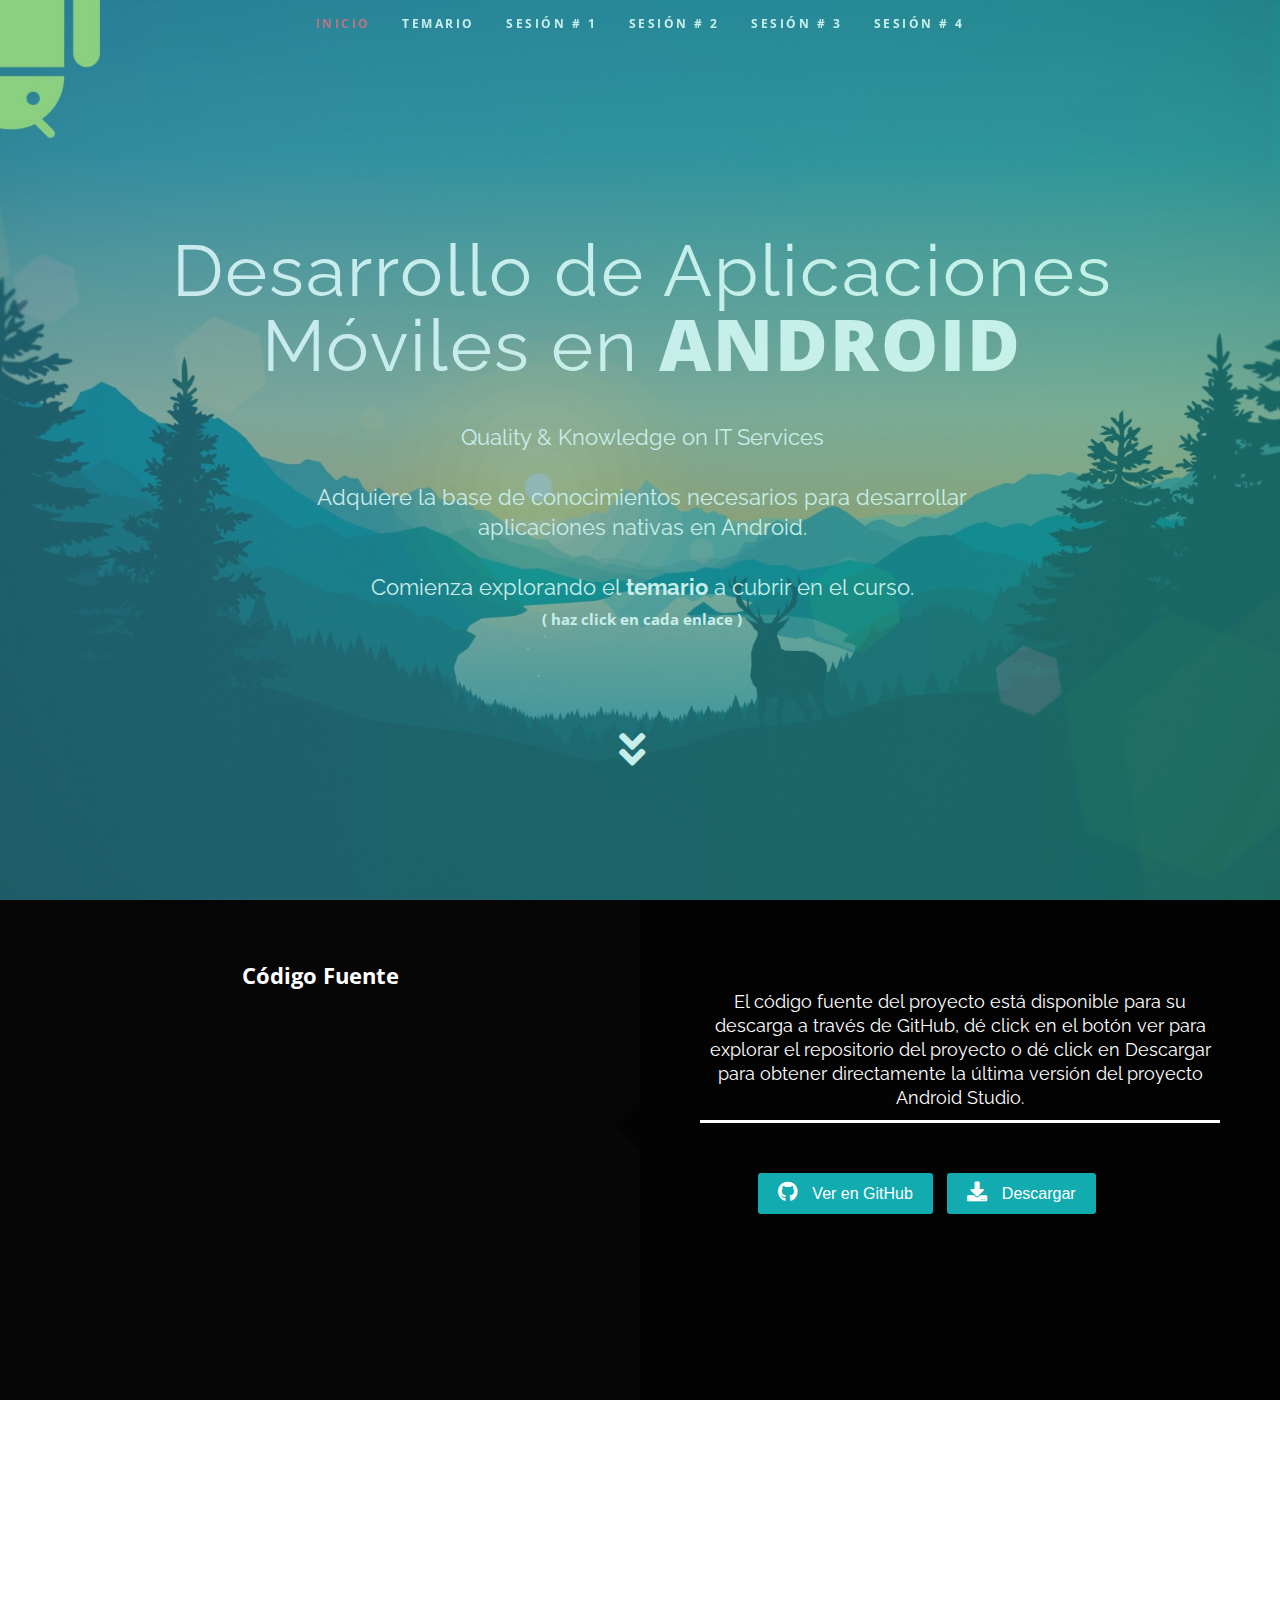
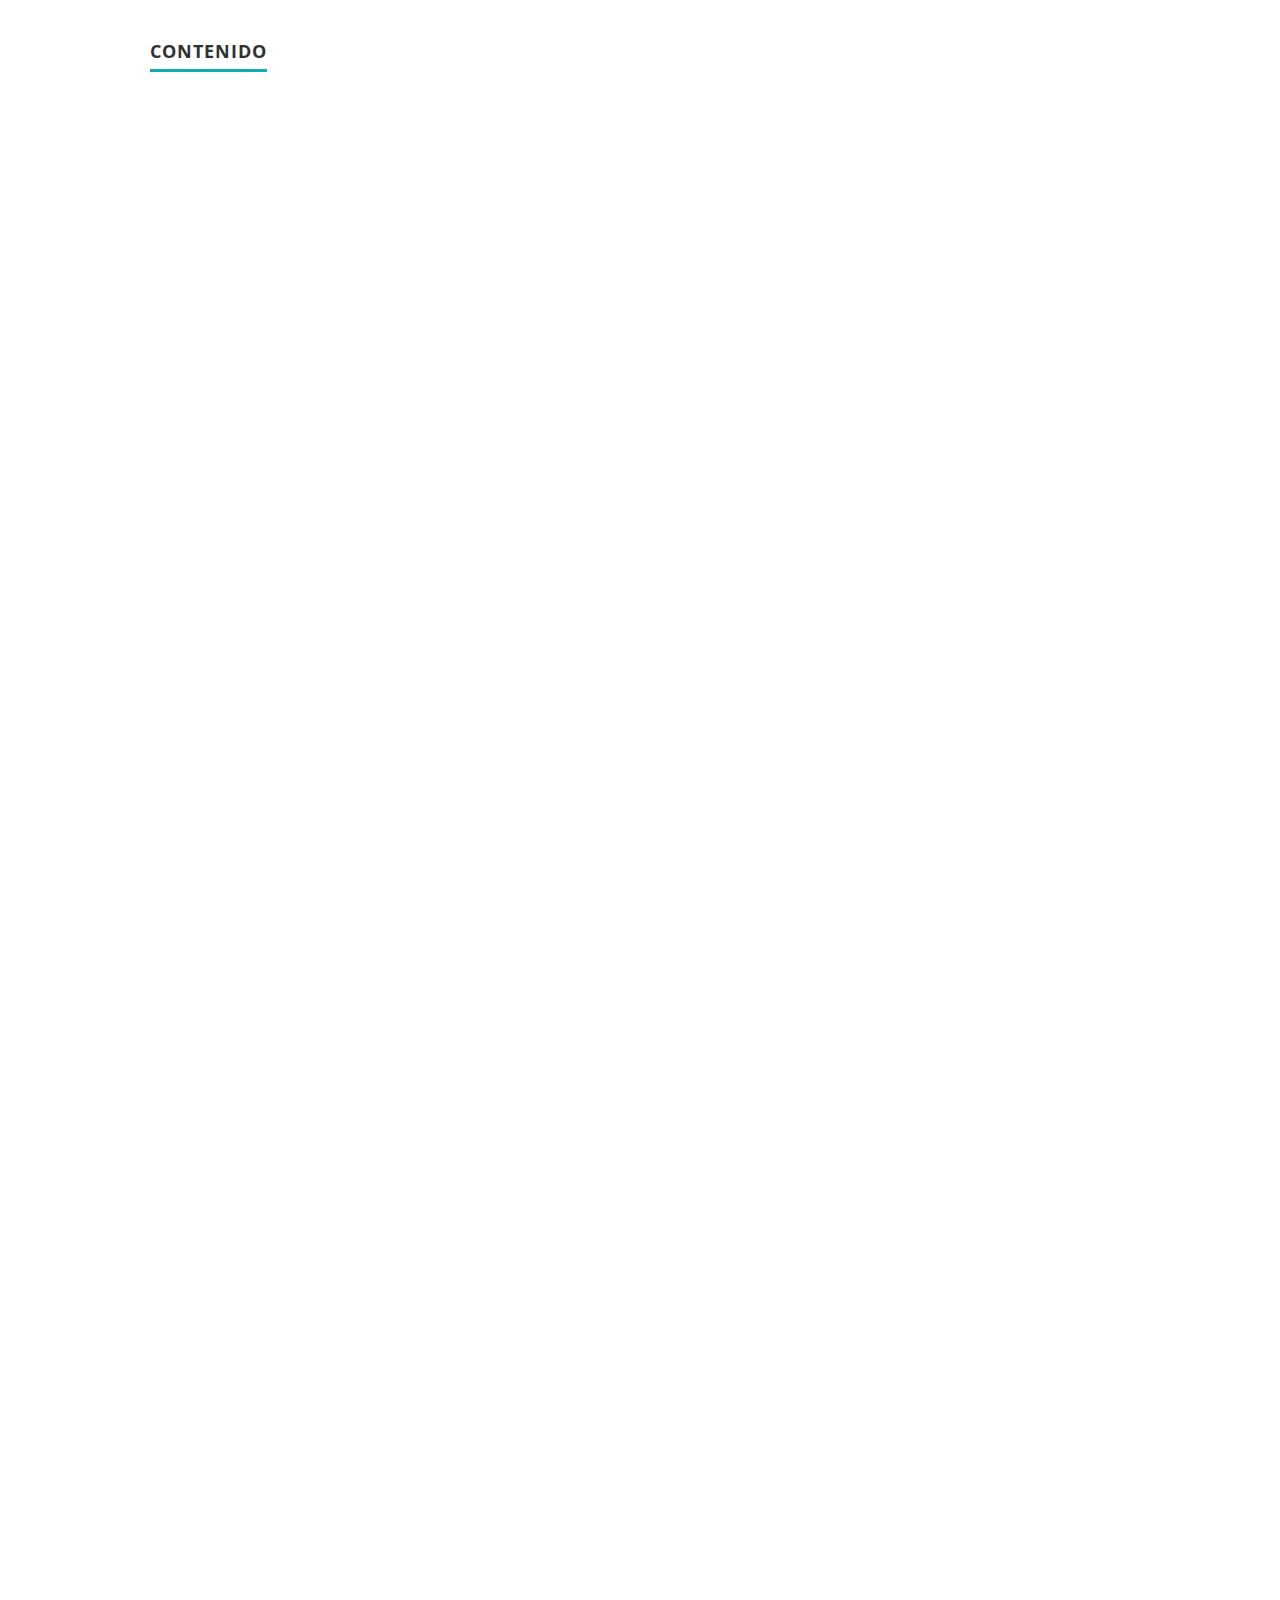
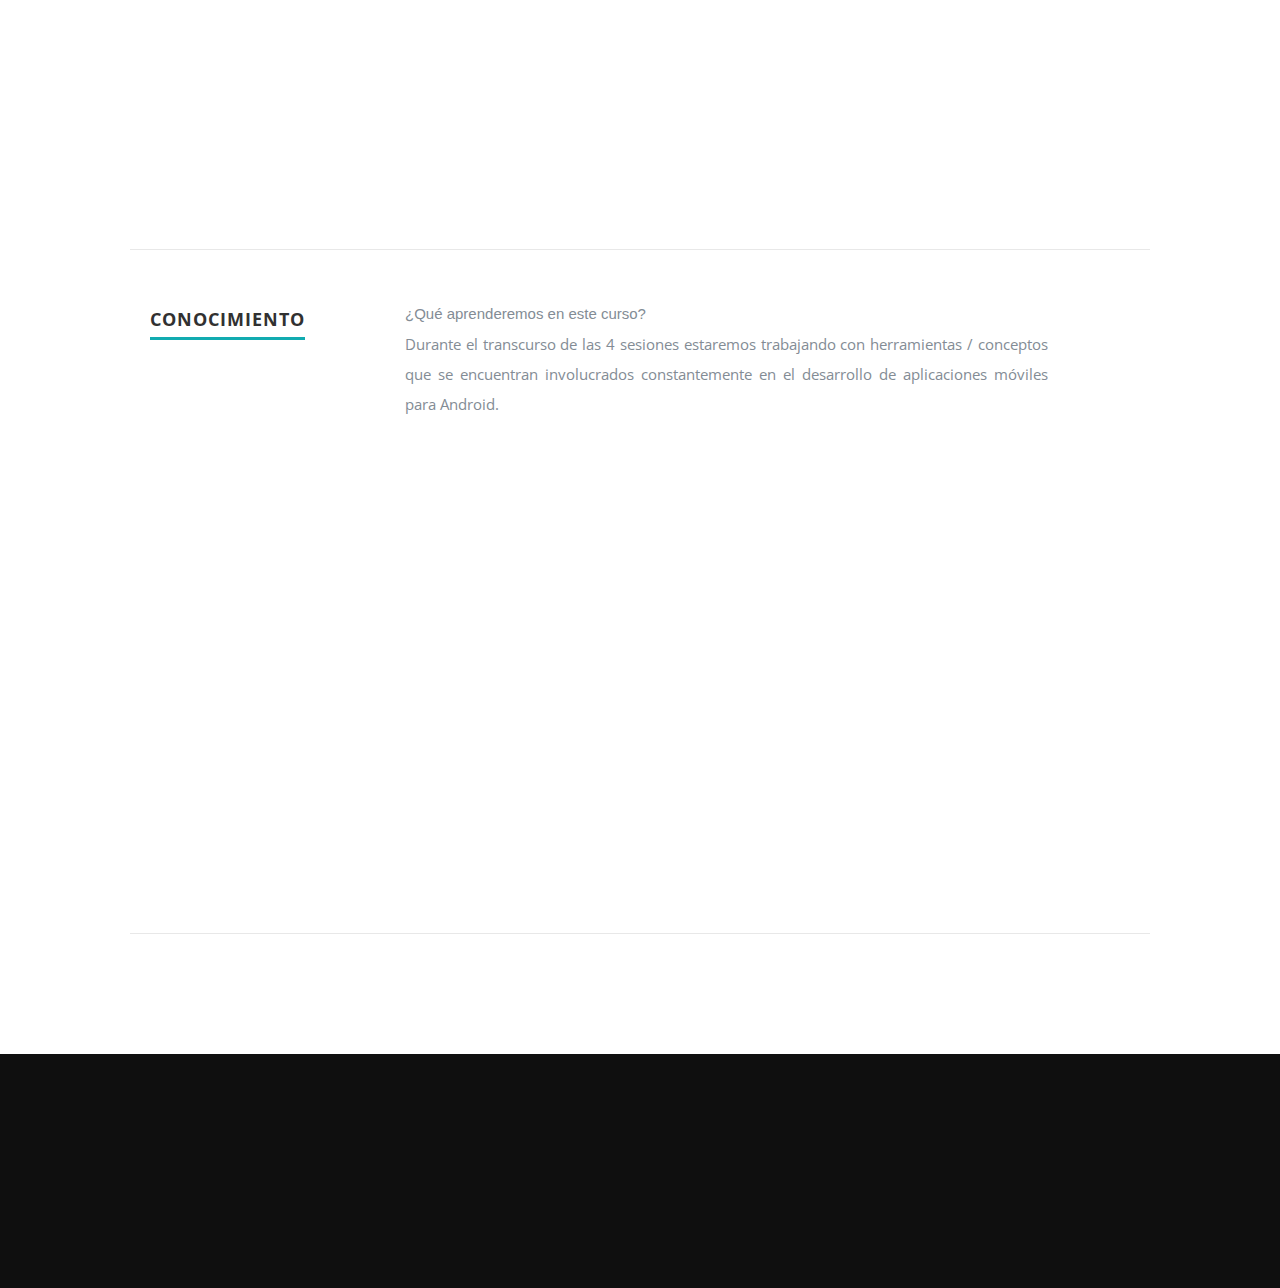
<file: index.html>
<!DOCTYPE html>
<!--[if lt IE 8 ]><html class="no-js ie ie7" lang="en"> <![endif]-->
<!--[if IE 8 ]><html class="no-js ie ie8" lang="en"> <![endif]-->
<!--[if (gte IE 8)|!(IE)]><!-->
<html class="no-js" lang="en">
<!--<![endif]-->

<head>
  <!--- basic page needs -->
  <meta charset="utf-8">
  <title>travelapp</title>
  <meta name="description" content="">
  <meta name="author" content="">
  <!-- mobile specific metas -->
  <meta name="viewport" content="width=device-width, initial-scale=1, maximum-scale=1">
  <!-- css -->
  <link rel="stylesheet" href="css/default.css">
  <link rel="stylesheet" href="css/style.css">
  <link rel="stylesheet" href="css/responsive.css">
  <link rel="stylesheet" href="css/animate.css">
  <!-- script -->
  <script src="js/modernizr.js"></script>
  <!-- favicons -->
  <link rel="shortcut icon" href="images/qacg.ico">
</head>

<body>
  <!-- preloader -->
  <div id="preloader">
    <div class="loader"></div>
  </div>
  <!--preloader end-->
  <!-- header section -->
  <header id="home">
    <nav id="m-nav">
      <a class="mobile-btn" href="#m-nav" title="Show navigation">Show navigation</a>
      <a class="mobile-btn" href="#" title="Hide navigation">Hide navigation</a>
      <ul id="nav" class="nav">
        <li class="current"><a class="smoothscroll" href="#home">Inicio</a></li>
        <li><a class="smoothscroll" href="#agenda">Temario</a></li>
        <li><a href="session-one.html">Sesión # 1</a></li>
        <li><a href="session-two.html">Sesión # 2</a></li>
        <li><a href="session-three.html">Sesión # 3</a></li>
        <li><a href="session-four.html">Sesión # 4</a></li>
      </ul>
    </nav>
    <div class="row banner">
      <div class="banner-text">
        <h1 class="responsive-headline wow zoomIn">Desarrollo de Aplicaciones Móviles en <span>Android</span></h1>
        <h3 class="wow fadeInUp">
            Quality & Knowledge on IT Services
            <br>
            <br>
            Adquiere la base de conocimientos necesarios para desarrollar aplicaciones nativas en Android.
            <br>
            <br>
            Comienza explorando el <a class="smoothscroll" href="#agenda">temario</a> a cubrir en el curso.
            <br>
            <span style="font-size: .7em;">( haz click en cada enlace )</span>
        </h3>
      </div>
    </div>
    <p class="scrolldown">
      <a class="smoothscroll" href="#about"><i class="fa fa-angle-double-down"></i></a>
    </p>
    <div class="header-overlay"></div>
  </header>
  <!-- header end -->
  <!-- source code -->
  <section id="topic">
    <div class="row bio-container">
      <div class="twelve columns bio-inner">
        <div class="six columns bio-left">
          <h2>Código Fuente</h2>
          <div class="pp-container">
            <img class="picture wow zoomIn" src="images/source-code.png" alt="" style="background: white; padding: 24px;" />
          </div>
        </div>
        <div class="six columns main-col wow fadeIn">
          <div class="arrow-left"></div>
          <p>
            <h3>
              El código fuente del proyecto está disponible para su descarga a través de GitHub, dé click en el botón ver para explorar el repositorio del proyecto o dé click en Descargar para obtener directamente la última versión del proyecto Android Studio.
            </h3>
          </p>
          <div class="row">
            <div class="six columns download">
              <p align="center">
                <a href="https://github.com/hercarr/travelapp" target="_blank" class="button"><i class="fab fa-github"></i>Ver en GitHub</a>
                <a href="https://github.com/hercarr/travelapp/archive/master.zip" class="button" target="_blank"><i class="fa fa-download"></i>Descargar</a>
              </p>
            </div>
          </div>
        </div>
      </div>
    </div>
  </section>
  <!-- source code end -->
  <!-- agenda section -->
  <section id="agenda">
    <h1 class="section-title wow fadeInDown">Temario</h1>
    <!-- contenido -->
    <div class="row education">
      <div class="three columns header-col">
        <h2><span>Contenido</span></h2>
      </div>
      <div class="nine columns main-col">
        <div class="education-timeline">
          <ul class="timeline wow fadeInUp">
            <li class="timeline-event">
              <label class="timeline-event-icon"></label>
              <div class="timeline-event-copy">
                <p class="timeline-event-thumbnail">Sesión # 1</p>
                <h3>Construcción de una aplicación</h3>
                <p>
                  Android como plataforma / framework para el desarrollo de aplicaciones móviles
                  <br>
                  <a href="https://www.android.com/" target="_blank">¿Qué es Android?</a>
                  <br>
                  <a href="https://developer.android.com/guide/platform/" target="_blank">Arquitectura de la plataforma</a>
                  <br>
                  <a href="https://developer.android.com/kotlin/" target="_blank">Lenguajes de programación</a>
                  <br>
                  <a href="https://developer.android.com/guide/components/fundamentals" target="_blank">Componentes principales de una aplicación</a>
                  <br>
                  <a href="https://developer.android.com/guide/components/activities/process-lifecycle" target="_blank">Ciclo de vida de una aplicación</a>
                  <br>
                  <a href="https://developer.android.com/studio/" target="_blank">Android Studio</a>
                  <br>
                  <a href="https://developer.android.com/studio/build/" target="_blank">Gradle</a>
                  <br>
                  Revisemos la estructura de una aplicación Android
                  <br>
                  <a href="https://developer.android.com/studio/projects/" target="_blank">Estructura de un proyecto</a>
                  <br>
                  <a href="https://developer.android.com/jetpack/docs/guide" target="_blank">Arquitectura de una aplicación</a>
                  <br>
                  <a href="https://developer.android.com/guide/topics/manifest/manifest-intro" target="_blank">¿Qué es el archivo “Android Manifest”?</a>
                  <br>
                  <a href="https://developer.android.com/guide/topics/manifest/manifest-intro#perms" target="_blank">¿Qué son los permisos en Android?</a>
                  <br>
                  <a href="https://developer.android.com/studio/releases/sdk-tools" target="_blank">Herramientas del SDK</a>
                  <br>
                  <a href="https://developer.android.com/reference/android/app/Activity" target="_blank">¿Qué es una actividad?</a>
                  <br>
                  <a href="https://developer.android.com/guide/components/activities/activity-lifecycle" target="_blank">Ciclo de vida de una actividad</a>
                  <br>
                  Conozcamos determinanos componentes que nos permiten crear interfaces de usuario en Android
                  <br>
                  <a href="https://developer.android.com/guide/topics/ui/declaring-layout" target="_blank">¿Qué son los “Layouts” en Android?</a>
                  <br>
                  <a href="https://developer.android.com/guide/topics/graphics/" target="_blank">Integración de recursos gráficos</a>
                  <br>
                  <a href="https://developer.android.com/guide/topics/resources/localization" target="_blank">Internacionalización</a>
                  <br>
                  <a href="https://developer.android.com/guide/topics/ui/ui-events" target="_blank">Interacción de los componentes con el usuario</a>
                  <br>
                  <a href="https://developer.android.com/guide/topics/ui/dialogs" target="_blank">Alertas o diálogos en Android</a>
                  <br>
                  <a href="https://developer.android.com/guide/components/intents-filters" target="_blank">¿Qué son los “Intents” en Android?</a>
                </p>
              </div>
            </li>
            <li class="timeline-event">
              <label class="timeline-event-icon"></label>
              <div class="timeline-event-copy">
                <p class="timeline-event-thumbnail">Sesión # 2</p>
                <h3>MVP & Recycler View</h3>
                <p>
                  Incorporemos a nuestra aplicación el patrón arquitectónico MVP, además de implementar uno de los componente más utilizados en toda aplicación Android: RecyclerView.
                  <br>
                  <a href="https://medium.com/cr8resume/make-you-hand-dirty-with-mvp-model-view-presenter-eab5b5c16e42" target="_blank">MVP</a>
                  <br>
                  <a href="https://developer.android.com/guide/components/fragments" target="_blank">¿Qué son los “Fragmentos” en Android?</a>
                  <br>
                  <a href="https://developer.android.com/guide/topics/ui/layout/recyclerview" target="_blank">¿Qué es un “Recycler View” en Android?</a>
                  <br>
                  <a href="https://developer.android.com/guide/topics/ui/binding" target="_blank">¿Qué es un “Adapter View” en Android?</a>
                </p>
              </div>
            </li>
            <li class="timeline-event">
              <label class="timeline-event-icon"></label>
              <div class="timeline-event-copy">
                <p class="timeline-event-thumbnail">Sesión # 3</p>
                <h3>Integración de librerias</h3>
                <p>
                  Integremos a nuestra aplicación algunas de las librerias más utilizadas en el desarrollo de aplicaciones Android.
                  <br>
                  <a href="https://square.github.io/retrofit/" target="_blank">Retrofit - Consumo de servicio Web</a>
                  <br>
                  <a href="https://github.com/google/gson" target="_blank">Gson - Conversión de objetos JSON</a>
                  <br>
                  <a href="https://github.com/bumptech/glide" target="_blank">Glide - Descarga de imágenes </a>
                  <br>
                  <a href="https://realm.io/products/realm-database/" target="_blank">Realm - Base de datos local</a>
                </p>
              </div>
            </li>
            <li class="timeline-event">
              <label class="timeline-event-icon"></label>
              <div class="timeline-event-copy">
                <p class="timeline-event-thumbnail">Sesión # 4</p>
                <h3>Publicación en tienda & Google Maps</h3>
                <p>
                  Conoceremos el proceso de publicación en tienda, además integraremos el uso de Google Maps en nuestra aplicación.
                  <br>
                  <a href="https://developer.android.com/studio/publish/" target="_blank">Publicación en Tienda</a>
                  <br>
                  <a href="https://developers.google.com/maps/documentation/android-sdk/intro" target="_blank">Google Maps - Integración de mapas</a>
                </p>
              </div>
            </li>
          </ul>
        </div>
        <!-- Education Timeline End -->
      </div>
      <!-- main-col end -->
    </div>
    <!-- End Education -->
    <!-- awards -->
    <div class="row awards">
      <div class="three columns header-col">
        <h2><span>Conocimiento</span></h2>
      </div>
      <div class="nine columns main-col">
        <strong>¿Qué aprenderemos en este curso?</strong>
        <br>
        <p>Durante el transcurso de las 4 sesiones estaremos trabajando con herramientas / conceptos que se encuentran involucrados constantemente en el desarrollo de aplicaciones móviles para Android.</p>
        <div class="award-list">
          <ul>
            <li class="wow fadeIn">
              <span><i class="fa fa-desktop fa-5x pull-left fa-fw"></i></span>
              <h3>Android Studio</h3>
              <h5>Utilizaremos el IDE oficial para el desarrollo de aplicaciones Android</h5>
              <h4><a href="https://developer.android.com/studio/" target="_blank">Download</a></h4>
            </li>
            <li class="wow fadeIn">
              <span><i class="fa fa-code fa-5x pull-left fa-fw"></i></span>
              <h3>Debug</h3>
              <h5>Realizaremos debug de nuestra aplicacion directamente en nuestro dispositivo</h5>
              <h4><a href="https://developer.android.com/studio/run/device" target="_blank">review</a></h4>
            </li>
            <li class="wow fadeIn">
              <span><i class="fa fa-image fa-5x pull-left fa-fw"></i></span>
              <h3>Material Design</h3>
              <h5>Diseño de nuestra aplicación siguiendo los lineamientos de Google</h5>
              <h4><a href="https://material.io/develop/android/" target="_blank">review</a></h4>
            </li>
            <li class="wow fadeIn">
              <span><i class="fa fa-list fa-5x pull-left fa-fw"></i></span>
              <h3>Design Patterns</h3>
              <h5>Implementaremos patrones de diseño comunes en las apps publicadas</h5>
              <h4><a href="http://pttrns.com/android-patterns" target="_blank">review</a></h4>
            </li>
          </ul>
        </div>
        <!-- end awards list -->
      </div>
      <!-- main-col end -->
    </div>
    <!-- awards end -->
  </section>
  <!-- agenda section end -->
  <!-- footer -->
  <footer>
    <div class="row wow fadeInUp" style="color: white;">
      <div class="twelve columns">
        <span>Quality & Knowledge on IT Services | 2018 | Ciudad de México</span>
        <ul class="social-links">
          <li><i class="fab fa-android"></i></li>
        </ul>
        Alejandro Salazar | Gerardo Epitacio | Víctor Hernández
      </div>
      <div id="go-top"><a class="smoothscroll" title="Back to Top" href="#home"><i class="fa fa-chevron-up"></i></a></div>
    </div>
  </footer>
  <!-- footer end-->
  <!-- java script -->
  <script src="js/jquery-2.1.1.min.js"></script>
  <script src="js/waypoints.js"></script>
  <script src="js/jquery.fittext.js"></script>
  <script src="js/wow.min.js"></script>
  <script src="js/jquery.nicescroll.min.js"></script>
  <script src="js/script.js"></script>
</body>

</html>
</file>
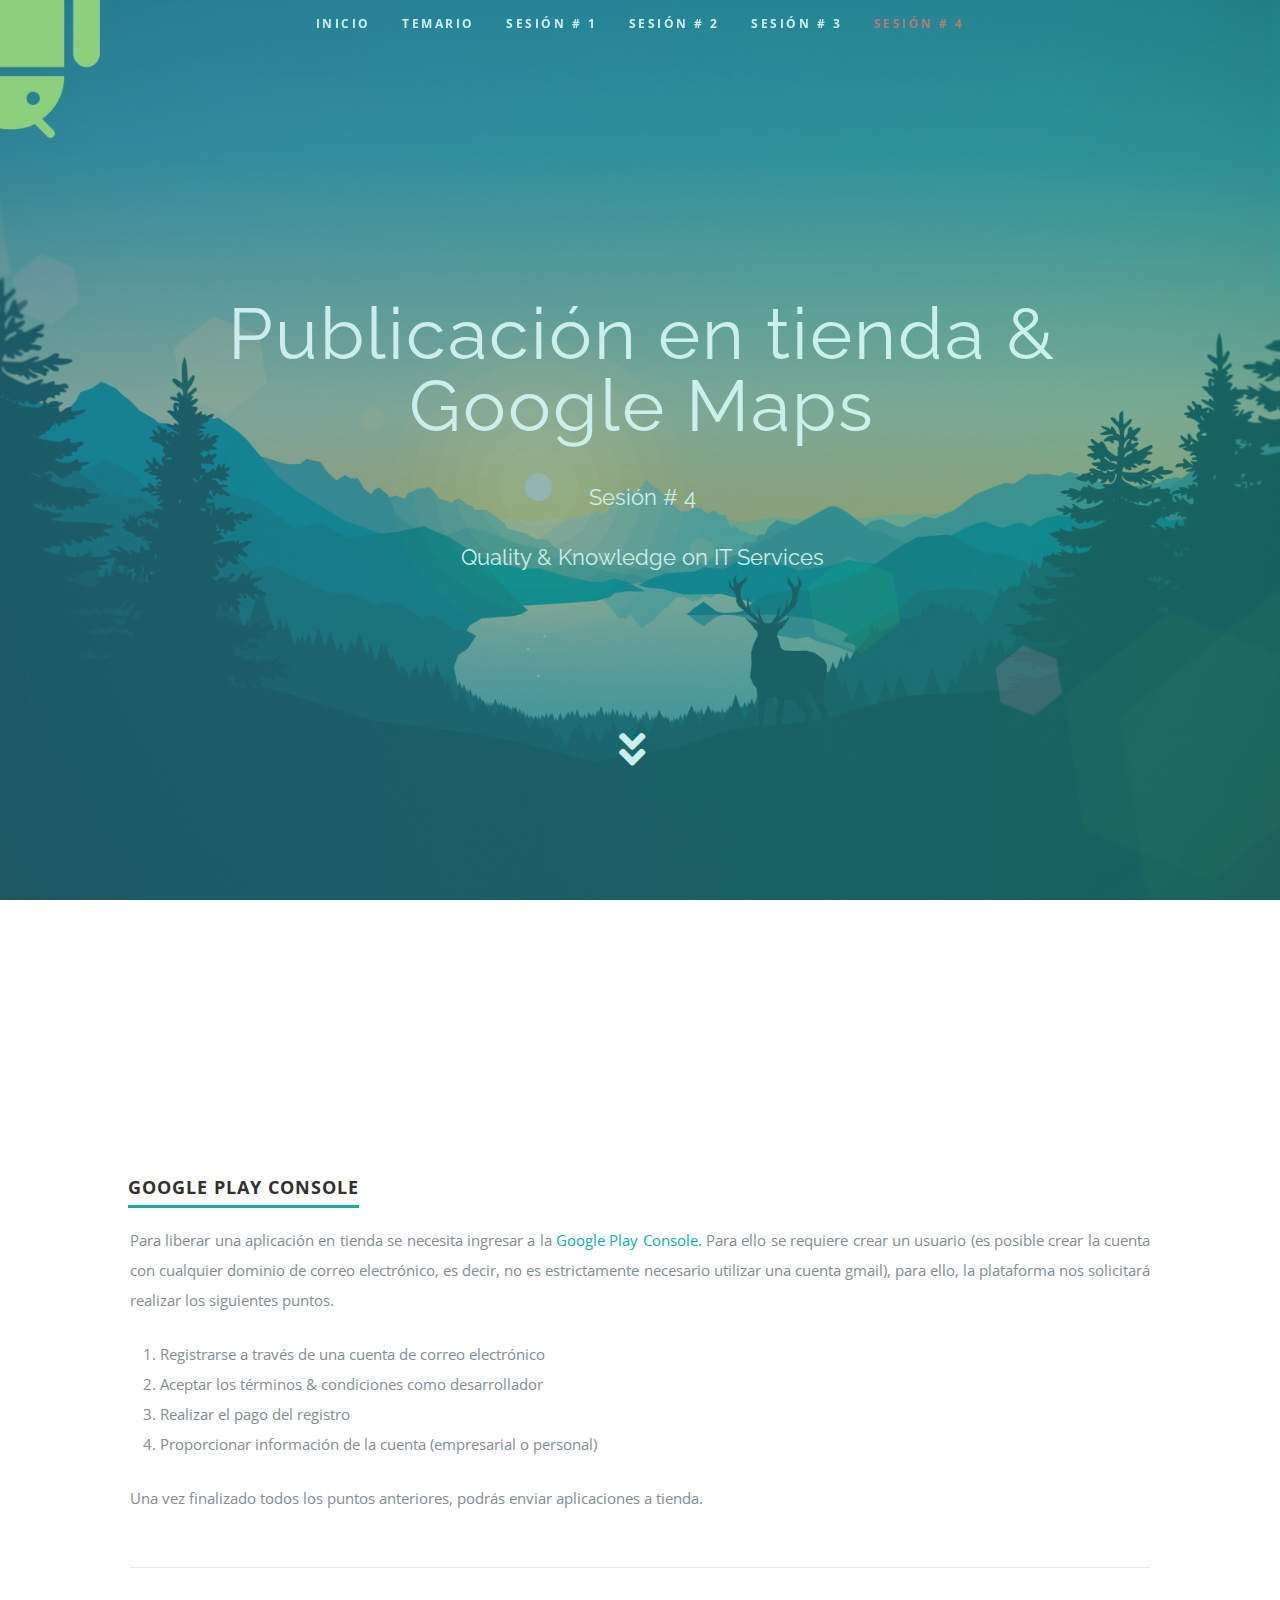
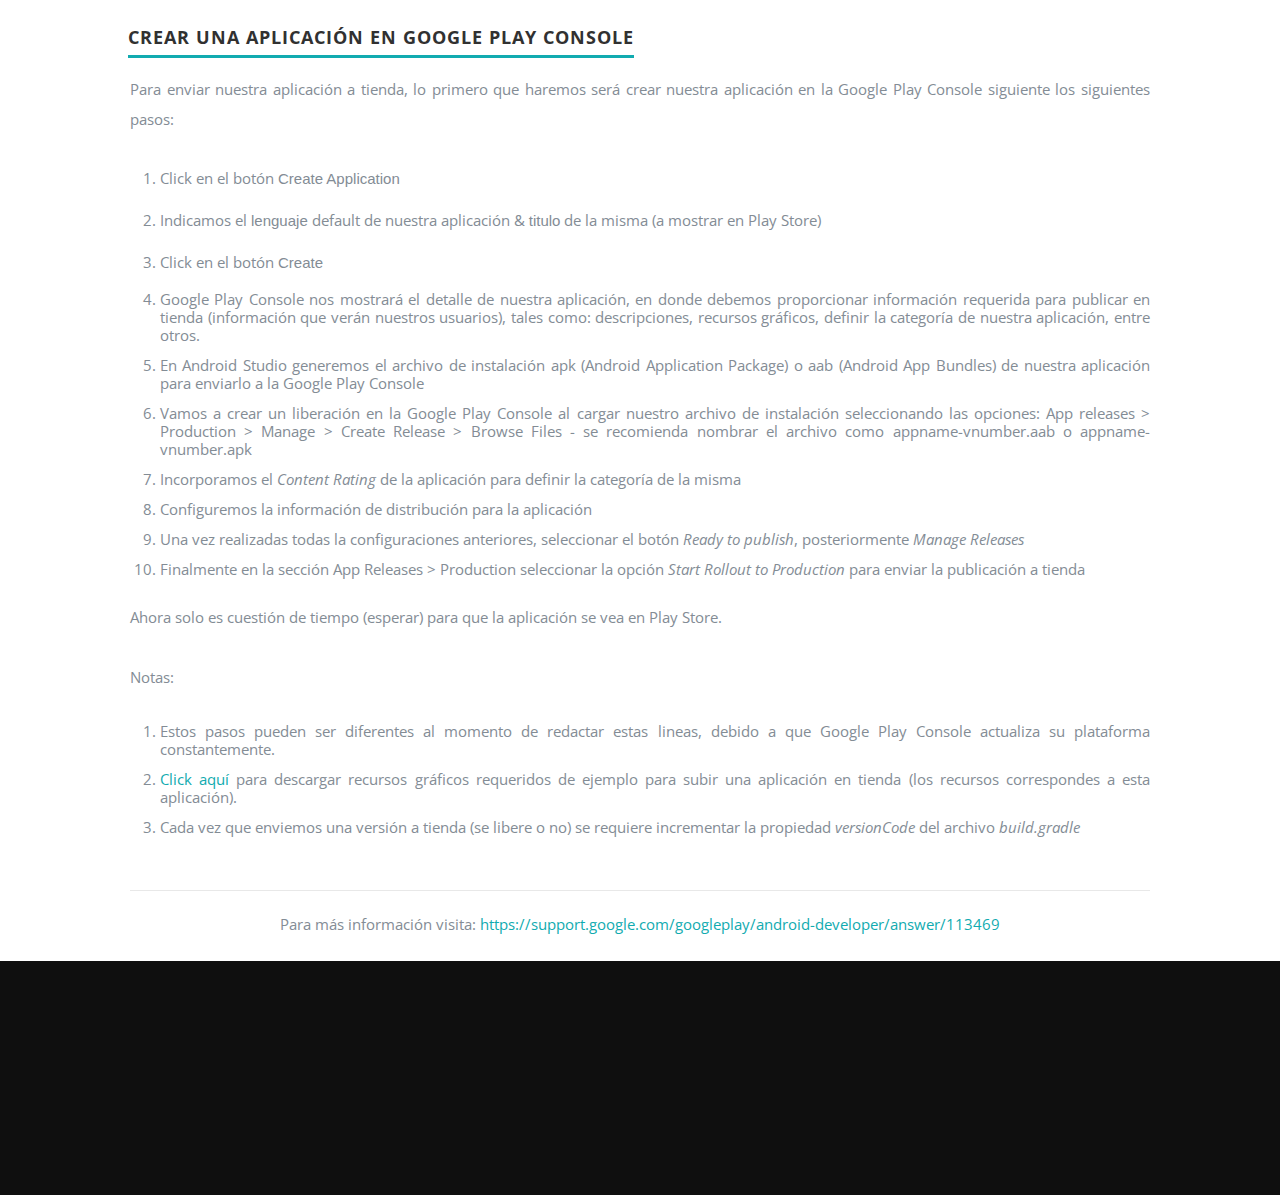
<file: session-four.html>
<!DOCTYPE html>
<!--[if lt IE 8 ]><html class="no-js ie ie7" lang="en"> <![endif]-->
<!--[if IE 8 ]><html class="no-js ie ie8" lang="en"> <![endif]-->
<!--[if (gte IE 8)|!(IE)]><!-->
<html class="no-js" lang="en">
<!--<![endif]-->

<head>
  <!--- basic page needs -->
  <meta charset="utf-8">
  <title>travelapp</title>
  <meta name="description" content="">
  <meta name="author" content="">
  <!-- mobile specific metas -->
  <meta name="viewport" content="width=device-width, initial-scale=1, maximum-scale=1">
  <!-- css -->
  <link rel="stylesheet" href="css/default.css">
  <link rel="stylesheet" href="css/style.css">
  <link rel="stylesheet" href="css/responsive.css">
  <link rel="stylesheet" href="css/animate.css">
  <!-- script -->
  <script src="js/modernizr.js"></script>
  <!-- favicons -->
  <link rel="shortcut icon" href="images/qacg.ico">
</head>

<body>
  <!-- preloader -->
  <div id="preloader">
    <div class="loader"></div>
  </div>
  <!--preloader end-->
  <!-- header section -->
  <header id="home">
    <nav id="m-nav">
      <a class="mobile-btn" href="#m-nav" title="Show navigation">Show navigation</a>
      <a class="mobile-btn" href="#" title="Hide navigation">Hide navigation</a>
      <ul id="nav" class="nav">
        <li><a href="index.html">Inicio</a></li>
        <li><a href="index.html#agenda">Temario</a></li>
        <li><a href="session-one.html">Sesión # 1</a></li>
        <li><a href="session-two.html">Sesión # 2</a></li>
        <li><a href="session-three.html">Sesión # 3</a></li>
        <li class="current"><a href="#">Sesión # 4</a></li>
      </ul>
    </nav>
    <div class="row banner">
      <div class="banner-text">
        <h1 class="responsive-headline wow zoomIn">Publicación en tienda & Google Maps</h1>
        <h3 class="wow fadeInUp">
            Sesión # 4
            <br>
            <br>
            Quality & Knowledge on IT Services
        </h3>
      </div>
    </div>
    <p class="scrolldown">
      <a class="smoothscroll" href="#about"><i class="fa fa-angle-double-down"></i></a>
    </p>
    <div class="header-overlay"></div>
  </header>
  <!-- header end -->
  <!-- section start -->
 	<section id="agenda">
    <!-- what's android start -->
      <h1 class="section-title wow fadeInDown">Publicación en Tienda</h1>
      <div class="header-col content-header">
				<h2><span>Google Play Console</span></h2>
      </div>
      <div class="row education">
      	<p>
          Para liberar una aplicación en tienda se necesita ingresar a la <a href="https://play.google.com/apps/publish/" target="_blank">Google Play Console</a>. Para ello se requiere crear un usuario (es posible crear la cuenta con cualquier dominio de correo electrónico, es decir, no es estrictamente necesario utilizar una cuenta gmail), para ello, la plataforma nos solicitará realizar los siguientes puntos.
          <ol>
            <li>Registrarse a través de una cuenta de correo electrónico</li>
            <li>Aceptar los términos & condiciones como desarrollador</li>
            <li>Realizar el pago del registro</li>
            <li>Proporcionar información de la cuenta (empresarial o personal)</li>
          </ol>
        </p>
        <p>
          Una vez finalizado todos los puntos anteriores, podrás enviar aplicaciones a tienda.
        </p>
      </div>
      <div class="header-col content-header">
				<h2><span>Crear una Aplicación en Google Play Console</span></h2>
      </div>
      <div class="row education">
      	<p>
          Para enviar nuestra aplicación a tienda, lo primero que haremos será crear nuestra aplicación en la Google Play Console siguiente los siguientes pasos:
          <ol>
            <li>Click en el botón <strong>Create Application</strong></li>
            <li>Indicamos el <strong>lenguaje</strong> default de nuestra aplicación & <strong>titulo</strong> de la misma (a mostrar en Play Store)</li>
            <li>Click en el botón <strong>Create</strong></li>
            <li>Google Play Console nos mostrará el detalle de nuestra aplicación, en donde debemos proporcionar información requerida para publicar en tienda (información que verán nuestros usuarios), tales como: descripciones, recursos gráficos, definir la categoría de nuestra aplicación, entre otros.</li>
            <li>En Android Studio generemos el archivo de instalación apk (Android Application Package) o aab (Android App Bundles) de nuestra aplicación para enviarlo a la Google Play Console</li>
            <li>Vamos a crear un liberación en la Google Play Console al cargar nuestro archivo de instalación seleccionando las opciones: App releases > Production > Manage > Create Release > Browse Files - se recomienda nombrar el archivo como appname-vnumber.aab o appname-vnumber.apk</li>
            <li>Incorporamos el <i>Content Rating</i> de la aplicación para definir la categoría de la misma</li>
            <li>Configuremos la información de distribución para la aplicación</li>
            <li>Una vez realizadas todas la configuraciones anteriores, seleccionar el botón <i>Ready to publish</i>, posteriormente <i>Manage Releases</i></li>
            <li>Finalmente en la sección App Releases > Production seleccionar la opción <i>Start Rollout to Production</i> para enviar la publicación a tienda</li>
          </ol>
          Ahora solo es cuestión de tiempo (esperar) para que la aplicación se vea en Play Store.
        </p>
        <p>
          Notas:
          <ol>
            <li>Estos pasos pueden ser diferentes al momento de redactar estas lineas, debido a que Google Play Console actualiza su plataforma constantemente.</li>
            <li><a href="https://hercarr.github.io/travelapp/images/session-four/playstore.zip" target="_blank">Click aquí</a> para descargar recursos gráficos requeridos de ejemplo para subir una aplicación en tienda (los recursos correspondes a esta aplicación).</li>
            <li>Cada vez que enviemos una versión a tienda (se libere o no) se requiere incrementar la propiedad <i>versionCode</i> del archivo <i>build.gradle</i></li>
          </ol>
        </p>
      </div>
      <div style="text-align: center; margin-top: -30px; margin-bottom: -50px;">Para más información visita: <a href="https://support.google.com/googleplay/android-developer/answer/113469" target="_blank">https://support.google.com/googleplay/android-developer/answer/113469</a></div>
      <!-- what's android end -->
  </section>
  <!-- section end -->
  <!-- footer -->
  <footer>
    <div class="row wow fadeInUp" style="color: white;">
      <div class="twelve columns">
        <span>Quality & Knowledge on IT Services | 2018 | Ciudad de México</span>
        <ul class="social-links">
          <li><i class="fab fa-android"></i></li>
        </ul>
        Alejandro Salazar | Gerardo Epitacio | Víctor Hernández
      </div>
      <div id="go-top"><a class="smoothscroll" title="Back to Top" href="#home"><i class="fa fa-chevron-up"></i></a></div>
    </div>
  </footer>
  <!-- footer end-->
  <!-- java script -->
  <script src="js/jquery-2.1.1.min.js"></script>
  <script src="js/waypoints.js"></script>
  <script src="js/jquery.fittext.js"></script>
  <script src="js/wow.min.js"></script>
  <script src="js/jquery.nicescroll.min.js"></script>
  <script src="js/script.js"></script>
</body>

</html>
</file>
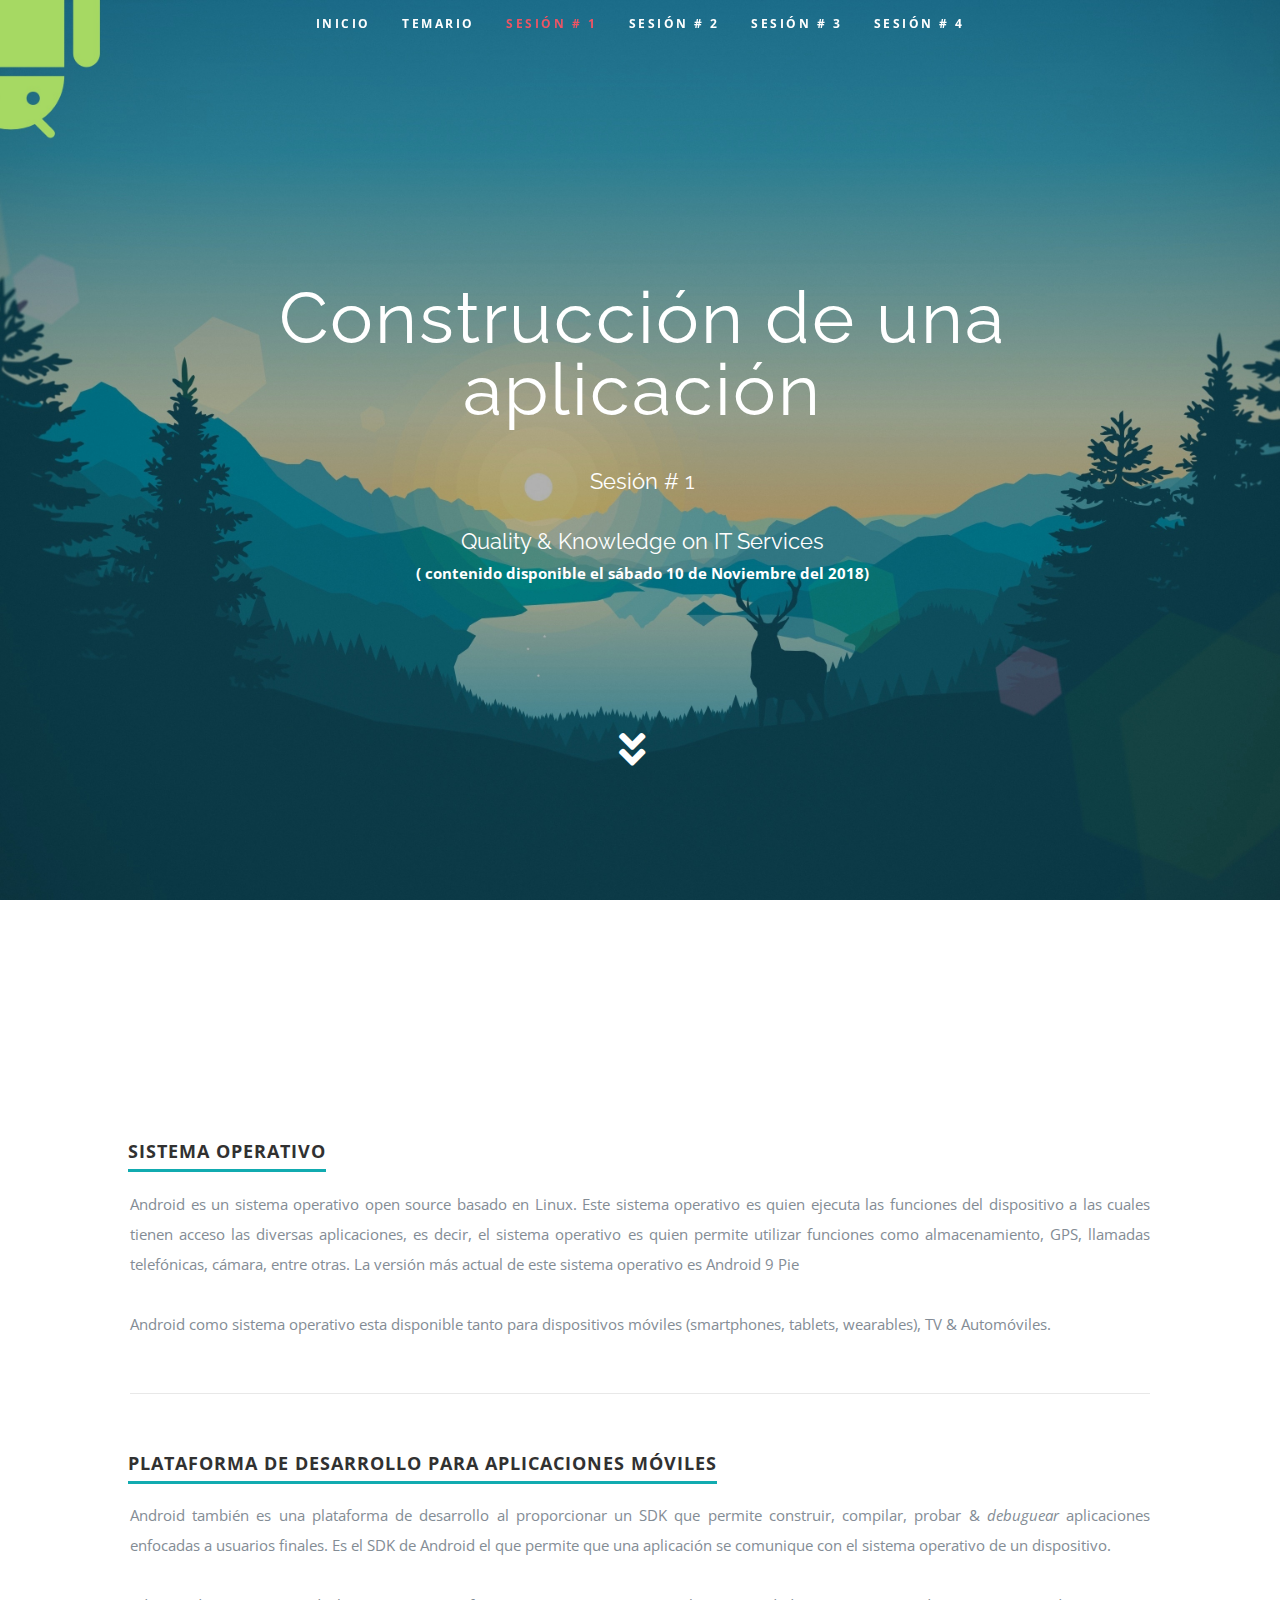
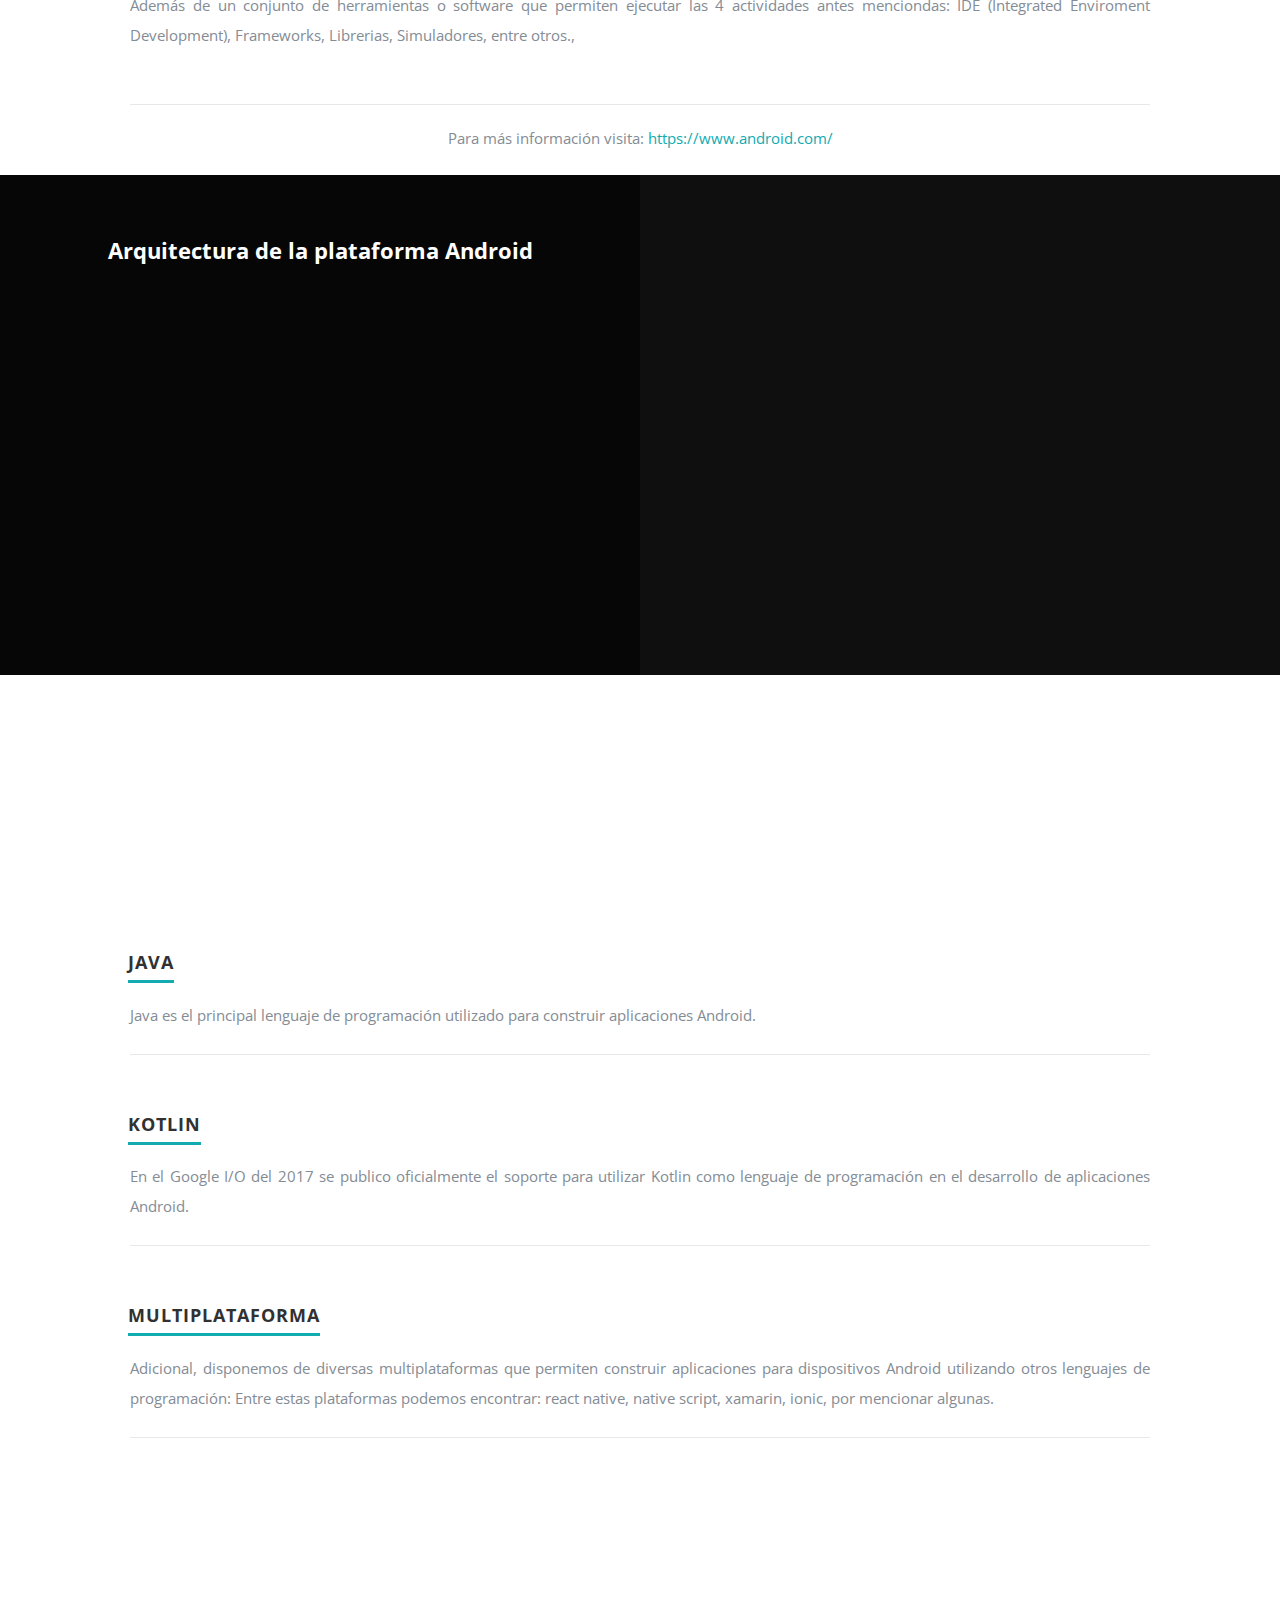
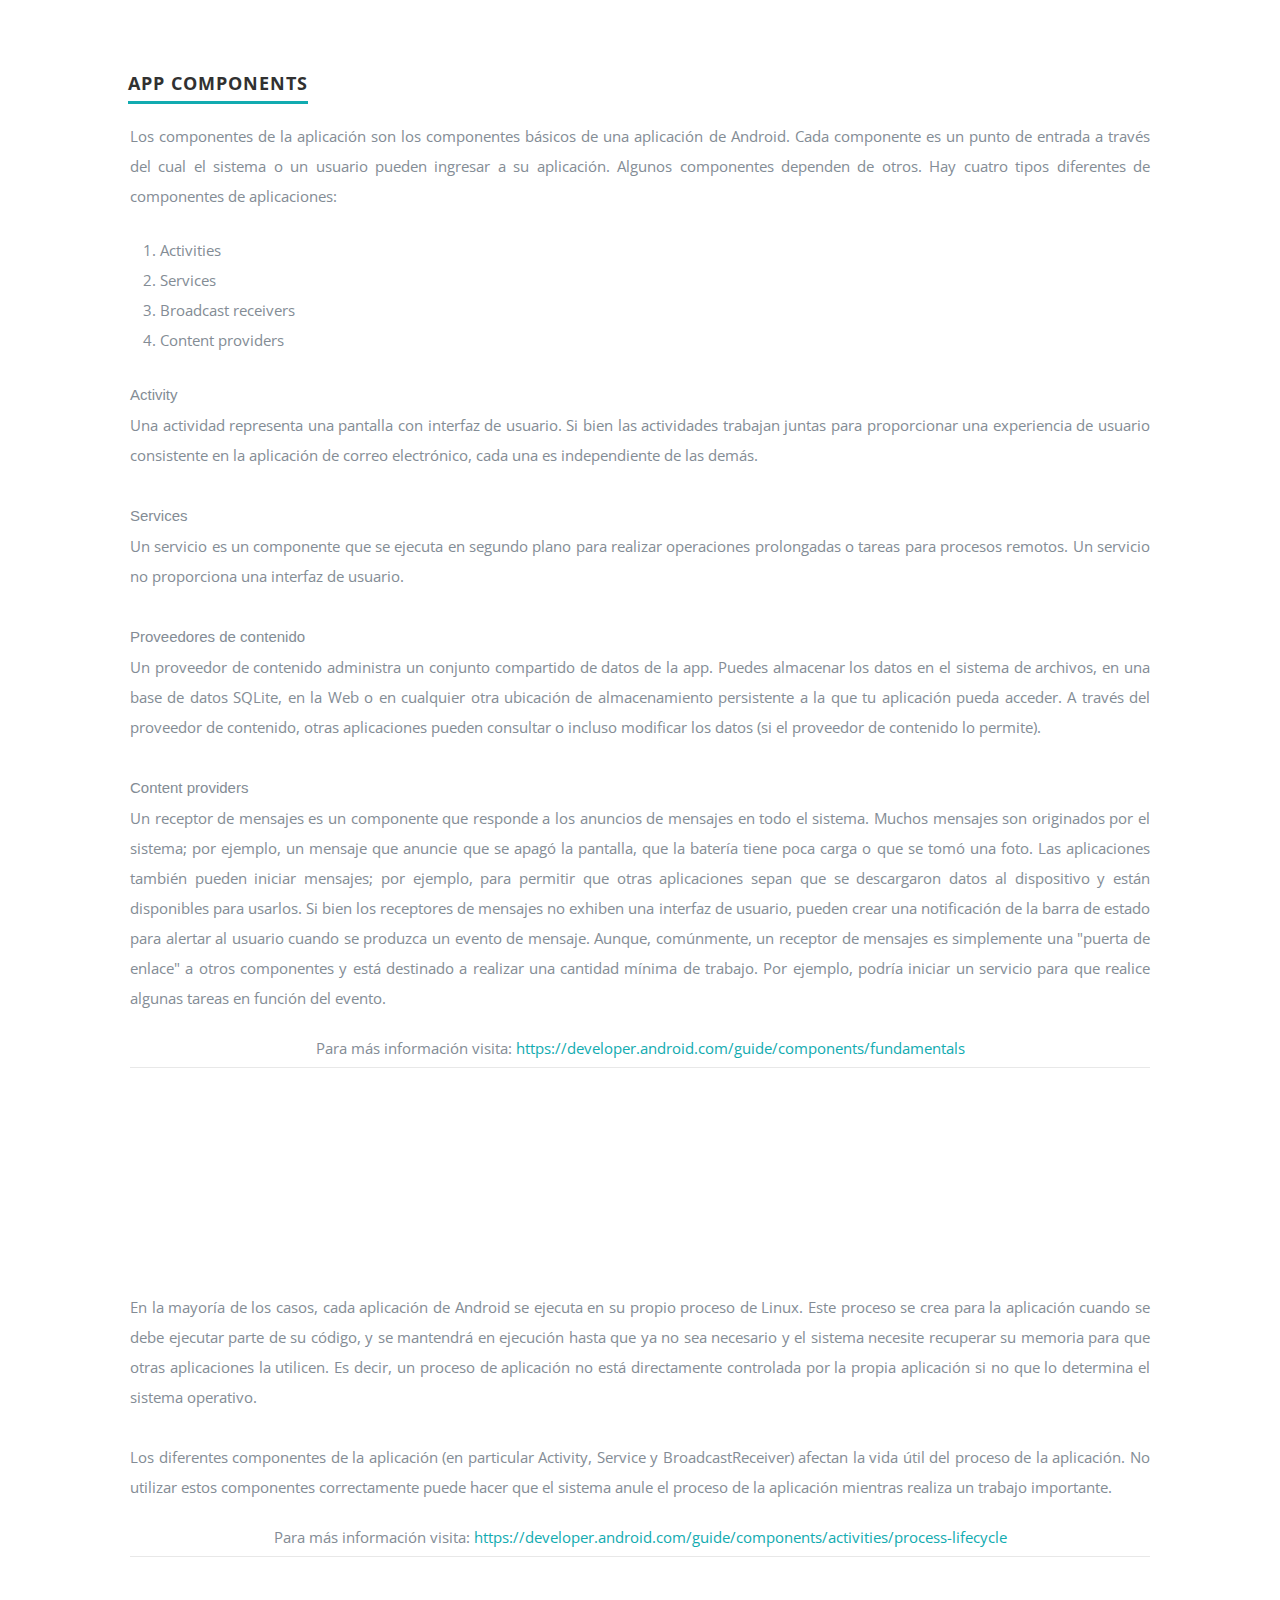
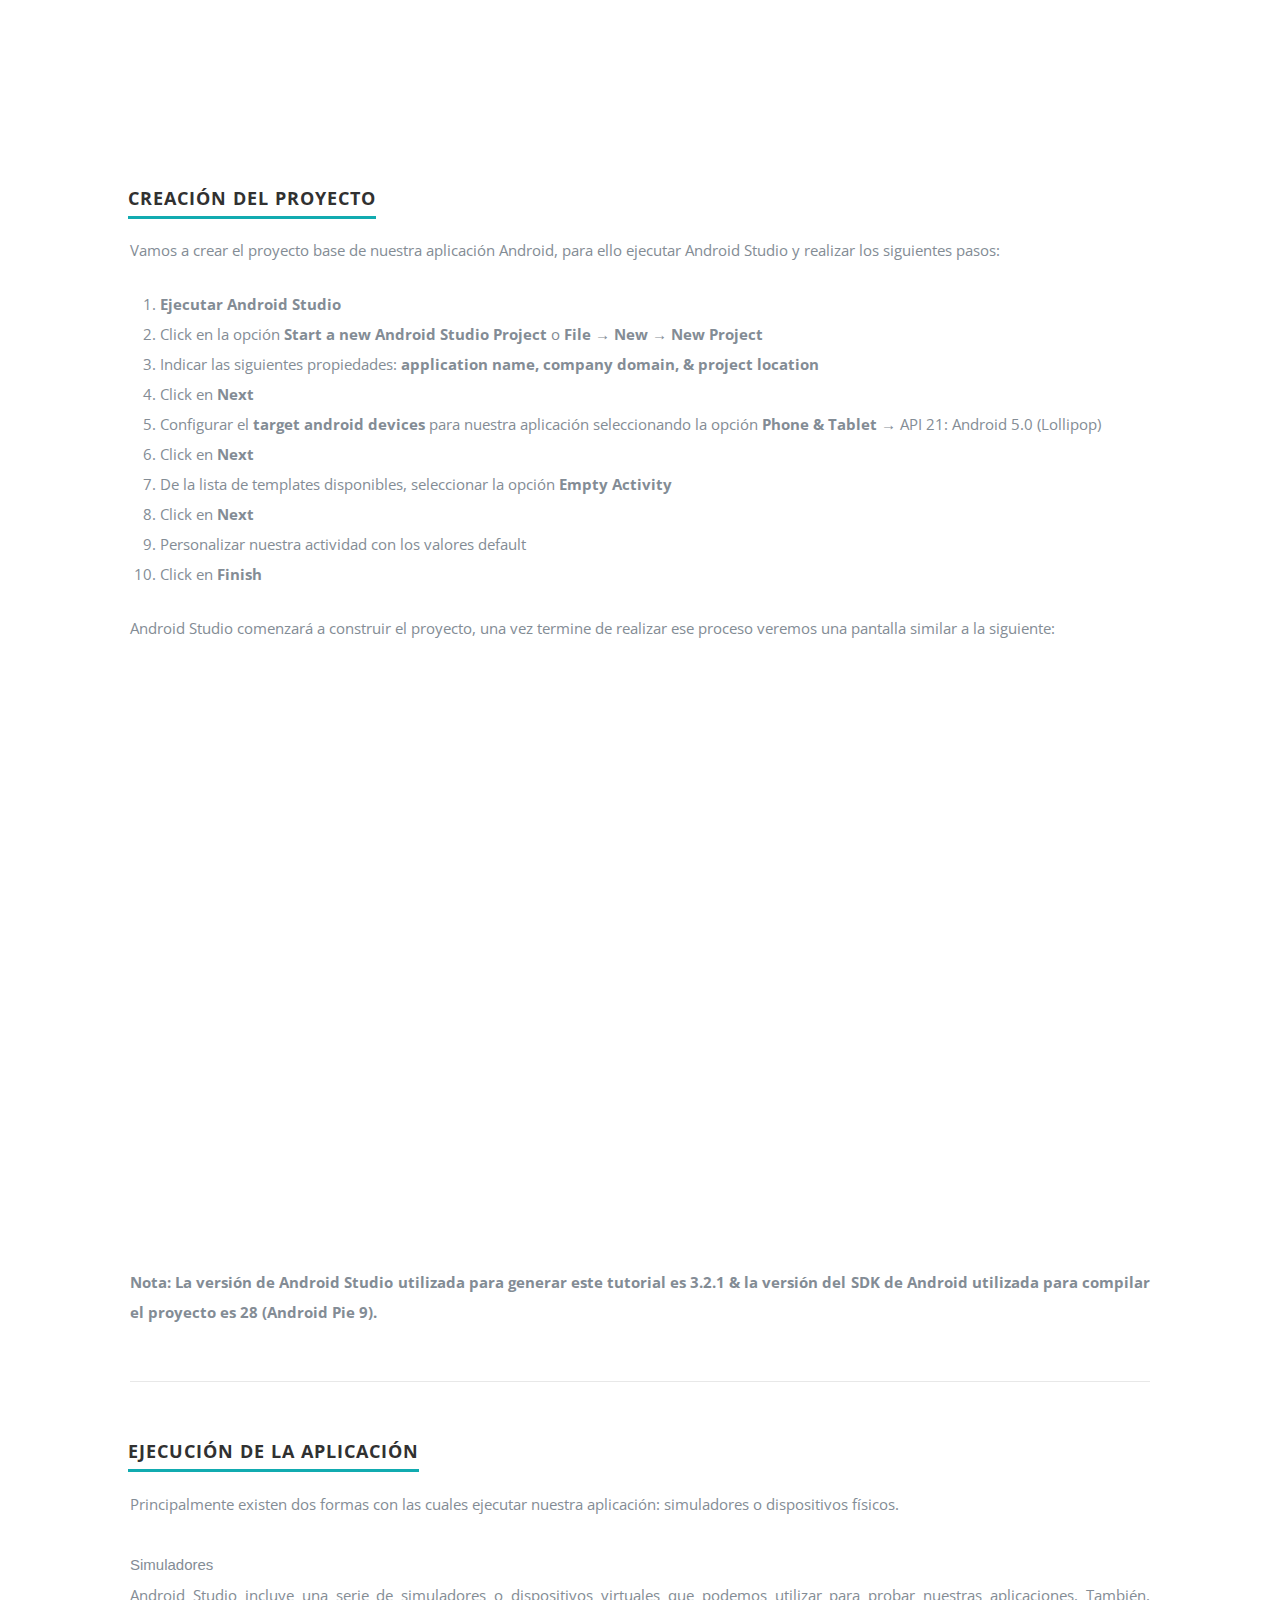
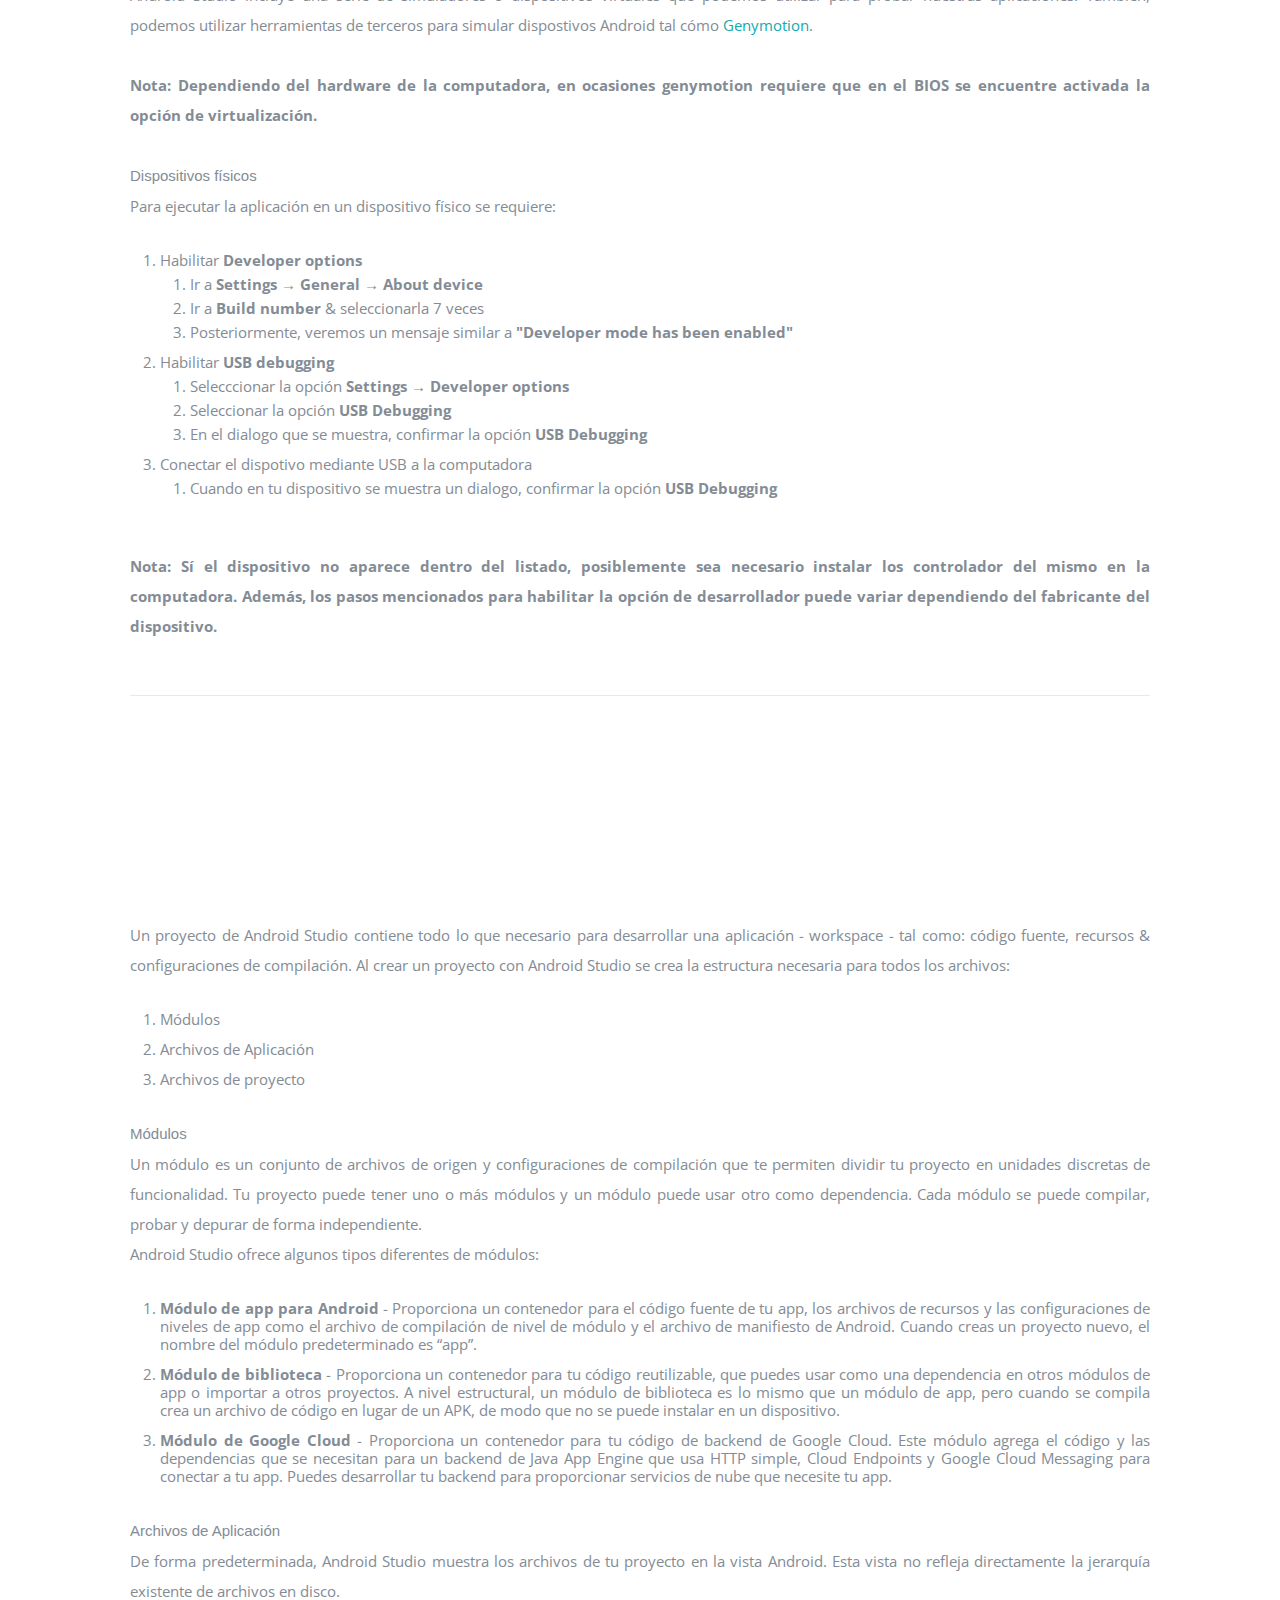
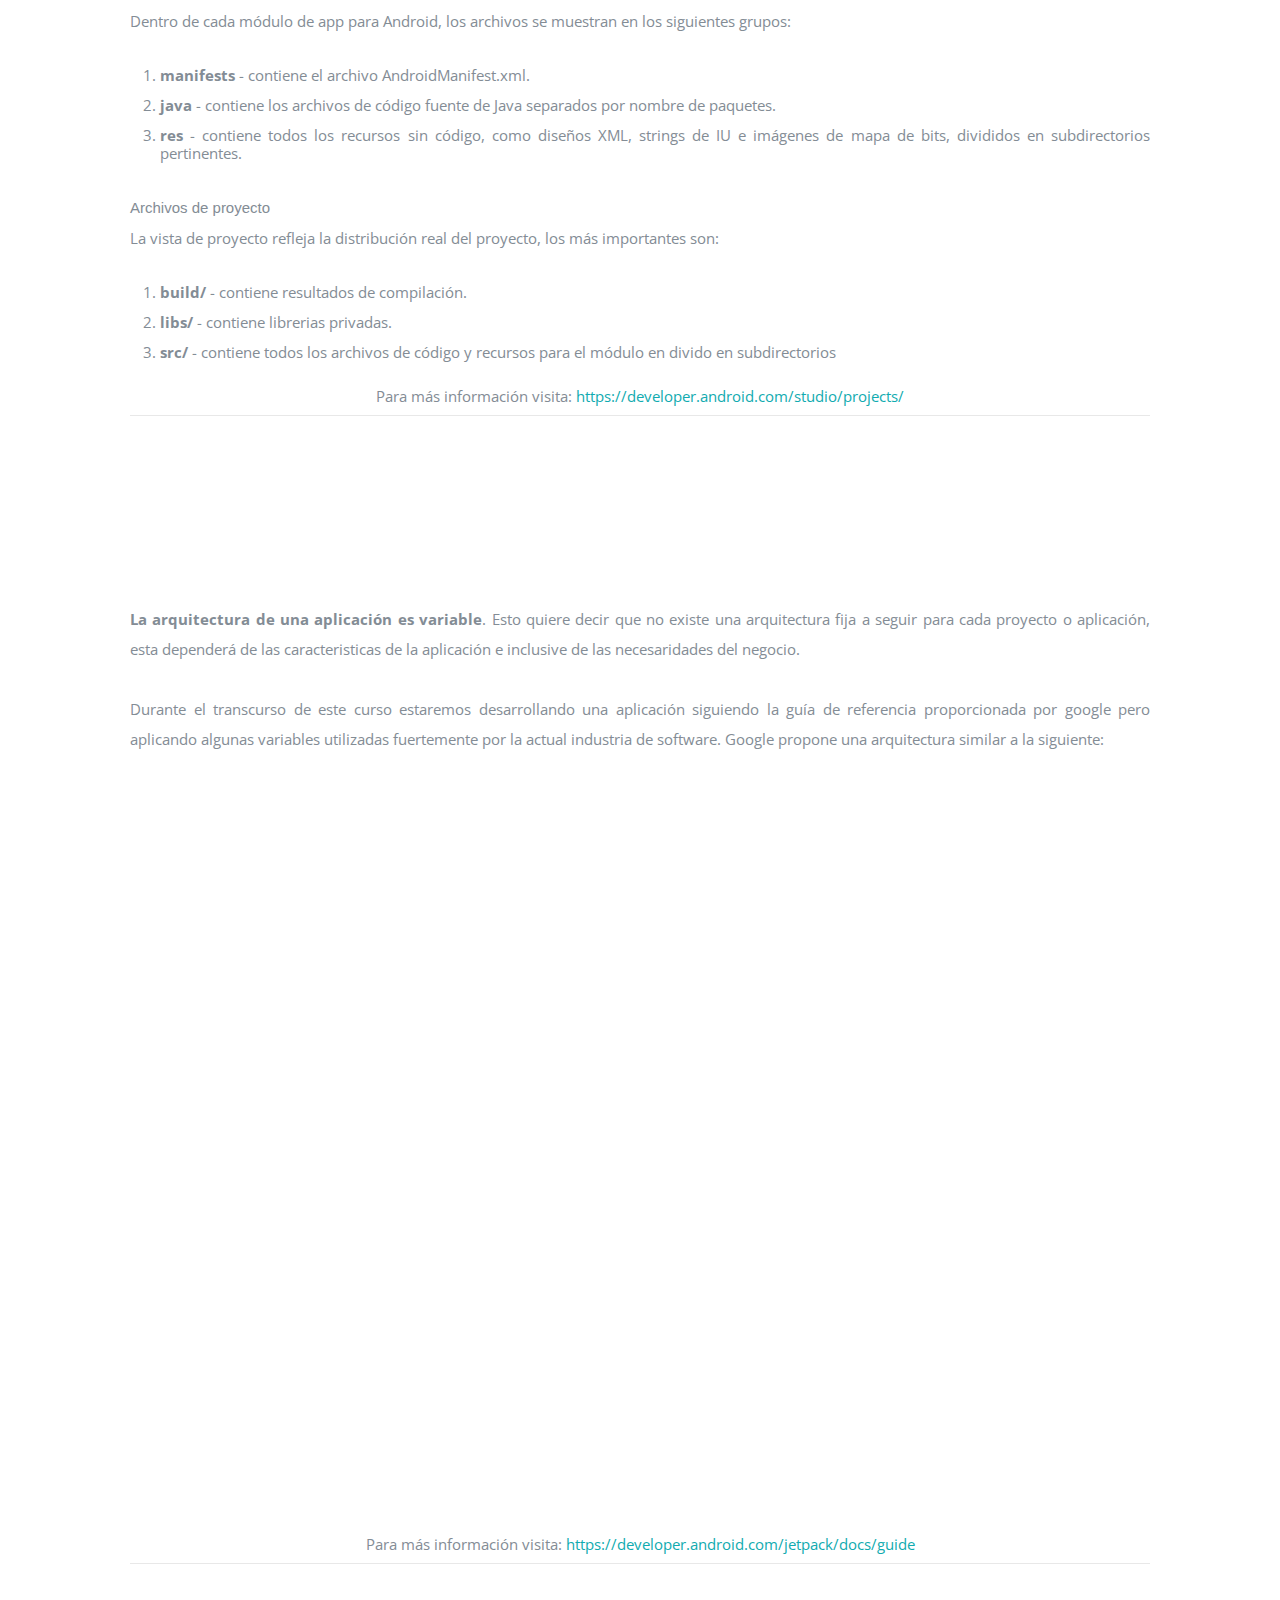
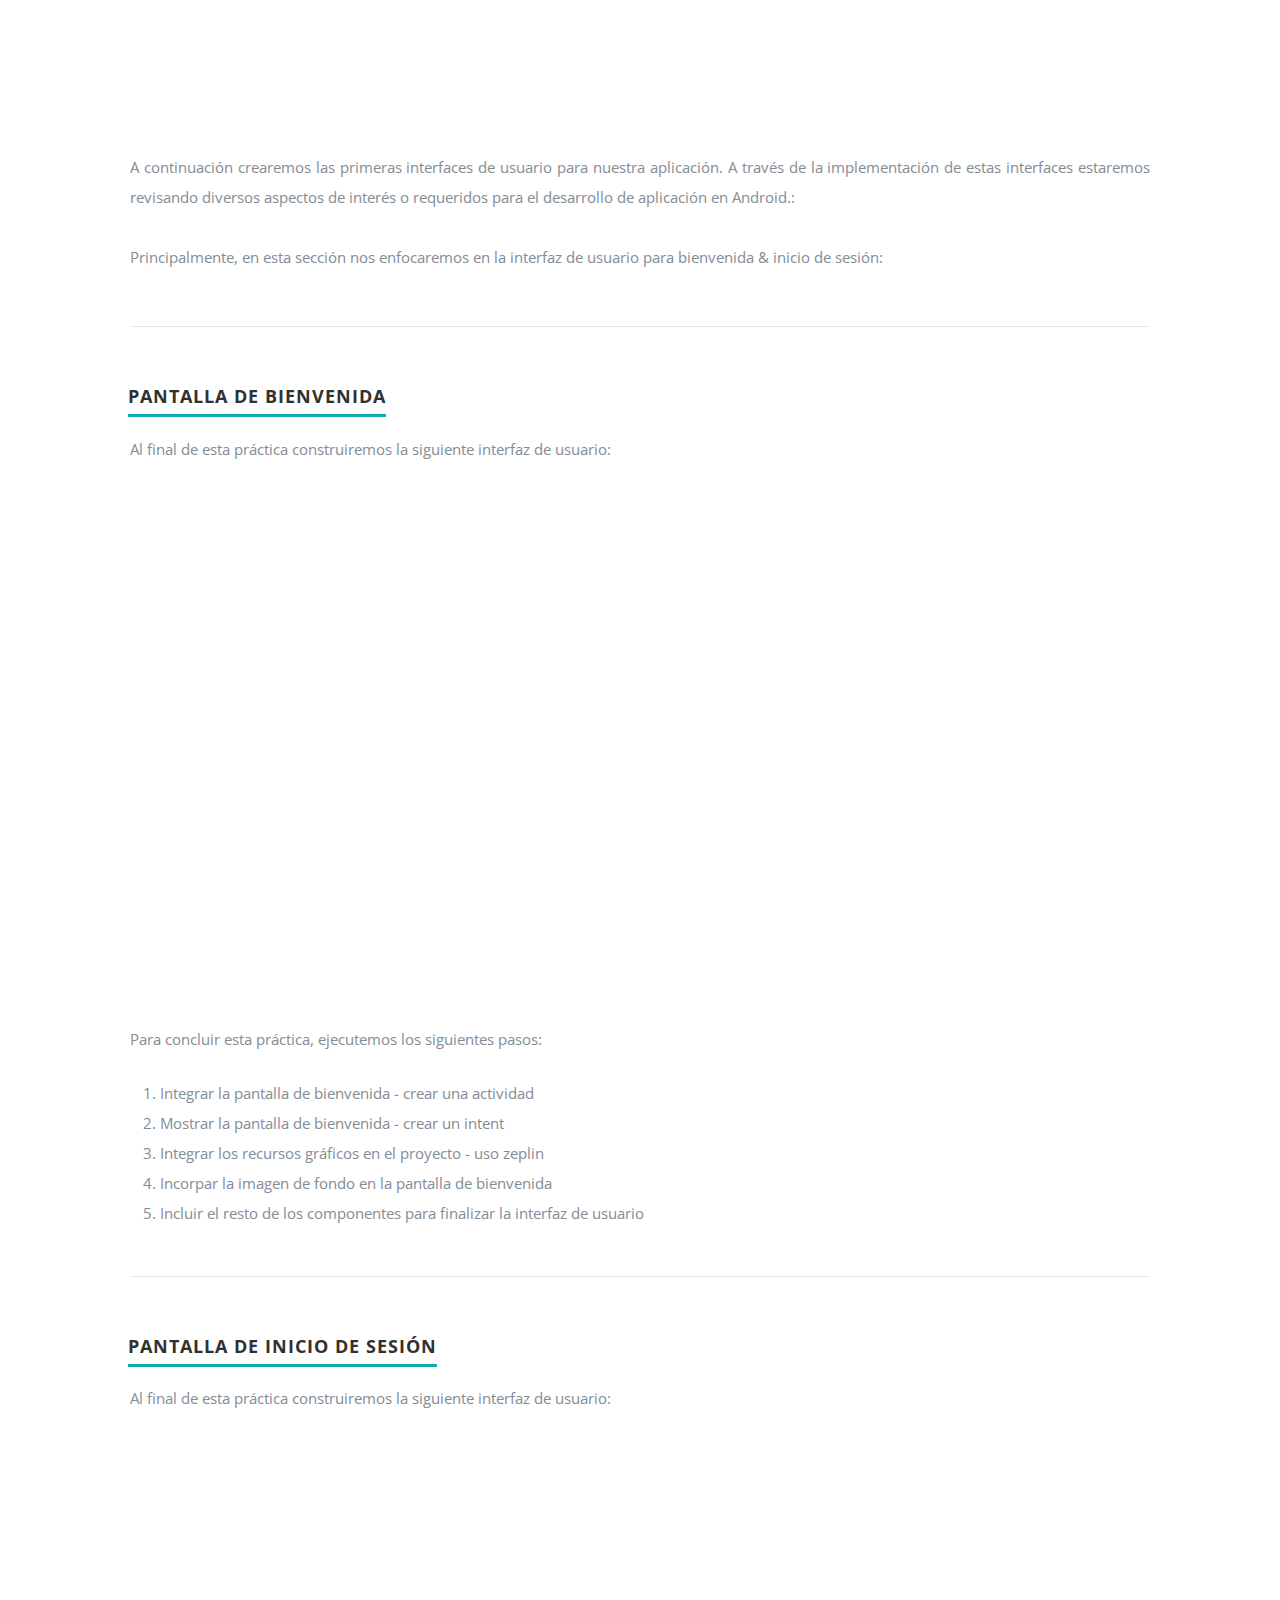
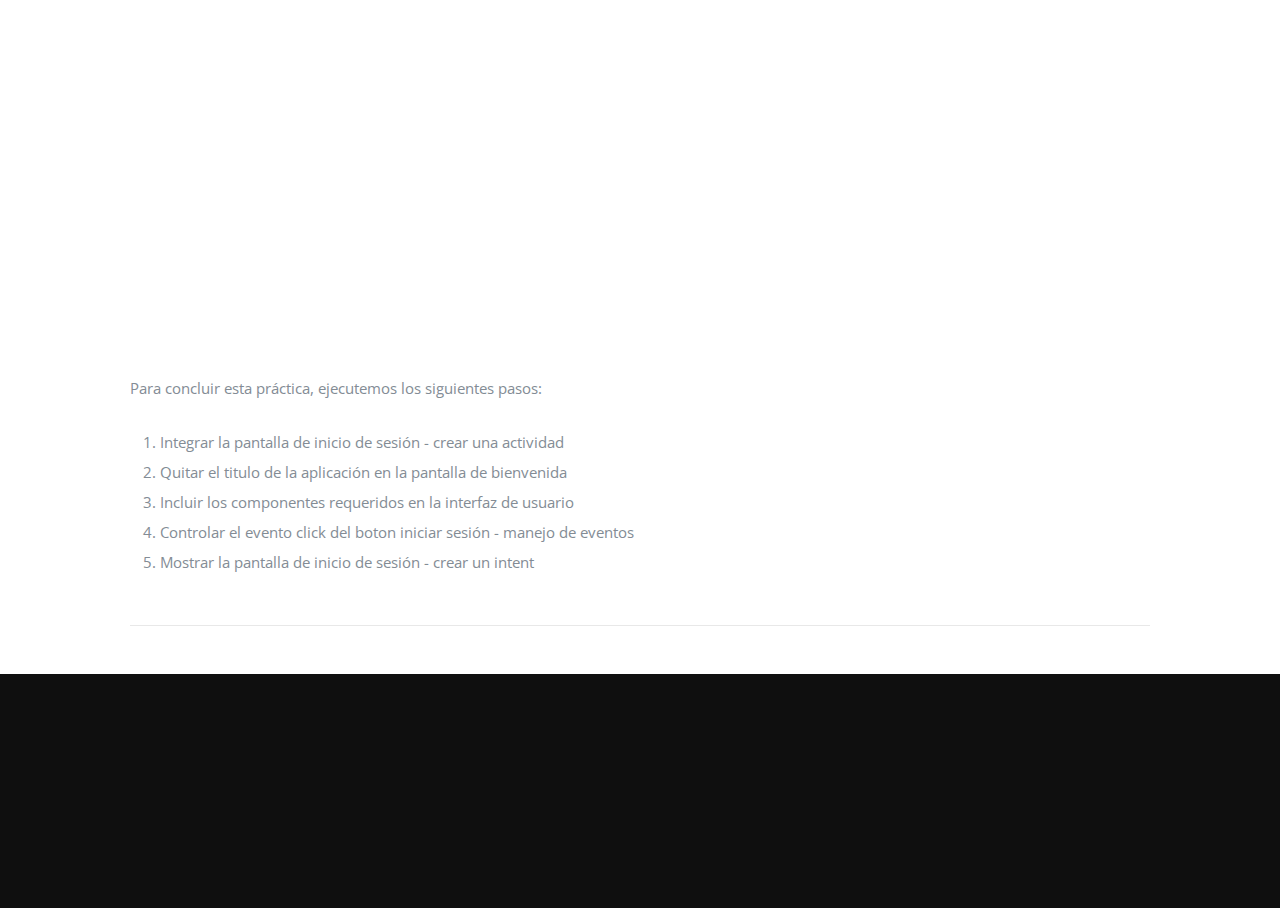
<file: session-one.html>
<!DOCTYPE html>
<!--[if lt IE 8 ]><html class="no-js ie ie7" lang="en"> <![endif]-->
<!--[if IE 8 ]><html class="no-js ie ie8" lang="en"> <![endif]-->
<!--[if (gte IE 8)|!(IE)]><!-->
<html class="no-js" lang="en">
<!--<![endif]-->

<head>
  <!--- basic page needs -->
  <meta charset="utf-8">
  <title>travelapp</title>
  <meta name="description" content="">
  <meta name="author" content="">
  <!-- mobile specific metas -->
  <meta name="viewport" content="width=device-width, initial-scale=1, maximum-scale=1">
  <!-- css -->
  <link rel="stylesheet" href="css/default.css">
  <link rel="stylesheet" href="css/style.css">
  <link rel="stylesheet" href="css/responsive.css">
  <link rel="stylesheet" href="css/animate.css">
  <link href="css/prism.css" rel="stylesheet">
  <link rel="stylesheet" href="css/owl.carousel.css">
	<link rel="stylesheet" href="css/owl.theme.css">
  <!-- script -->
  <script src="js/modernizr.js"></script>
  <!-- favicons -->
  <link rel="shortcut icon" href="images/qacg.ico">
</head>

<body>
  <!-- preloader -->
  <div id="preloader">
    <div class="loader"></div>
  </div>
  <!--preloader end-->
  <!-- header section -->
  <header id="home">
    <nav id="m-nav">
      <a class="mobile-btn" href="#m-nav" title="Show navigation">Show navigation</a>
      <a class="mobile-btn" href="#" title="Hide navigation">Hide navigation</a>
      <ul id="nav" class="nav">
        <li><a href="index.html">Inicio</a></li>
        <li><a href="index.html#agenda">Temario</a></li>
        <li class="current"><a href="#">Sesión # 1</a></li>
        <li><a href="session-two.html">Sesión # 2</a></li>
        <li><a href="session-three.html">Sesión # 3</a></li>
        <li><a href="session-four.html">Sesión # 4</a></li>
      </ul>
    </nav>
    <div class="row banner">
      <div class="banner-text">
        <h1 class="responsive-headline wow zoomIn">Construcción de una aplicación</h1>
        <h3 class="wow fadeInUp">
            Sesión # 1
            <br>
            <br>
            Quality & Knowledge on IT Services
            <br>
            <span style="font-size: .7em;">( contenido disponible el sábado 10 de Noviembre del 2018)</span>
        </h3>
      </div>
    </div>
    <p class="scrolldown">
      <a class="smoothscroll" href="#about"><i class="fa fa-angle-double-down"></i></a>
    </p>
    <div class="header-overlay"></div>
  </header>
  <!-- header end -->
  <!-- part one start -->
  <!-- section start -->
 	<section id="agenda">
    <!-- what's android start -->
      <h1 class="section-title wow fadeInDown">¿Qué es Android?</h1>
      <div class="header-col content-header">
				<h2><span>Sistema Operativo</span></h2>
      </div>
      <div class="row education">
      	<p>
          Android es un sistema operativo open source basado en Linux. Este sistema operativo es quien ejecuta las funciones del dispositivo a las cuales tienen acceso las diversas aplicaciones, es decir, el sistema operativo es quien permite utilizar funciones como almacenamiento, GPS, llamadas telefónicas, cámara, entre otras.
          La versión más actual de este sistema operativo es Android 9 Pie
        </p>
        <p>
          Android como sistema operativo esta disponible tanto para dispositivos móviles (smartphones, tablets, wearables), TV & Automóviles.
        </p>
      </div>
      <div class="header-col content-header">
				<h2><span>Plataforma de desarrollo para aplicaciones móviles</span></h2>
      </div>
      <div class="row education">
      	<p>
          Android también es una plataforma de desarrollo al proporcionar un SDK que permite construir, compilar, probar & <i>debuguear</i> aplicaciones enfocadas a usuarios finales. Es el SDK de Android el que permite que una aplicación se comunique con el sistema operativo de un dispositivo.
        </p>
        <p>
          Además de un conjunto de herramientas o software que permiten ejecutar las 4 actividades antes menciondas: IDE (Integrated Enviroment Development), Frameworks, Librerias, Simuladores, entre otros.,
        </p>
      </div>
      <div style="text-align: center; margin-top: -30px; margin-bottom: -50px;">Para más información visita: <a href="https://www.android.com/" target="_blank">https://www.android.com/</a></div>
      <!-- what's android end -->
  </section>
  <!-- section end -->
  <!-- architecture topic start -->
  <section id="topic">
    <div class="row bio-container">
      <div class="twelve columns bio-inner">
        <div class="six columns bio-left">
          <h2>Arquitectura de la plataforma Android</h2>
          <div class="pp-container">
            <img class="wow zoomIn" src="images/android-app.png" alt="" />
          </div>
        </div>
        <div class="six columns main-col wow fadeIn">
          <div class="arrow-left"></div>
          <p>
            <h3>
        		  La arquitectura de Android esta conformada en 6 capas, donde cada una de ellas utiliza componentes de la capa inferior para realizar sus funciones.
          	</h3>
            <div id="architecture-slides" class="owl-carousel">
              <div>
                <blockquote>
                  <p>
                    El uso de un kernel de Linux permite que Android aproveche las características de seguridad clave y permite a los fabricantes de dispositivos desarrollar controladores de hardware para un kernel conocido.
                  </p>
                  <cite>Kernel Linux</cite>
                </blockquote>
              </div>
              <div>
                <blockquote>
                  <p>
                    La capa de abstracción de hardware proporciona interfaces estándar que exponen las capacidades de hardware del dispositivo. La HAL consta de varios módulos de librerias, cada uno de los cuales implementa una interfaz para un tipo específico de componente de hardware: la cámara, el bluetooth, el GPS, entre otros.
                  </p>
                  <cite>Hardware Abstraction Layer (HAL)</cite>
                </blockquote>
              </div>
              <div>
                <blockquote>
                  <p>
                    Para dispositivos con versión 5.0 o superior cada aplicación se ejecuta en su propio proceso & con su propia instancia del Android Runtime o ART. En versiones anteriores a 5.0 este runtime se denominada DALVIK. Ambos son una variación de la máquina virtual de java es importante mencionar que no es compatible con el bytecode generador por la JVM - los ejecutables que se generan con el SDK de android tienen la extensión .dex.
                  </p>
                  <cite>Android Runtime</cite>
                </blockquote>
              </div>
              <div>
                <blockquote>
                  <p>
                    Escritas en C o C++ y compiladas para la arquitectura hardware específica del teléfono, tienen el objetivo de proporcionar a la capa de aplicaciones funcionalidad que se repite constantemente, por ejemplo: OpenGL --> motor de gráficos,
                    multimedia --> audio, imagen & video, sqlite --> base de datos, entre otras.
                  </p>
                  <cite>Native Libraries</cite>
                </blockquote>
              </div>
              <div>
                <blockquote>
                  <p>
                    Se encuentran todas las clases & servicios que utilizan directamente las aplicaciones para realizar sus funciones: view system, resource manager, notification manager, activity manager & content providers.
                  </p>
                  <cite>Java Api Framework</cite>
                </blockquote>
              </div>
              <div>
                <blockquote>
                  <p>
                    Todas las aplicaciones instaladas en el teléfono: fabricante & usuario. <span>Nosotros los desarrolladores Android generamos contenido para este nivel utilizando la capa anterior: Java API framework</span>
                  </p>
                  <cite>System Apps</cite>
                </blockquote>
              </div>
            </div>
          </p>
          <div style="text-align: center; margin-top: -10px;"><a href="https://developer.android.com/guide/platform/" target="_blank" style="color: #11ABB0;">más información</a></div>
        </div>
      </div>
    </div>
  </section>
  <!-- architecture topic end -->
  <!-- section start -->
 	<section id="agenda">
    <!-- programming languages start -->
    <h1 class="section-title wow fadeInDown">Lenguajes de Programación</h1>
    <div class="header-col content-header">
			<h2><span>Java</span></h2>
    </div>
    <div class="row education">
    	Java es el principal lenguaje de programación utilizado para construir aplicaciones Android.
    </div>
    <div class="header-col content-header">
			<h2><span>Kotlin</span></h2>
    </div>
    <div class="row education">
    	En el Google I/O del 2017 se publico oficialmente el soporte para utilizar Kotlin como lenguaje de programación en el desarrollo de aplicaciones Android.
    </div>
    <div class="header-col content-header">
			<h2><span>Multiplataforma</span></h2>
    </div>
    <div class="row education">
    	Adicional, disponemos de diversas multiplataformas que permiten construir aplicaciones para dispositivos Android utilizando otros lenguajes de programación: Entre estas plataformas podemos encontrar: react native, native script, xamarin, ionic, por mencionar algunas.
    </div>
    <!-- programming languages end -->
    <!-- app components start -->
    <h1 class="section-title wow fadeInDown">Componentes de una Aplicación</h1>
    <div class="header-col content-header">
			<h2><span>App Components</span></h2>
    </div>
    <div class="row education">
      <p>
        Los componentes de la aplicación son los componentes básicos de una aplicación de Android. Cada componente es un punto de entrada a través del cual el sistema o un usuario pueden ingresar a su aplicación. Algunos componentes dependen de otros. Hay cuatro tipos diferentes de componentes de aplicaciones:
        <ol>
          <li>Activities</li>
          <li>Services</li>
          <li>Broadcast receivers</li>
          <li>Content providers</li>
        </ol>
      </p>
      <p>
        <strong>Activity</strong>
        <br />
        Una actividad representa una pantalla con interfaz de usuario. Si bien las actividades trabajan juntas para proporcionar una experiencia de usuario consistente en la aplicación de correo electrónico, cada una es independiente de las demás.
      </p>
      <p>
        <strong>Services</strong>
        <br />
        Un servicio es un componente que se ejecuta en segundo plano para realizar operaciones prolongadas o tareas para procesos remotos. Un servicio no proporciona una interfaz de usuario.
      </p>
      <p>
        <strong>Proveedores de contenido</strong>
        <br />
        Un proveedor de contenido administra un conjunto compartido de datos de la app. Puedes almacenar los datos en el sistema de archivos, en una base de datos SQLite, en la Web o en cualquier otra ubicación de almacenamiento persistente a la que tu aplicación pueda acceder. A través del proveedor de contenido, otras aplicaciones pueden consultar o incluso modificar los datos (si el proveedor de contenido lo permite).
      </p>
      <p>
        <strong>Content providers</strong>
        <br />
        Un receptor de mensajes es un componente que responde a los anuncios de mensajes en todo el sistema. Muchos mensajes son originados por el sistema; por ejemplo, un mensaje que anuncie que se apagó la pantalla, que la batería tiene poca carga o que se tomó una foto. Las aplicaciones también pueden iniciar mensajes; por ejemplo, para permitir que otras aplicaciones sepan que se descargaron datos al dispositivo y están disponibles para usarlos. Si bien los receptores de mensajes no exhiben una interfaz de usuario, pueden crear una notificación de la barra de estado para alertar al usuario cuando se produzca un evento de mensaje. Aunque, comúnmente, un receptor de mensajes es simplemente una "puerta de enlace" a otros componentes y está destinado a realizar una cantidad mínima de trabajo. Por ejemplo, podría iniciar un servicio para que realice algunas tareas en función del evento.
      </p>
      <p>
        <div style="text-align: center; margin-top: -10px; margin-bottom: -50px;">Para más información visita: <a href="https://developer.android.com/guide/components/fundamentals" target="_blank">https://developer.android.com/guide/components/fundamentals</a></div>
      </p>
    </div>
    <!-- app components end -->
    <!-- app components start -->
    <h1 class="section-title wow fadeInDown">Ciclo de vida de una aplicación</h1>
    <div class="row education">
    	<p>
        En la mayoría de los casos, cada aplicación de Android se ejecuta en su propio proceso de Linux. Este proceso se crea para la aplicación cuando se debe ejecutar parte de su código, y se mantendrá en ejecución hasta que ya no sea necesario y el sistema necesite recuperar su memoria para que otras aplicaciones la utilicen. Es decir, un proceso de aplicación no está directamente controlada por la propia aplicación si no que lo determina el sistema operativo.
      </p>
      <p>
        Los diferentes componentes de la aplicación (en particular Activity, Service y BroadcastReceiver) afectan la vida útil del proceso de la aplicación. No utilizar estos componentes correctamente puede hacer que el sistema anule el proceso de la aplicación mientras realiza un trabajo importante.
      </p>
      <p>
        <div style="text-align: center; margin-top: -10px; margin-bottom: -50px;">Para más información visita: <a href="https://developer.android.com/guide/components/activities/process-lifecycle" target="_blank">https://developer.android.com/guide/components/activities/process-lifecycle</a></div>
      </p>
    </div>
    <!-- app components end -->
  </section>
  <!-- section end -->
  <!-- part one end -->
  <!-- part two start -->
  <!-- section start -->
 	<section id="agenda" style="padding-bottom: 0px !important; padding-top: 0px !important; margin-top: -40px;">
      <!-- android app start -->
      <h1 class="section-title wow fadeInDown">Aplicación Android</h1>
      <div class="header-col content-header">
				<h2><span>Creación del proyecto</span></h2>
      </div>
      <div class="row education">
      	<p>
          Vamos a crear el proyecto base de nuestra aplicación Android, para ello ejecutar Android Studio y realizar los siguientes pasos:
        </p>
        <p>
          <ol>
              <li><span>Ejecutar Android Studio</  span></li>
              <li>Click en la opción <span>Start a new Android Studio Project</span> o <span>File &rarr; New &rarr; New Project</span> </li>
          		<li>Indicar las siguientes propiedades: <span>application name, company domain, & project location</span></li>
          		<li>Click en <span>Next</span></li>
          		<li>Configurar el <span>target android devices</span> para nuestra aplicación seleccionando la opción <span>Phone &amp; Tablet</span> &rarr; API 21: Android 5.0 (Lollipop)</li>
          		<li>Click en <span>Next</span></li>
          		<li>De la lista de templates disponibles, seleccionar la opción <span>Empty Activity</span></li>
          		<li>Click en <span>Next</span></li>
          		<li>Personalizar nuestra actividad con los valores default </li>
          		<li>Click en <span>Finish</span></li>
          	</ol>
        </p>
        <p>
          Android Studio comenzará a construir el proyecto, una vez termine de realizar ese proceso veremos una pantalla similar a la siguiente:
          <div class="content-picture-container">
        		<img class="content-picture wow zoomIn"  src="images/session-one/main.png" alt="new project" />
      		</div>
          <span>Nota: La versión de Android Studio utilizada para generar este tutorial es 3.2.1 & la versión del SDK de Android utilizada para compilar el proyecto es 28 (Android Pie 9).</span>
        </p>
      </div>
      <div class="header-col content-header">
				<h2><span>Ejecución de la aplicación</span></h2>
      </div>
      <div class="row education">
      	<p>
          Principalmente existen dos formas con las cuales ejecutar nuestra aplicación: simuladores o dispositivos físicos.
        </p>
        <p>
          <strong>Simuladores</strong>
          <br />
          Android Studio incluye una serie de simuladores o dispositivos virtuales que podemos utilizar para probar nuestras aplicaciones. También, podemos utilizar herramientas de terceros para simular dispostivos Android tal cómo <a href=" https://www.genymotion.com/ " target="_blank">Genymotion</a>.
          <br />
          <br />
          <span>Nota: Dependiendo del hardware de la computadora, en ocasiones genymotion requiere que en el BIOS se encuentre activada la opción de virtualización.</span>
        </p>
        <p>
          <strong>Dispositivos físicos</strong>
          <br />
          Para ejecutar la aplicación en un dispositivo físico se requiere:
          <br />
          <ol>
              <li>
                  Habilitar <span>Developer options</span>
                  <ol>
                      <li>Ir a <span>Settings &rarr; General &rarr; About device</span></li>
                      <li>Ir a <span>Build number</span> & seleccionarla 7 veces</li>
                      <li>Posteriormente, veremos un mensaje similar a <span>"Developer mode has been enabled"</span></li>
                  </ol>
              </li>
              <li>
                  Habilitar <span>USB debugging</span>
                  <ol>
                      <li>Selecccionar la opción <span>Settings &rarr; Developer options</span></li>
                      <li>Seleccionar la opción <span>USB Debugging</span></li>
                      <li>En el dialogo que se muestra, confirmar la opción <span>USB Debugging</span></li>
                  </ol>
              </li>
              <li>
                  Conectar el dispotivo mediante USB a la computadora
                  <ol>
                      <li>Cuando en tu dispositivo se muestra un dialogo, confirmar la opción <span>USB Debugging</span></li>
                  </ol>
              </li>
          </ol>
          <br />
          <span>Nota: Sí el dispositivo no aparece dentro del listado, posiblemente sea necesario instalar los controlador del mismo en la computadora. Además, los pasos mencionados para habilitar la opción de desarrollador puede variar dependiendo del fabricante del dispositivo.</span>
        </p>
      </div>
      <!-- android app start -->
      <!-- projects start -->
      <h1 class="section-title wow fadeInDown">Estructura de una aplicación</h1>
      <div class="row education">
      	<p>
          Un proyecto de Android Studio contiene todo lo que necesario para desarrollar una aplicación - workspace - tal como: código fuente, recursos & configuraciones de compilación. Al crear un proyecto con Android Studio se crea la estructura necesaria para todos los archivos:
          <ol>
            <li>Módulos</li>
            <li>Archivos de Aplicación</li>
            <li>Archivos de proyecto</li>
          </ol>
        </p>
        <p>
          <strong>Módulos</strong>
          <br />
          Un módulo es un conjunto de archivos de origen y configuraciones de compilación que te permiten dividir tu proyecto en unidades discretas de funcionalidad. Tu proyecto puede tener uno o más módulos y un módulo puede usar otro como dependencia. Cada módulo se puede compilar, probar y depurar de forma independiente.
          <br />
          Android Studio ofrece algunos tipos diferentes de módulos:
          <ol>
            <li><span>Módulo de app para Android</span> - Proporciona un contenedor para el código fuente de tu app, los archivos de recursos y las configuraciones de niveles de app como el archivo de compilación de nivel de módulo y el archivo de manifiesto de Android. Cuando creas un proyecto nuevo, el nombre del módulo predeterminado es “app”.</li>
            <li><span>Módulo de biblioteca</span> - Proporciona un contenedor para tu código reutilizable, que puedes usar como una dependencia en otros módulos de app o importar a otros proyectos. A nivel estructural, un módulo de biblioteca es lo mismo que un módulo de app, pero cuando se compila crea un archivo de código en lugar de un APK, de modo que no se puede instalar en un dispositivo.</li>
            <li><span>Módulo de Google Cloud</span> - Proporciona un contenedor para tu código de backend de Google Cloud. Este módulo agrega el código y las dependencias que se necesitan para un backend de Java App Engine que usa HTTP simple, Cloud Endpoints y Google Cloud Messaging para conectar a tu app. Puedes desarrollar tu backend para proporcionar servicios de nube que necesite tu app.</li>
          </ol>
        </p>
        <p>
          <strong>Archivos de Aplicación</strong>
          <br />
          De forma predeterminada, Android Studio muestra los archivos de tu proyecto en la vista Android. Esta vista no refleja directamente la jerarquía existente de archivos en disco.
          <br />
          Dentro de cada módulo de app para Android, los archivos se muestran en los siguientes grupos:
          <ol>
            <li><span>manifests</span> - contiene el archivo AndroidManifest.xml.</li>
            <li><span>java</span> - contiene los archivos de código fuente de Java separados por nombre de paquetes.</li>
            <li><span>res</span> - contiene todos los recursos sin código, como diseños XML, strings de IU e imágenes de mapa de bits, divididos en subdirectorios pertinentes.</li>
          </ol>
        </p>
        <p>
          <strong>Archivos de proyecto</strong>
          <br />
          La vista de proyecto refleja la distribución real del proyecto, los más importantes son:
          <ol>
            <li><span>build/</span> - contiene resultados de compilación.</li>
            <li><span>libs/</span> - contiene librerias privadas.</li>
            <li><span>src/</span> - contiene todos los archivos de código y recursos para el módulo en divido en subdirectorios</li>
          </ol>
        </p>
        <p>
          <div style="text-align: center; margin-top: -10px; margin-bottom: -50px;">Para más información visita: <a href="https://developer.android.com/studio/projects/" target="_blank">https://developer.android.com/studio/projects/</a></div>
        </p>
      </div>
      <!-- projects end -->
      <!-- architecture start -->
      <h1 class="section-title wow fadeInDown">Arquitectura</h1>
      <div class="row education">
        <p>
          <span>La arquitectura de una aplicación es variable</span>. Esto quiere decir que no existe una arquitectura fija a seguir para cada proyecto o aplicación, esta dependerá de las caracteristicas de la aplicación e inclusive de las necesaridades del negocio.
        </p>
        <p>
          Durante el transcurso de este curso estaremos desarrollando una aplicación siguiendo la guía de referencia proporcionada por google pero aplicando algunas variables utilizadas fuertemente por la actual industria de software. Google propone una arquitectura similar a la siguiente:
          <div class="content-picture-container">
        		<img class="content-picture wow zoomIn"  src="images/session-one/architecture.png" alt="architecture" />
      		</div>
        </p>
        <p>
          <div style="text-align: center; margin-top: -10px; margin-bottom: -50px;">Para más información visita: <a href="https://developer.android.com/jetpack/docs/guide" target="_blank">https://developer.android.com/jetpack/docs/guide</a></div>
        </p>
      </div>
      <!-- architecture end -->
  </section>
  <!-- part two end -->
  <!-- part three start -->
  <!-- section start -->
 	<section id="agenda" style="padding-bottom: 0px !important; padding-top: 0px">
      <!-- android app start -->
      <h1 class="section-title wow fadeInDown">travelapp - UI</h1>
      <div class="row education">
      	<p>
          A continuación crearemos las primeras interfaces de usuario para nuestra aplicación. A través de la  implementación de estas interfaces estaremos revisando diversos aspectos de interés o requeridos para el desarrollo de aplicación en Android.:
        </p>
        <p>
          Principalmente, en esta sección nos enfocaremos en la interfaz de usuario para bienvenida & inicio de sesión:
        </p>
      </div>
      <div class="header-col content-header">
				<h2><span>Pantalla de bienvenida</span></h2>
      </div>
      <div class="row education">
      	<p>
          Al final de esta práctica construiremos la siguiente interfaz de usuario:
          <div class="content-picture-container">
        		<img class="wow zoomIn"  src="images/session-one/welcome.png" alt="architecture" />
      		</div>
        </p>
        <p>
          Para concluir esta práctica, ejecutemos los siguientes pasos:
          <ol>
            <li>Integrar la pantalla de bienvenida - crear una actividad</li>
            <li>Mostrar la pantalla de bienvenida - crear un intent</li>
            <li>Integrar los recursos gráficos en el proyecto - uso zeplin</li>
            <li>Incorpar la imagen de fondo en la pantalla de bienvenida</li>
            <li>Incluir el resto de los componentes para finalizar la interfaz de usuario</li>
          </ol>
        </p>
      </div>


      <div class="header-col content-header">
				<h2><span>Pantalla de inicio de sesión</span></h2>
      </div>
      <div class="row education">
      	<p>
          Al final de esta práctica construiremos la siguiente interfaz de usuario:
          <div class="content-picture-container">
        		<img class="wow zoomIn"  src="images/session-one/login.png" alt="architecture" />
      		</div>
        </p>
        <p>
          Para concluir esta práctica, ejecutemos los siguientes pasos:
          <ol>
            <li>Integrar la pantalla de inicio de sesión - crear una actividad</li>
            <li>Quitar el titulo de la aplicación en la pantalla de bienvenida</li>
            <li>Incluir los componentes requeridos en la interfaz de usuario</li>
            <li>Controlar el evento click del boton iniciar sesión - manejo de eventos</li>
            <li>Mostrar la pantalla de inicio de sesión - crear un intent</li>
          </ol>
        </p>
      </div>
      <!-- android app start -->
  </section>
  <!-- part three end -->
  <!-- footer -->
  <footer>
    <div class="row wow fadeInUp" style="color: white;">
      <div class="twelve columns">
        <span>Quality & Knowledge on IT Services | 2018 | Ciudad de México</span>
        <ul class="social-links">
          <li><i class="fab fa-android"></i></li>
        </ul>
        Alejandro Salazar | Gerardo Epitacio | Víctor Hernández
      </div>
      <div id="go-top"><a class="smoothscroll" title="Back to Top" href="#home"><i class="fa fa-chevron-up"></i></a></div>
    </div>
  </footer>
  <!-- footer end-->
  <!-- java script -->
  <script src="js/jquery-2.1.1.min.js"></script>
  <script src="js/owl.carousel.min.js"></script>
  <script src="js/waypoints.js"></script>
  <script src="js/jquery.fittext.js"></script>
  <script src="js/wow.min.js"></script>
  <script src="js/jquery.nicescroll.min.js"></script>
  <script src="js/prism.js"></script>
  <script src="js/script.js"></script>
</body>

</html>
</file>
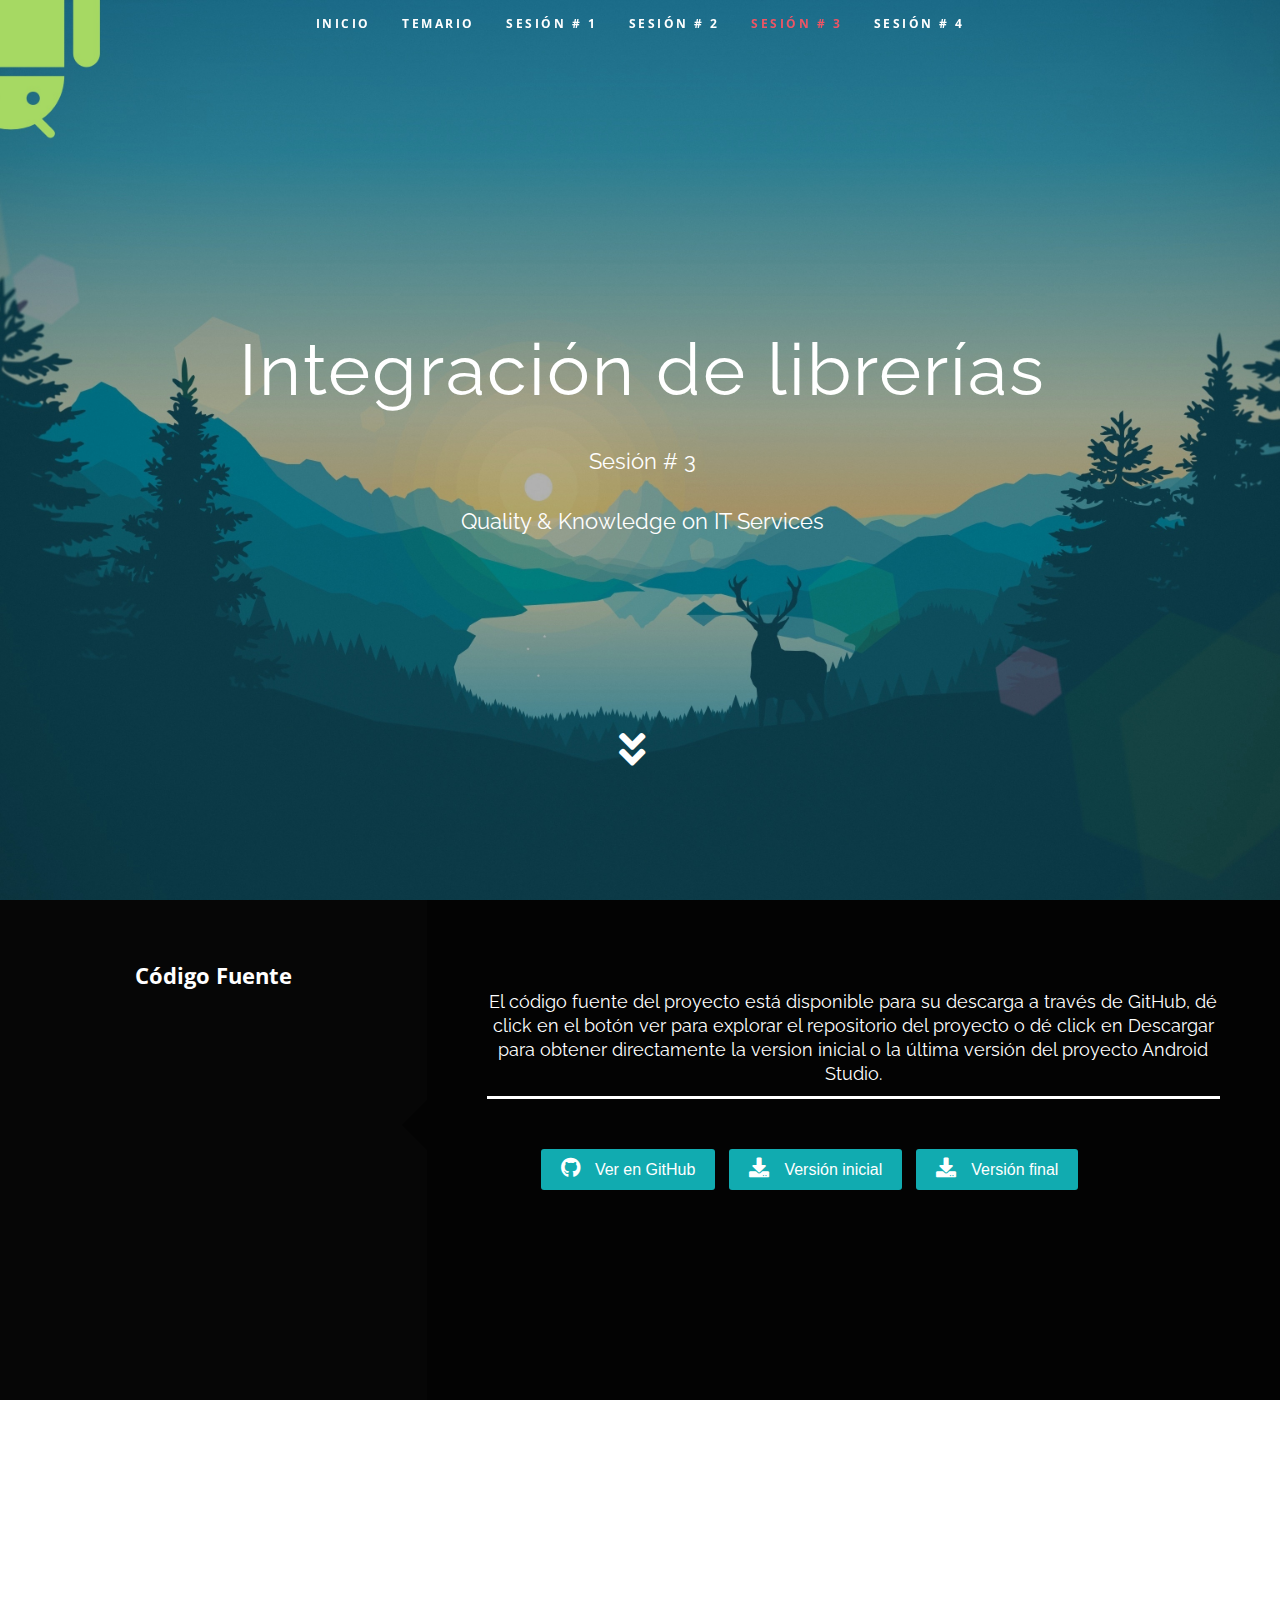
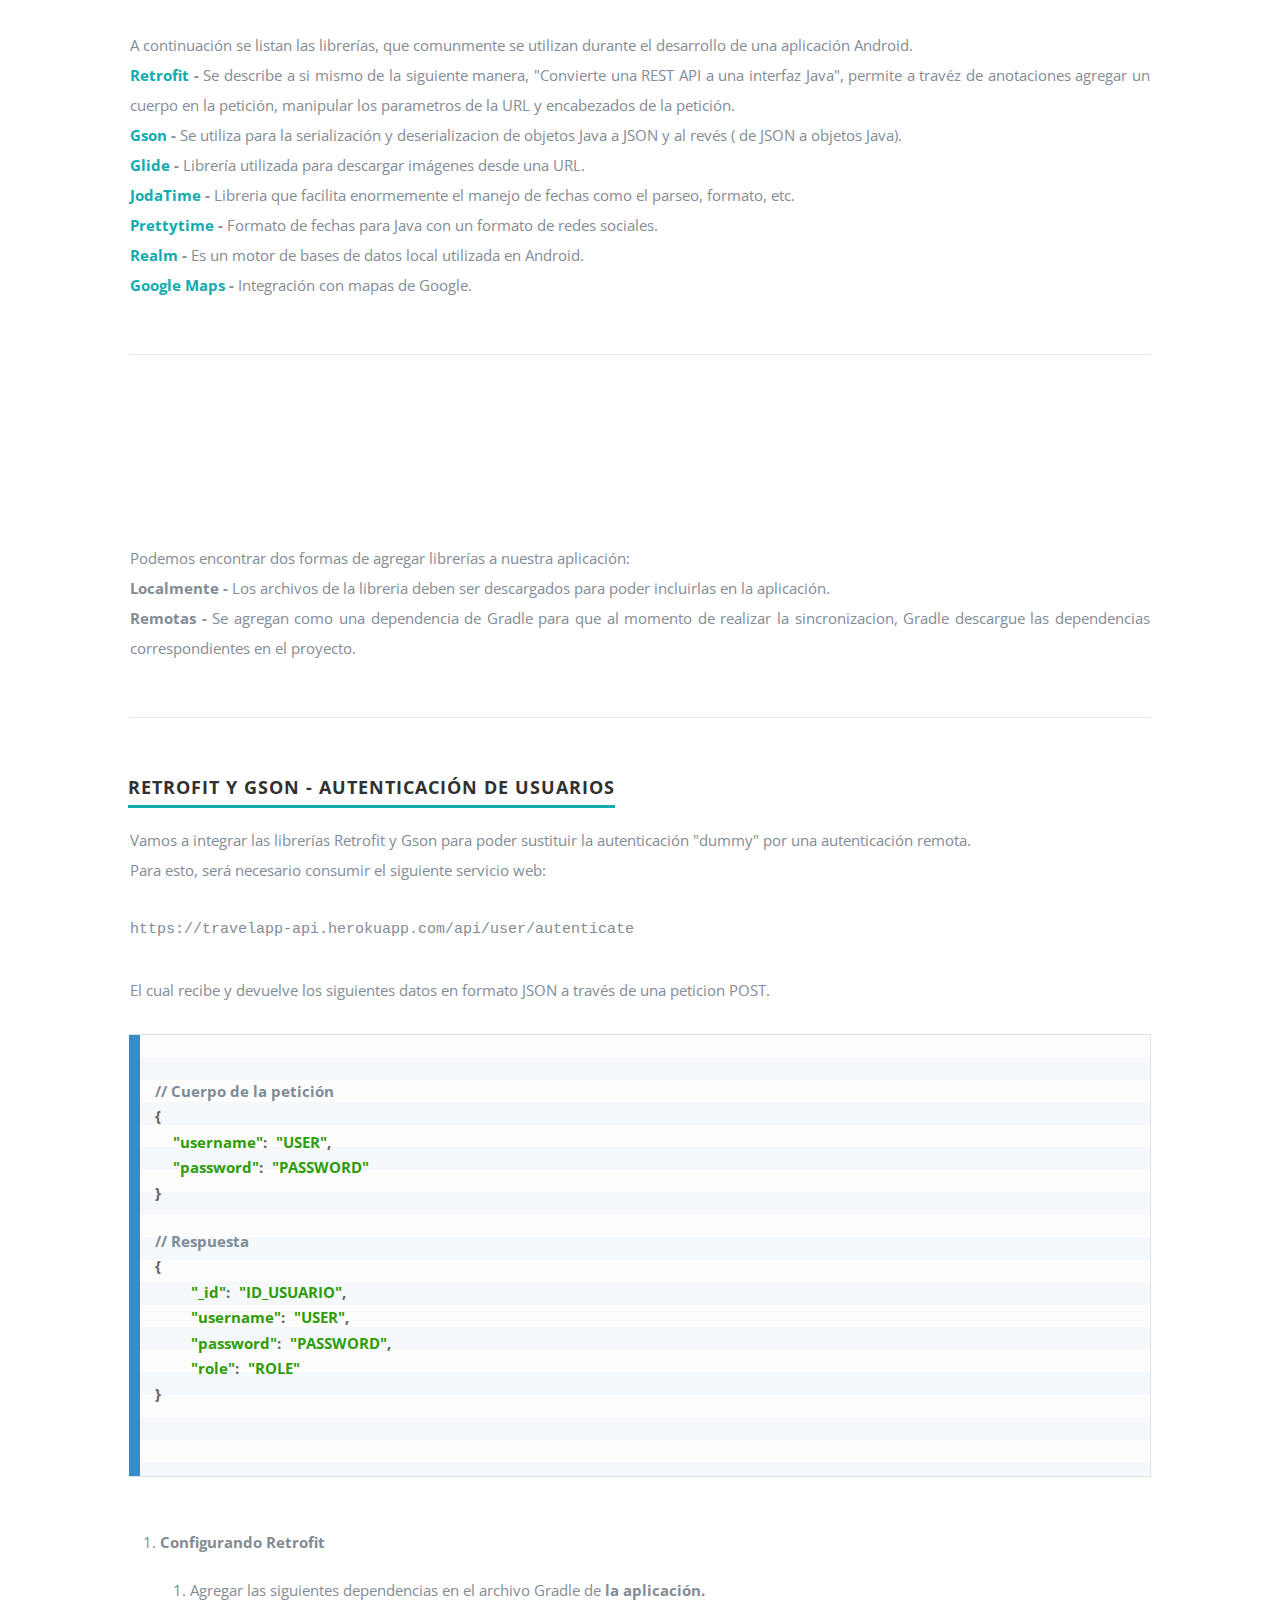
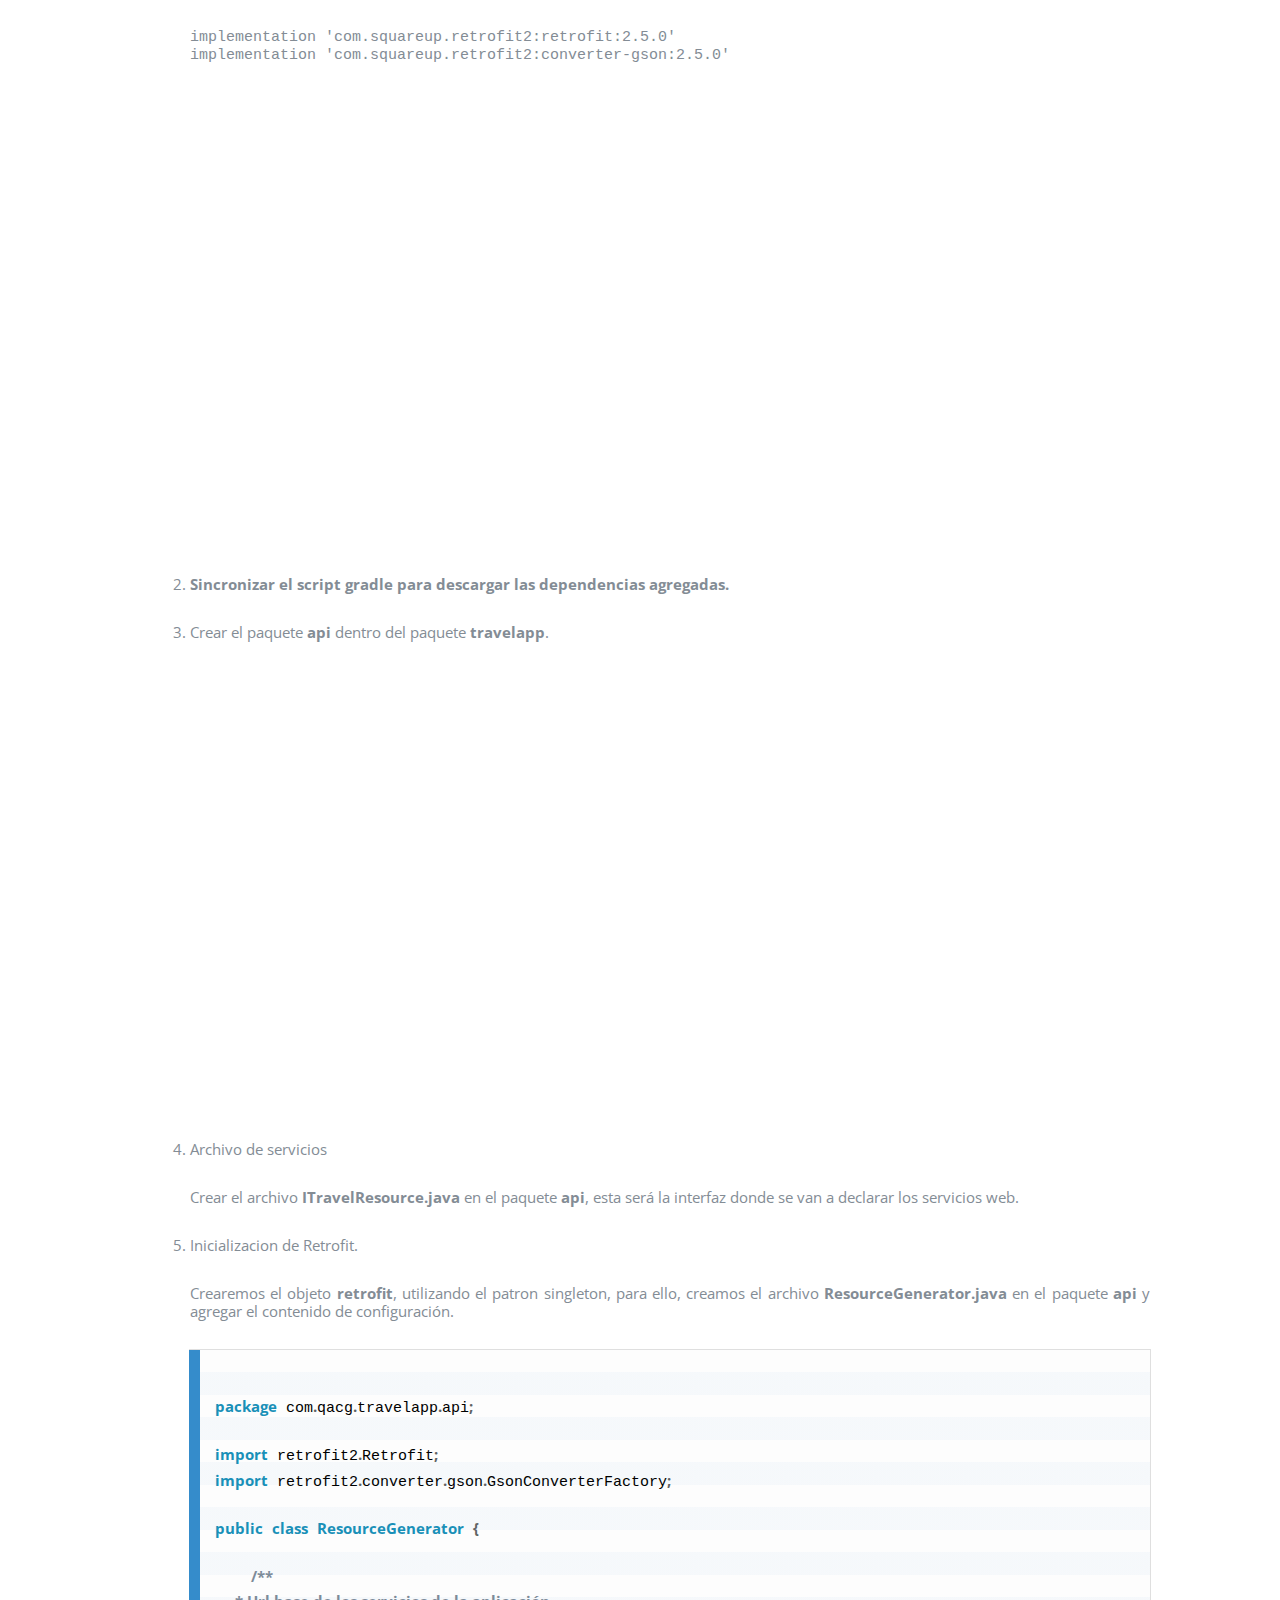
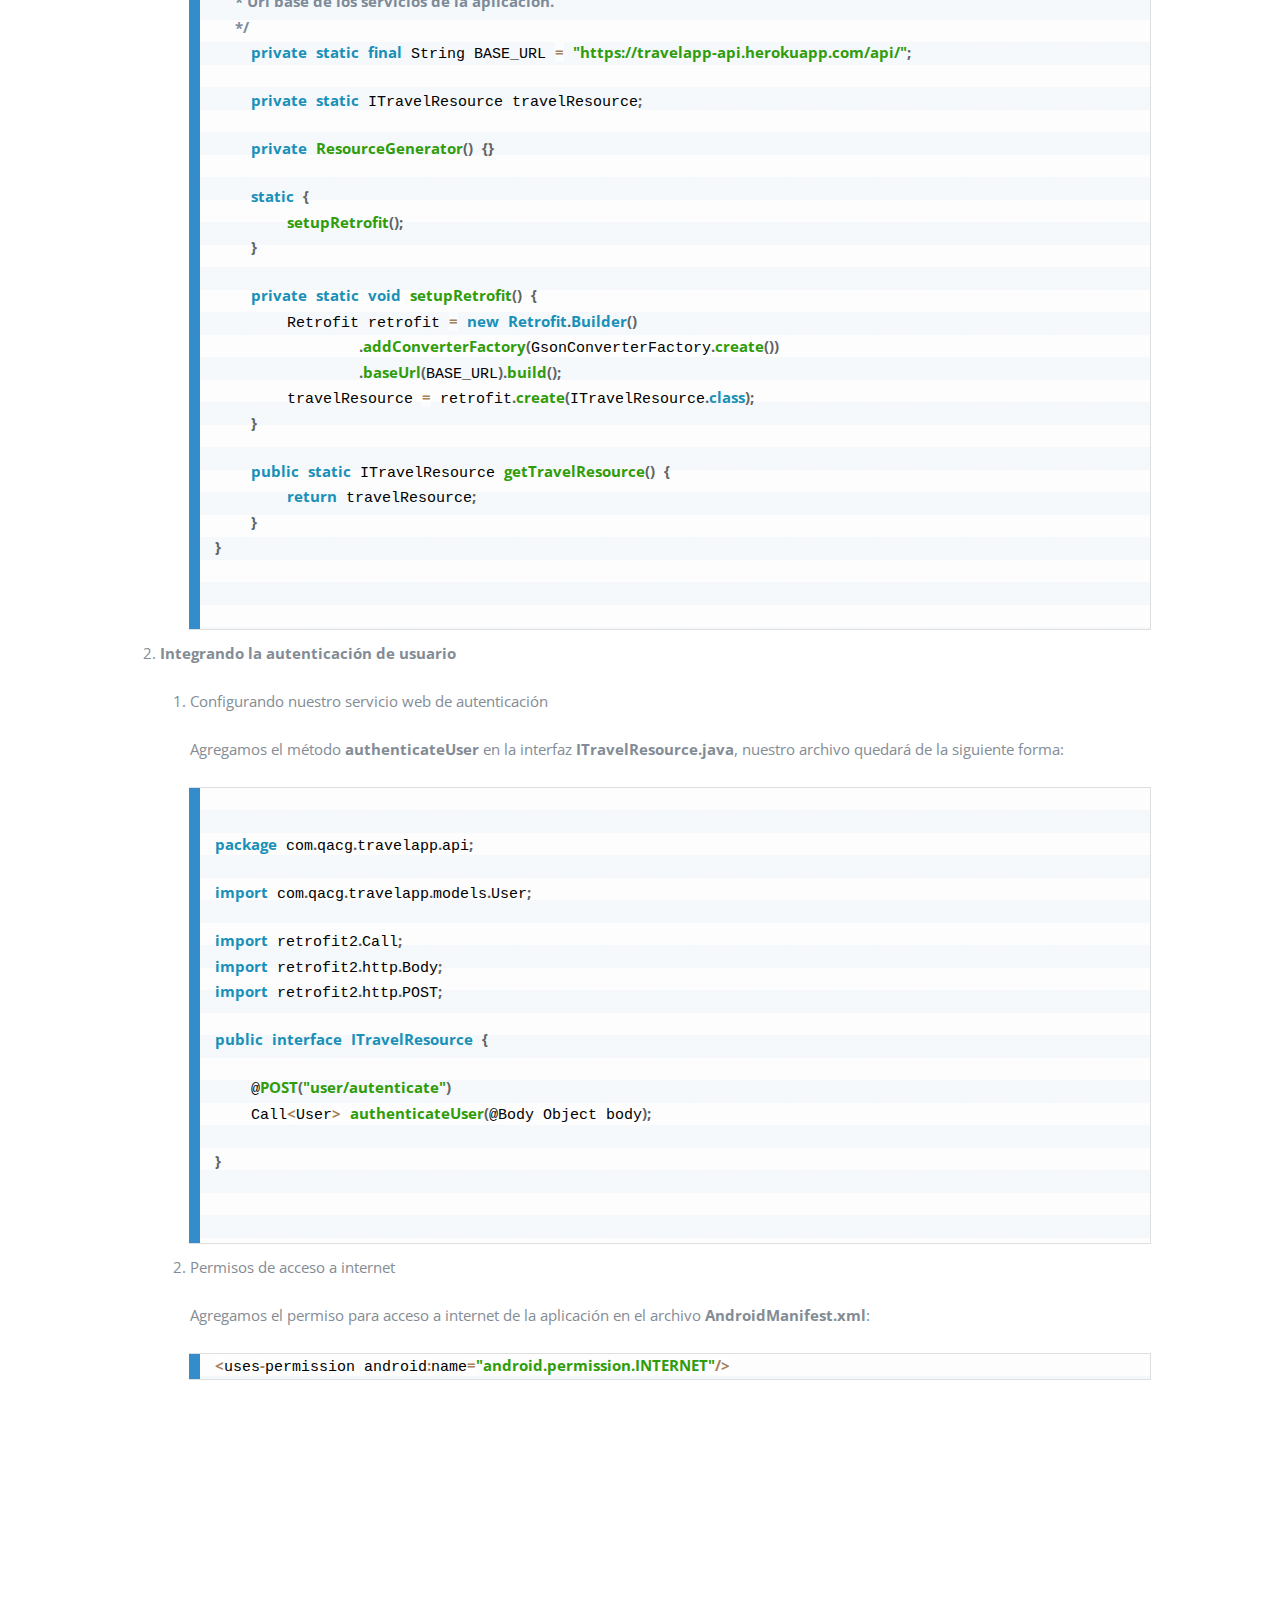
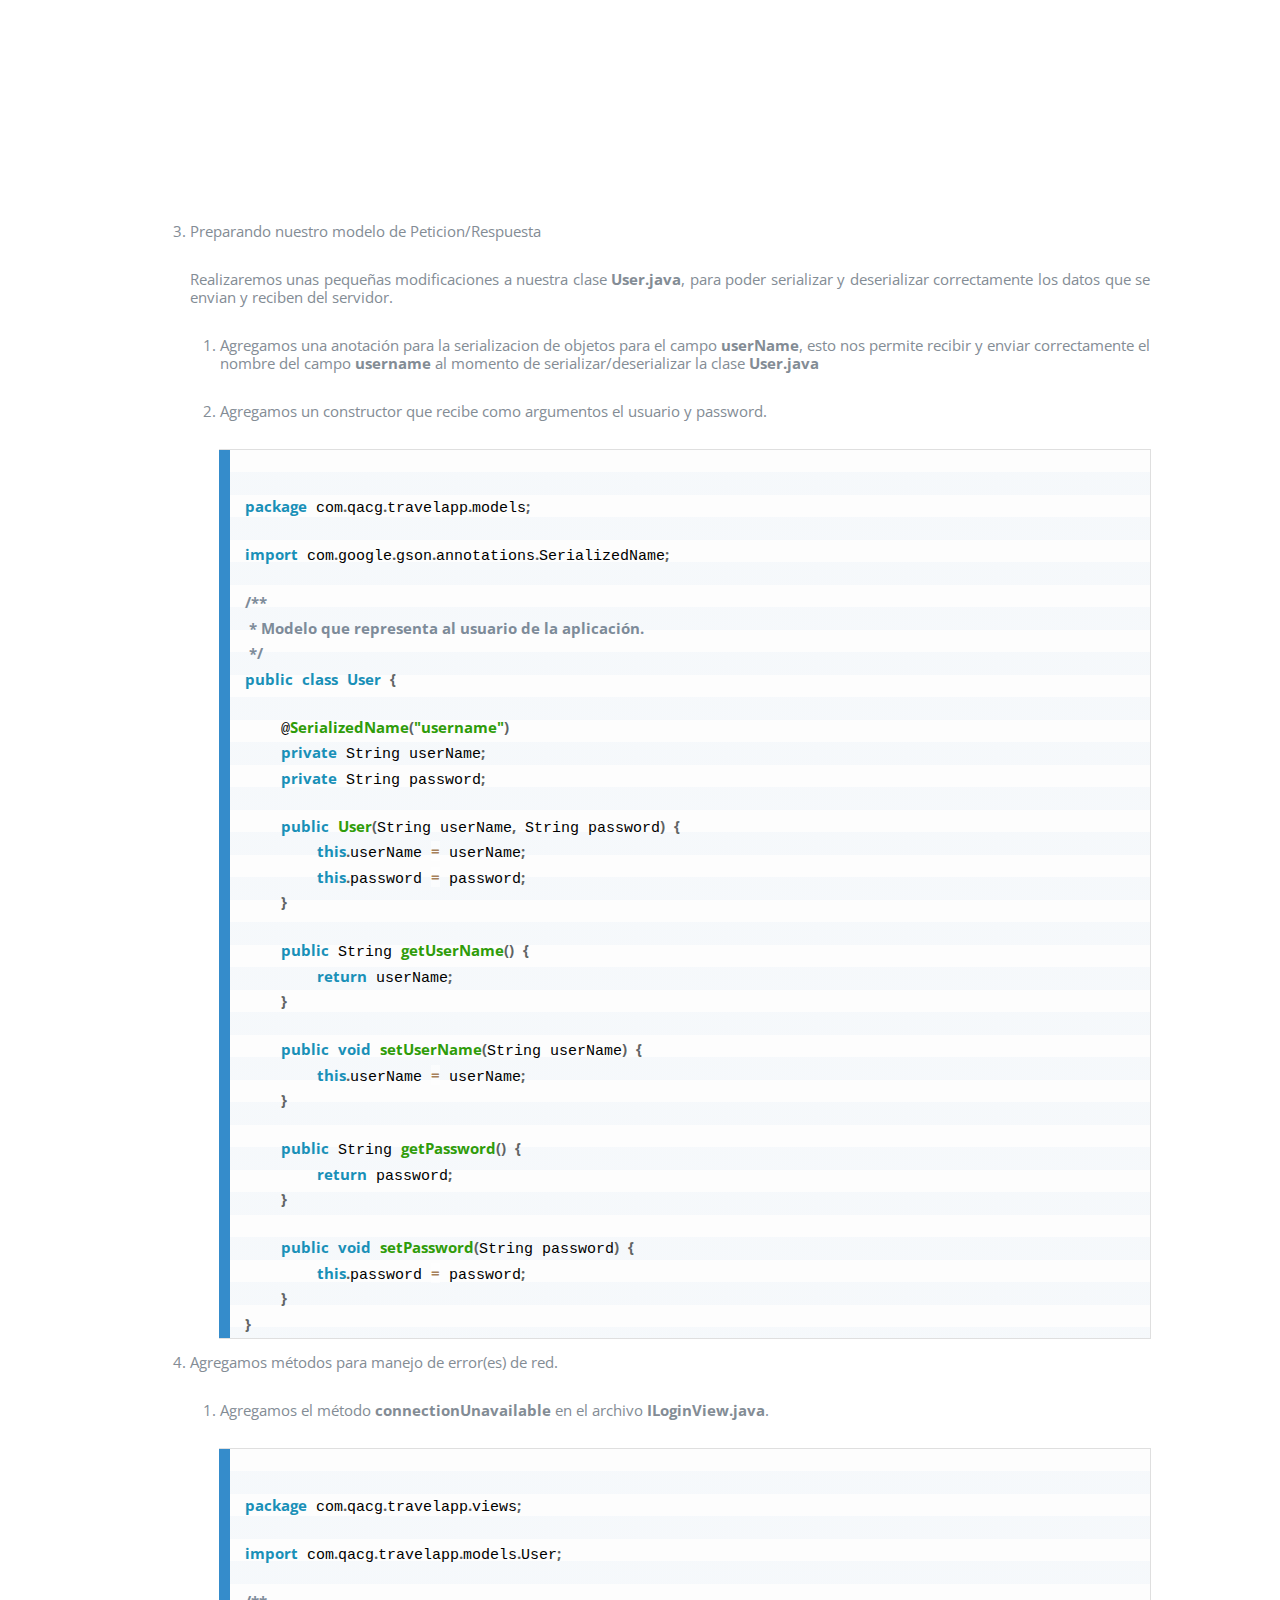
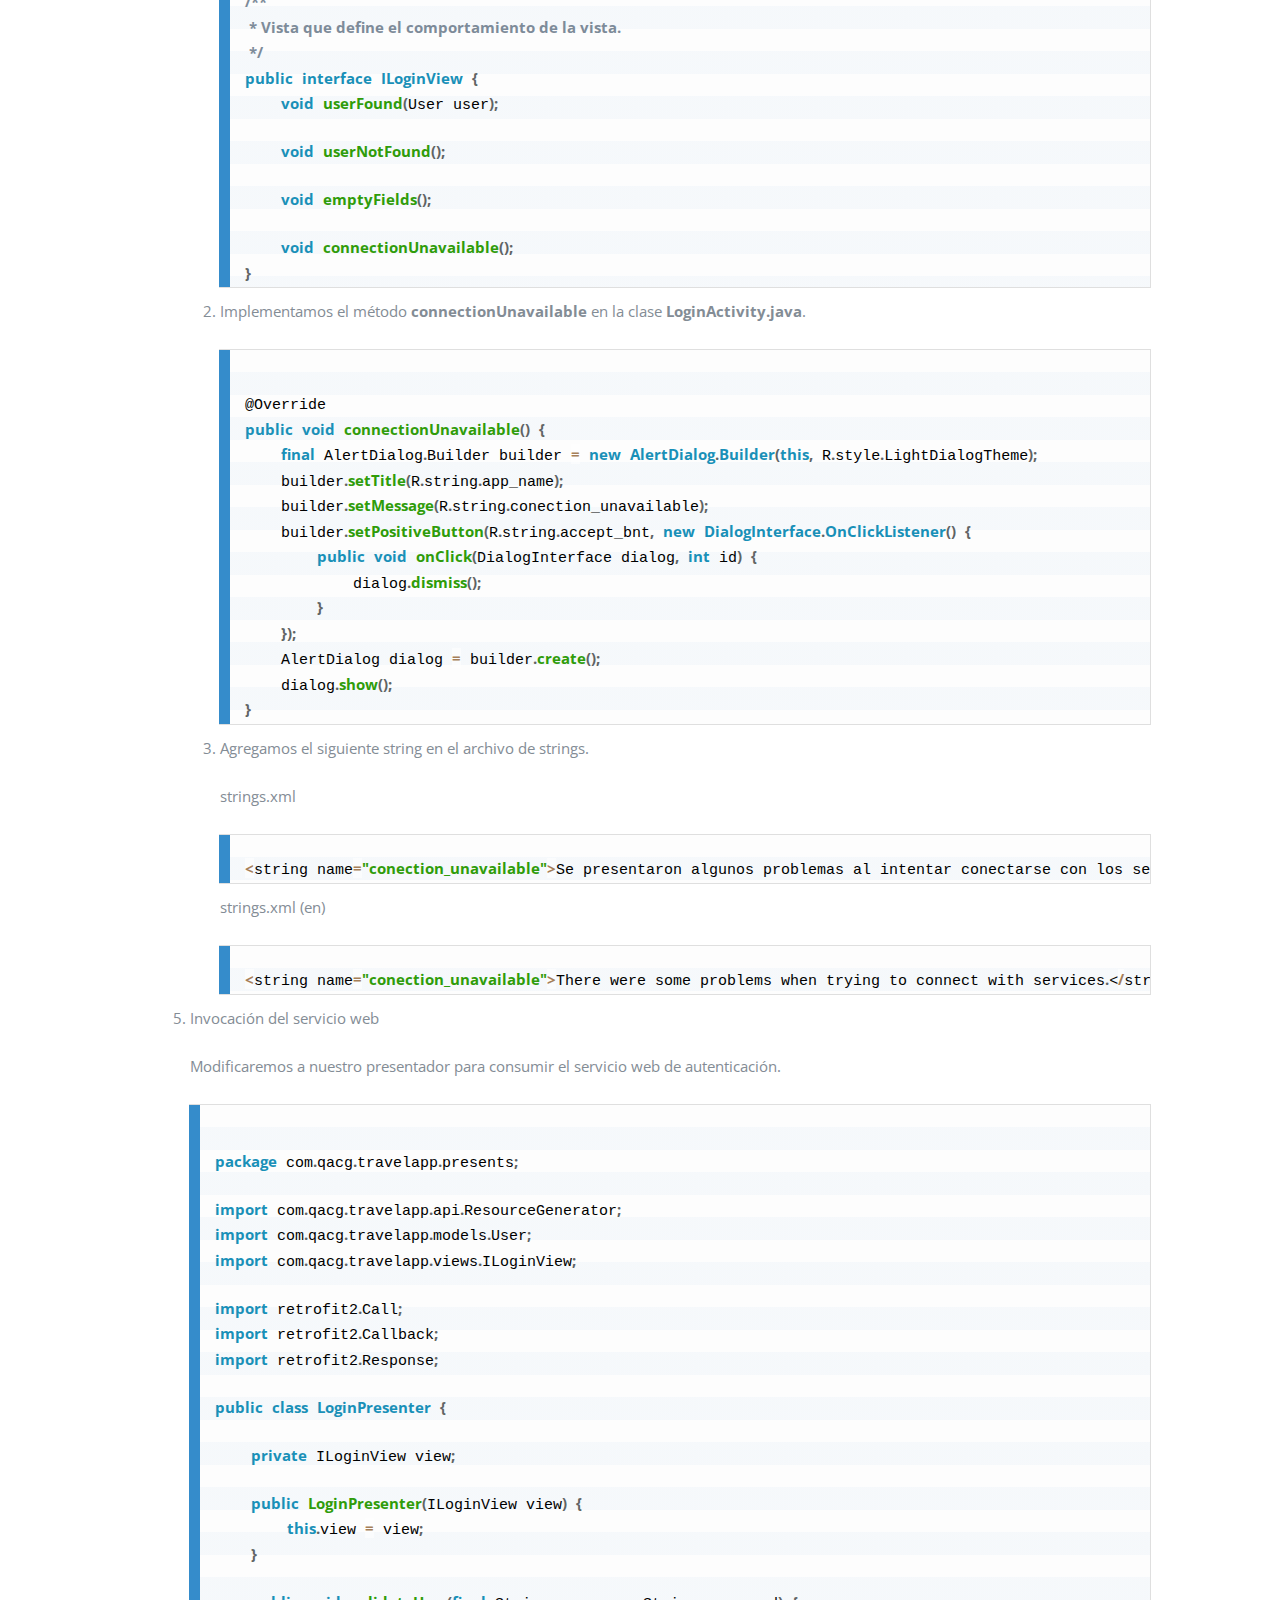
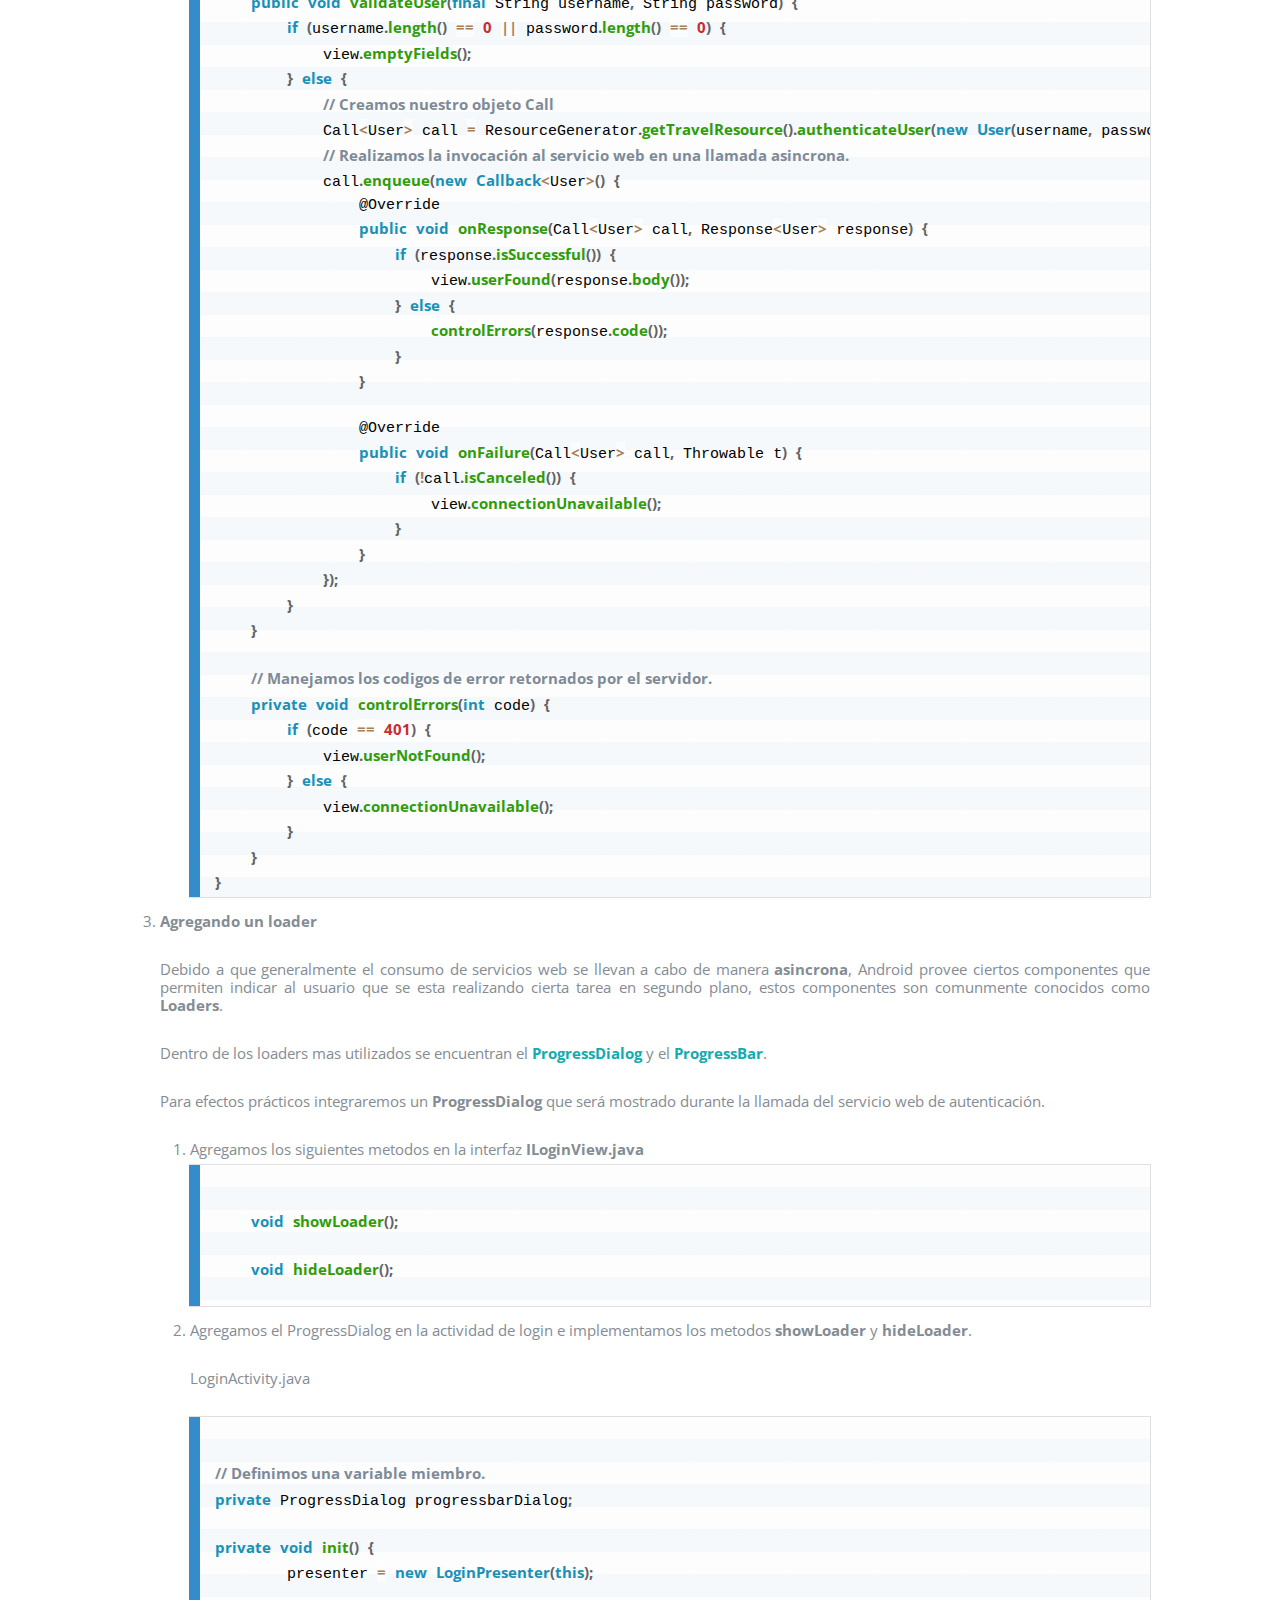
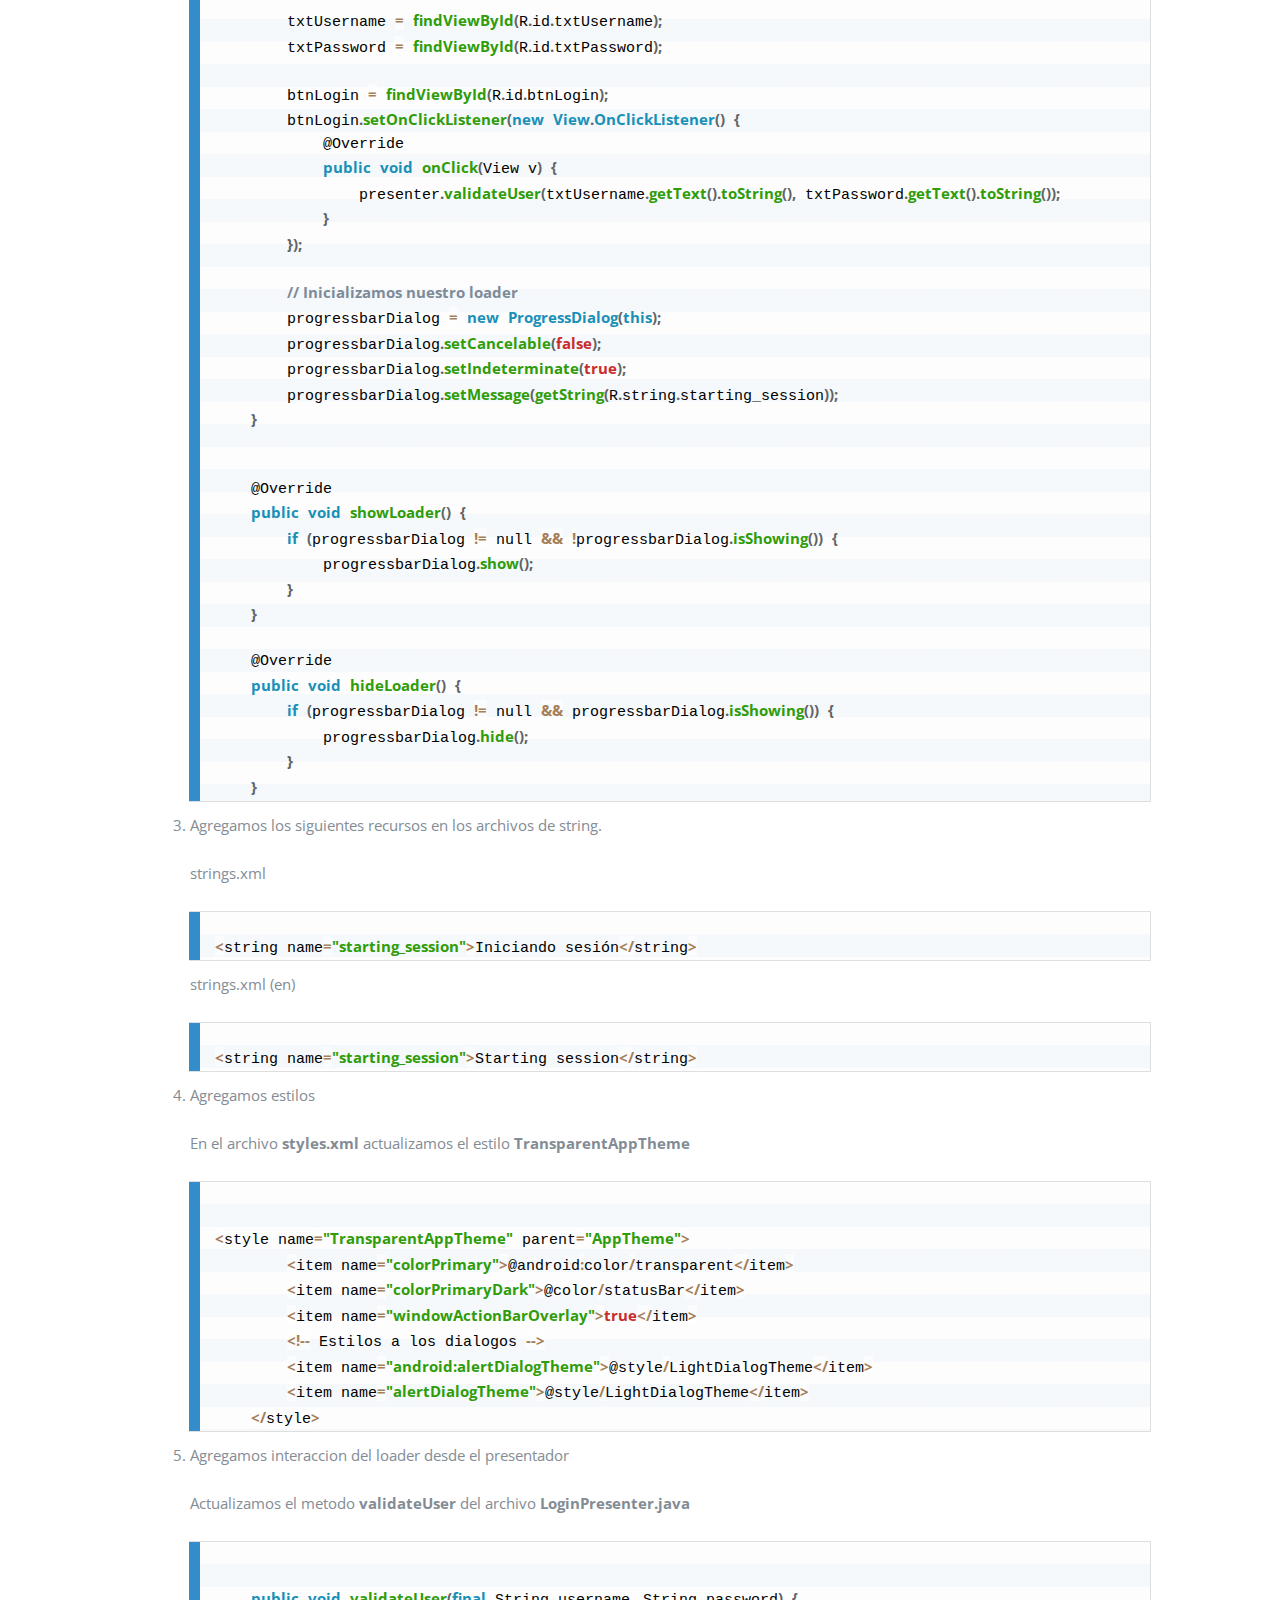
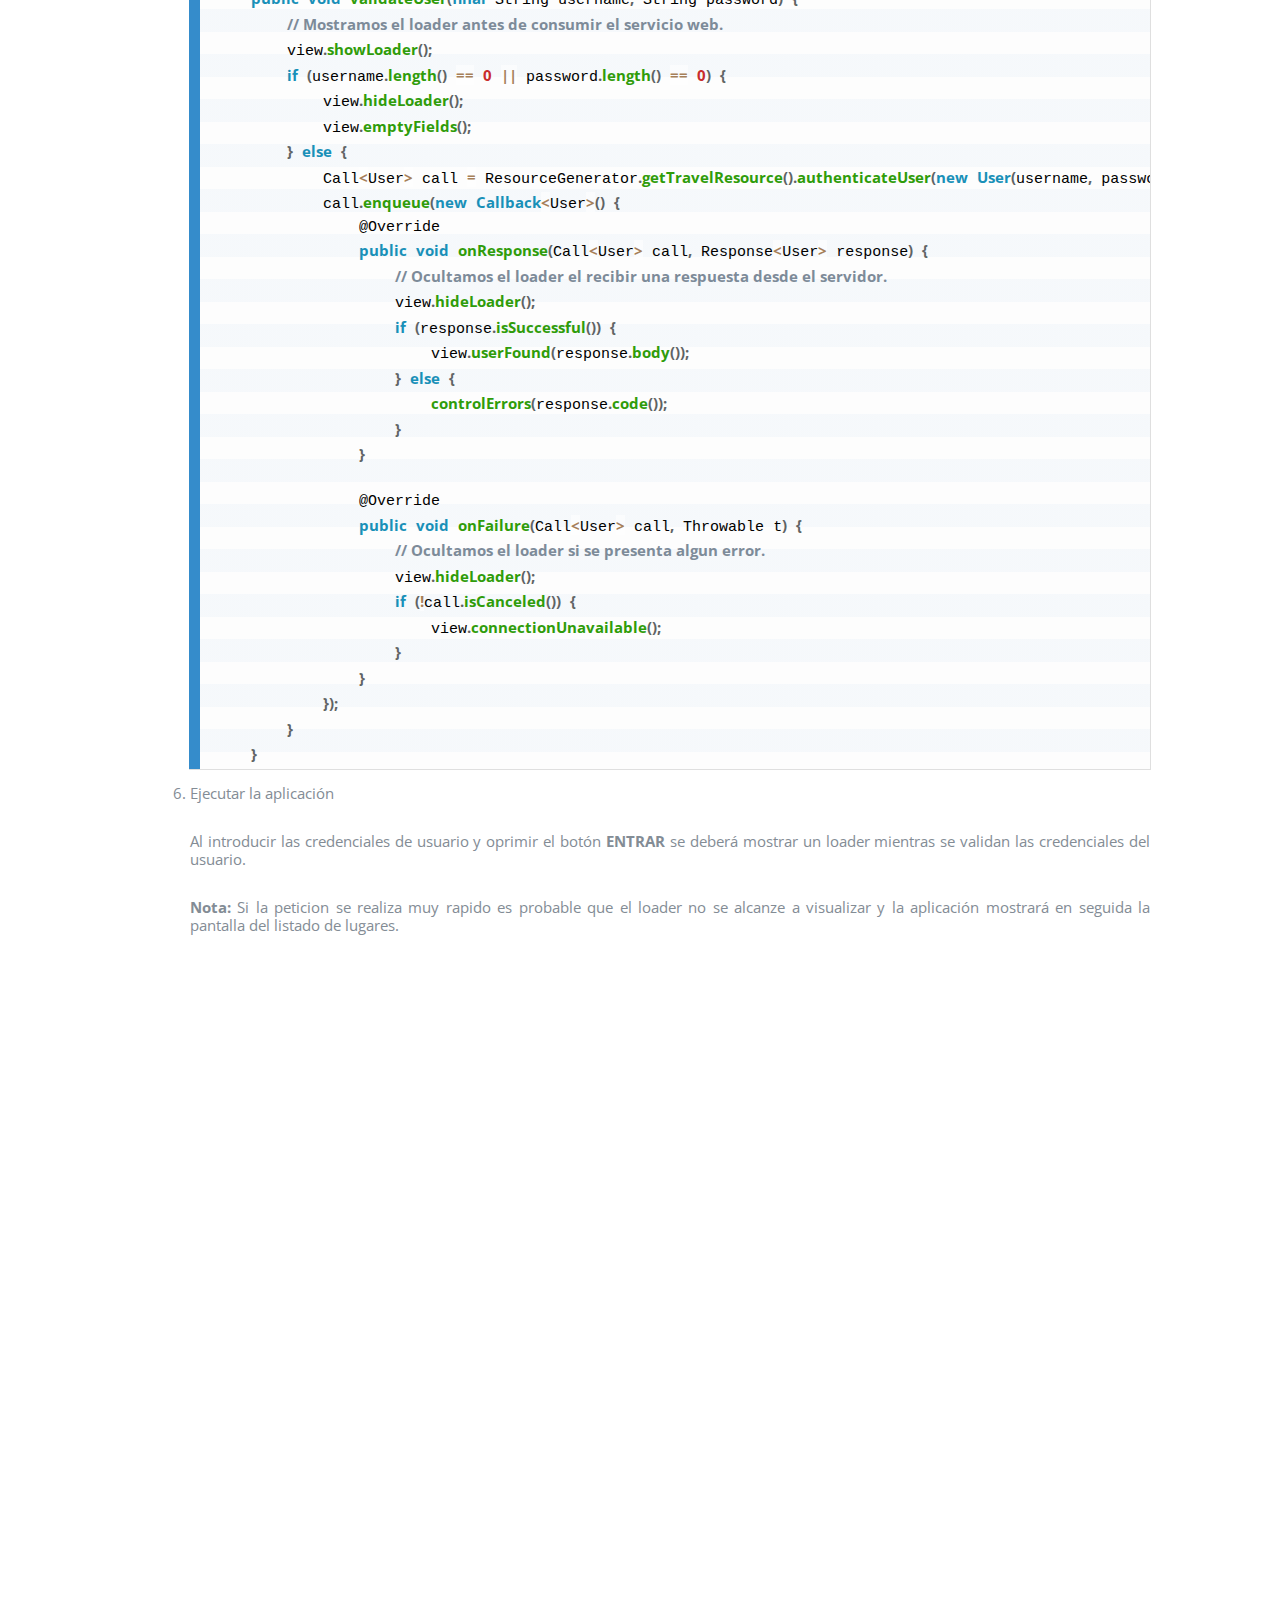
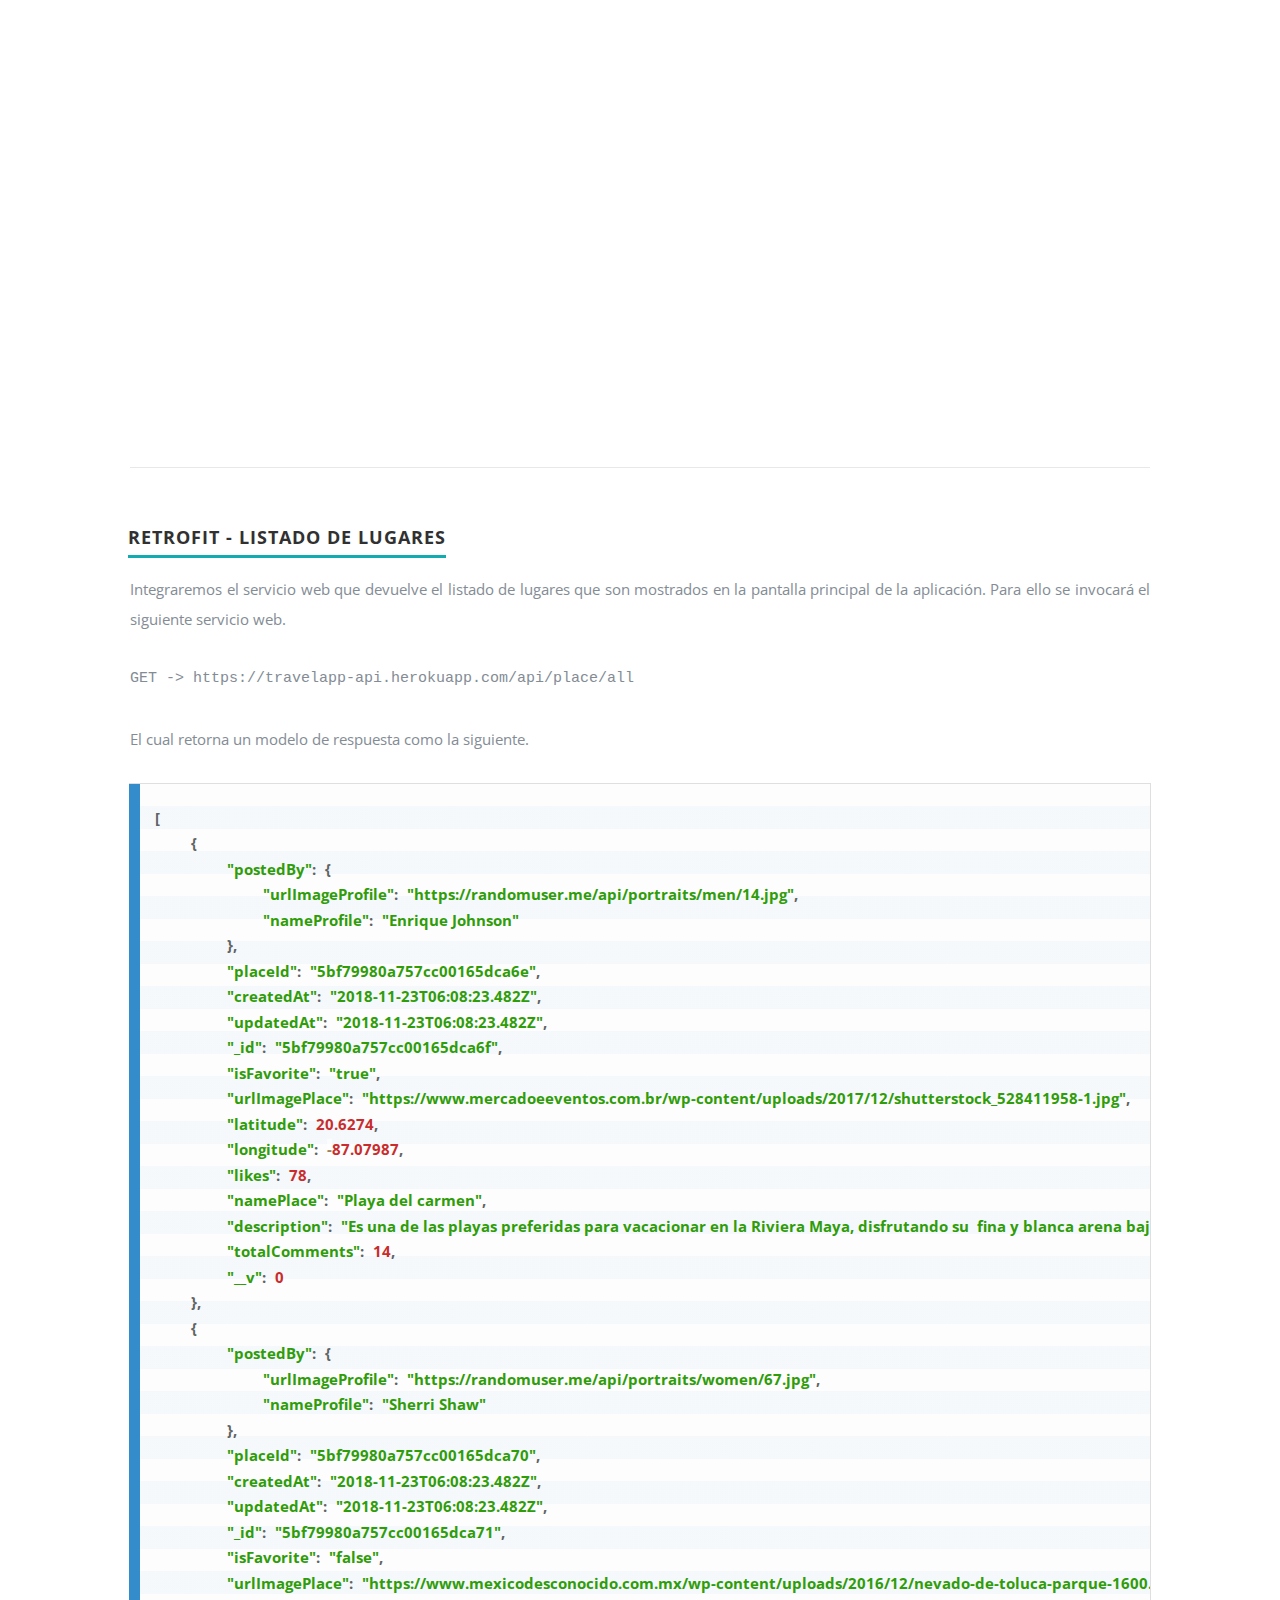
<file: session-three.html>
<!DOCTYPE html>
<!--[if lt IE 8 ]>
<html class="no-js ie ie7" lang="en"> <![endif]-->
<!--[if IE 8 ]>
<html class="no-js ie ie8" lang="en"> <![endif]-->
<!--[if (gte IE 8)|!(IE)]><!-->
<html class="no-js" lang="en">
<!--<![endif]-->

<head>
    <!--- basic page needs -->
    <meta charset="utf-8">
    <title>travelapp</title>
    <meta name="description" content="">
    <meta name="author" content="">
    <!-- mobile specific metas -->
    <meta name="viewport" content="width=device-width, initial-scale=1, maximum-scale=1">
    <!-- css -->
    <link rel="stylesheet" href="css/default.css">
    <link rel="stylesheet" href="css/style.css">
    <link rel="stylesheet" href="css/responsive.css">
    <link rel="stylesheet" href="css/animate.css">
    <link href="css/prism.css" rel="stylesheet">
    <!-- script -->
    <script src="js/modernizr.js"></script>
    <!-- favicons -->
    <link rel="shortcut icon" href="images/qacg.ico">
</head>

<body>
<!-- preloader -->
<div id="preloader">
    <div class="loader"></div>
</div>
<!--preloader end-->
<!-- header section -->
<header id="home">
    <nav id="m-nav">
        <a class="mobile-btn" href="#m-nav" title="Show navigation">Show navigation</a>
        <a class="mobile-btn" href="#" title="Hide navigation">Hide navigation</a>
        <ul id="nav" class="nav">
            <li><a href="index.html">Inicio</a></li>
            <li><a href="index.html#agenda">Temario</a></li>
            <li><a href="session-one.html">Sesión # 1</a></li>
            <li><a href="session-two.html">Sesión # 2</a></li>
            <li class="current"><a class="smoothscroll" href="#">Sesión # 3</a></li>
            <li><a href="session-four.html">Sesión # 4</a></li>
        </ul>
    </nav>
    <div class="row banner">
        <div class="banner-text">
            <h1 class="responsive-headline wow zoomIn">Integración de librerías</h1>
            <h3 class="wow fadeInUp">
                Sesión # 3
                <br>
                <br>
                Quality & Knowledge on IT Services
            </h3>
        </div>
    </div>
    <p class="scrolldown">
        <a class="smoothscroll" href="#about"><i class="fa fa-angle-double-down"></i></a>
    </p>
    <div class="header-overlay"></div>
</header>
<!-- header end -->
<!-- source code -->
<section id="topic">
    <div class="row bio-container">
        <div class="twelve columns bio-inner">
            <div class="four columns bio-left">
                <h2>Código Fuente</h2>
                <div class="pp-container">
                    <img class="picture wow zoomIn" src="images/source-code.png" alt="" style="background: white; padding: 24px;" />
                </div>
            </div>
            <div class="eight columns main-col wow fadeIn">
                <div class="arrow-left"></div>
                <p>
                <h3>
                    El código fuente del proyecto está disponible para su descarga a través de GitHub, dé click en el botón ver para explorar el repositorio del proyecto o dé click en Descargar para obtener directamente la version inicial o la última versión del proyecto Android Studio.
                </h3>
                </p>
                <div class="row">
                    <div class="six columns download">
                        <p align="center">
                            <a href="https://github.com/hercarr/travelapp" target="_blank" class="button"><i class="fab fa-github"></i>Ver en GitHub</a>
                            <a href="https://github.com/hercarr/travelapp/archive/session-three-start.zip" class="button" target="_blank"><i class="fa fa-download"></i>Versión inicial</a>
                            <a href="https://github.com/hercarr/travelapp/archive/master.zip" class="button" target="_blank"><i class="fa fa-download"></i>Versión final</a>
                        </p>
                    </div>
                </div>
            </div>
        </div>
    </div>
</section>
<!-- source code end -->
<!-- section start -->
<section id="agenda">
    <!-- Start Main libraries -->
    <h1 class="section-title wow fadeInDown">Librerías Android</h1>
    <div class="row education">
        <p>A continuación se listan las librerías, que comunmente se utilizan durante el desarrollo de una aplicación
            Android.<br/>
            <span><a href="https://square.github.io/retrofit/">Retrofit</a> - </span>Se describe a si mismo de la siguiente manera,
            "Convierte una REST API a una interfaz Java", permite a travéz de anotaciones agregar un cuerpo en la petición,
            manipular los parametros de la URL y encabezados de la petición.<br/>
            <span><a href="https://github.com/google/gson">Gson</a> - </span>Se utiliza para la serialización y
            deserializacion de objetos Java a JSON y al revés ( de JSON a objetos Java).<br/>
            <span><a href="https://bumptech.github.io/glide/">Glide</a> - </span>Librería utilizada para descargar imágenes desde una URL.<br/>
            <span><a href="https://github.com/dlew/joda-time-android">JodaTime</a> - </span>Libreria que facilita enormemente el manejo de fechas como el parseo, formato, etc.<br/>
            <span><a href="https://github.com/ocpsoft/prettytime">Prettytime</a> - </span>Formato de fechas para Java con un formato de redes sociales.<br/>
            <span><a href="https://realm.io/docs/java/latest">Realm</a> - </span>Es un motor de bases de datos local utilizada en Android.<br/>
            <span><a href="https://developers.google.com/maps/documentation/android-sdk/intro">Google Maps</a> - </span>Integración con mapas de Google.<br/>
        </p>
    </div>
    <!-- start libraries types -->
    <h1 class="section-title wow fadeInDown">Tipos de librerías</h1>
    <div class="row education">
        <p>Podemos encontrar dos formas de agregar librerías a nuestra aplicación:<br/>
            <span>Localmente - </span>Los archivos de la libreria deben ser
            descargados para poder incluirlas en la aplicación.<br/>
            <span>Remotas - </span>Se agregan como una dependencia de Gradle para
            que al momento de realizar la sincronizacion, Gradle descargue las dependencias correspondientes en el proyecto.<br/>
        </p>
    </div>
    <!-- end libraries types -->
    <!-- start Retrofit authentication -->
    <div class="header-col content-header">
        <h2><span>Retrofit y Gson - Autenticación de usuarios</span></h2>
    </div>
    <div class="row education">
        <p>
            Vamos a integrar las librerías Retrofit y Gson para poder sustituir la autenticación "dummy" por
            una autenticación remota.<br />
            Para esto, será necesario consumir el siguiente servicio web: <br />
            <pre><code>https://travelapp-api.herokuapp.com/api/user/autenticate</code><br/></pre><br />
            El cual recibe y devuelve los siguientes datos en formato JSON a través de una peticion POST.
        </p>
        <pre><code class="language-javascript">
            <script type="prism-javascript">
// Cuerpo de la petición
{
  "username": "USER",
  "password": "PASSWORD"
}

// Respuesta
{
    "_id": "ID_USUARIO",
    "username": "USER",
    "password": "PASSWORD",
    "role": "ROLE"
}</script>
        </code>
        </pre>
        <br />
        <ol>
            <li>
                <span><p>Configurando Retrofit</p></span>
                <ol>
                    <li>
                        <p>Agregar las siguientes dependencias en el archivo Gradle de <span>la aplicación.</span></p>
                        <pre><code>implementation 'com.squareup.retrofit2:retrofit:2.5.0'</code></pre>
                        <pre><code>implementation 'com.squareup.retrofit2:converter-gson:2.5.0'</code><br/></pre><br />

                        <div class="content-picture-container">
                            <img class="content-picture wow zoomIn" src="images/session-three/gradle-dependencies.png" alt="new project" />
                        </div>
                    </li>
                    <li>
                        <p><span>Sincronizar el script gradle para descargar las dependencias agregadas.</span></p>
                    </li>
                    <li>
                        <p>
                            Crear el paquete <span>api</span> dentro del paquete <span>travelapp</span>.
                        </p>
                        <div class="content-picture-container">
                            <img class="content-picture wow zoomIn" src="images/session-three/api-package.png " alt="new project" />
                        </div>
                    </li>
                    <li>
                        <p>Archivo de servicios</p>
                        <p>Crear el archivo <span>ITravelResource.java</span> en el paquete <span>api</span>, esta será la interfaz donde se van a declarar los servicios web.</p>
                    </li>
                    <li>
                        <p>Inicializacion de Retrofit.</p>
                        <p>Crearemos el objeto <span>retrofit</span>, utilizando el patron singleton, para ello, creamos el archivo <span>ResourceGenerator.java</span> en el paquete <span>api</span> y agregar el contenido de configuración.</p>
                        <pre><code class="language-java">
                        <script type="prism-java">
package com.qacg.travelapp.api;

import retrofit2.Retrofit;
import retrofit2.converter.gson.GsonConverterFactory;

public class ResourceGenerator {

    /**
     * Url base de los servicios de la aplicación.
     */
    private static final String BASE_URL = "https://travelapp-api.herokuapp.com/api/";

    private static ITravelResource travelResource;

    private ResourceGenerator() {}

    static {
        setupRetrofit();
    }

    private static void setupRetrofit() {
        Retrofit retrofit = new Retrofit.Builder()
                .addConverterFactory(GsonConverterFactory.create())
                .baseUrl(BASE_URL).build();
        travelResource = retrofit.create(ITravelResource.class);
    }

    public static ITravelResource getTravelResource() {
        return travelResource;
    }
}</script>
                    </code>
                    </pre>
                    </li>
                </ol>
            </li>
            <li>
                <span><p>Integrando la autenticación de usuario</p></span>
                <ol>
                    <li>
                        <p>Configurando nuestro servicio web de autenticación</p>
                        <p>Agregamos el método <span>authenticateUser</span> en la interfaz <span>ITravelResource.java</span>, nuestro archivo quedará de la siguiente forma:</p>
                        <pre><code class="language-java">
                        <script type="prism-java">
package com.qacg.travelapp.api;

import com.qacg.travelapp.models.User;

import retrofit2.Call;
import retrofit2.http.Body;
import retrofit2.http.POST;

public interface ITravelResource {

    @POST("user/autenticate")
    Call<User> authenticateUser(@Body Object body);

}</script>
                    </code>
                    </pre>
                    </li>
                    <li>
                        <p>Permisos de acceso a internet</p>
                        <p>Agregamos el permiso para acceso a internet de la aplicación en el archivo <span>AndroidManifest.xml</span>:</p>

<pre><code class="language-java"><script type="prism-java"><uses-permission android:name="android.permission.INTERNET"/></script></code></pre>

                        <div class="content-picture-container">
                            <img class="content-picture wow zoomIn"  src="images/session-three/internet-permissions.png" alt="new project" />
                        </div>
                    </li>
                    <li>
                        <p>Preparando nuestro modelo de Peticion/Respuesta</p>
                        <p>Realizaremos unas pequeñas modificaciones a nuestra clase <span>User.java</span>, para poder
                            serializar y deserializar correctamente los datos que se envian y reciben del servidor.</p>
                        <ol>
                            <li><p>Agregamos una anotación para la serializacion de objetos para el campo <span>userName</span>, esto
                            nos permite recibir y enviar correctamente el nombre del campo <span>username</span> al momento de
                            serializar/deserializar la clase <span>User.java</span></p></li>
                            <li><p>Agregamos un constructor que recibe como argumentos el usuario y password.</p>
                                <pre><code class="language-java">
                        <script type="prism-java">
package com.qacg.travelapp.models;

import com.google.gson.annotations.SerializedName;

/**
 * Modelo que representa al usuario de la aplicación.
 */
public class User {

    @SerializedName("username")
    private String userName;
    private String password;

    public User(String userName, String password) {
        this.userName = userName;
        this.password = password;
    }

    public String getUserName() {
        return userName;
    }

    public void setUserName(String userName) {
        this.userName = userName;
    }

    public String getPassword() {
        return password;
    }

    public void setPassword(String password) {
        this.password = password;
    }
}</script></code></pre>
                            </li>
                        </ol>
                    </li>

                    <li><p>Agregamos métodos para manejo de error(es) de red.</p>
                        <ol>
                            <li>
                                <p>Agregamos el método <span>connectionUnavailable</span> en el archivo <span>ILoginView.java</span>.</p>
                                <pre><code class="language-java">
                        <script type="prism-java">
package com.qacg.travelapp.views;

import com.qacg.travelapp.models.User;

/**
 * Vista que define el comportamiento de la vista.
 */
public interface ILoginView {
    void userFound(User user);

    void userNotFound();

    void emptyFields();

    void connectionUnavailable();
}</script></code></pre>
                            </li>
                            <li>
                                <p>Implementamos el método <span>connectionUnavailable</span> en la clase <span>LoginActivity.java</span>.</p>
                                <pre><code class="language-java">
                        <script type="prism-java">
@Override
public void connectionUnavailable() {
    final AlertDialog.Builder builder = new AlertDialog.Builder(this, R.style.LightDialogTheme);
    builder.setTitle(R.string.app_name);
    builder.setMessage(R.string.conection_unavailable);
    builder.setPositiveButton(R.string.accept_bnt, new DialogInterface.OnClickListener() {
        public void onClick(DialogInterface dialog, int id) {
            dialog.dismiss();
        }
    });
    AlertDialog dialog = builder.create();
    dialog.show();
}</script></code></pre>
                            </li>
                            <li><p>Agregamos el siguiente string en el archivo de strings.</p>
                                <p>strings.xml</p>
                                <pre><code class="language-java"><script type="prism-java">
<string name="conection_unavailable">Se presentaron algunos problemas al intentar conectarse con los servicios.</string>
</script></code></pre>

                                <p>strings.xml (en)</p>
                                <pre><code class="language-java"><script type="prism-java">
<string name="conection_unavailable">There were some problems when trying to connect with services.</string>
</script></code></pre>
                            </li>
                        </ol>
                    </li>

                    <li>
                        <p>Invocación del servicio web</p>
                        <p>Modificaremos a nuestro presentador para consumir el servicio web de autenticación.</p>
                        <pre><code class="language-java">
                        <script type="prism-java">
package com.qacg.travelapp.presents;

import com.qacg.travelapp.api.ResourceGenerator;
import com.qacg.travelapp.models.User;
import com.qacg.travelapp.views.ILoginView;

import retrofit2.Call;
import retrofit2.Callback;
import retrofit2.Response;

public class LoginPresenter {

    private ILoginView view;

    public LoginPresenter(ILoginView view) {
        this.view = view;
    }

    public void validateUser(final String username, String password) {
        if (username.length() == 0 || password.length() == 0) {
            view.emptyFields();
        } else {
            // Creamos nuestro objeto Call
            Call<User> call = ResourceGenerator.getTravelResource().authenticateUser(new User(username, password));
            // Realizamos la invocación al servicio web en una llamada asincrona.
            call.enqueue(new Callback<User>() {
                @Override
                public void onResponse(Call<User> call, Response<User> response) {
                    if (response.isSuccessful()) {
                        view.userFound(response.body());
                    } else {
                        controlErrors(response.code());
                    }
                }

                @Override
                public void onFailure(Call<User> call, Throwable t) {
                    if (!call.isCanceled()) {
                        view.connectionUnavailable();
                    }
                }
            });
        }
    }

    // Manejamos los codigos de error retornados por el servidor.
    private void controlErrors(int code) {
        if (code == 401) {
            view.userNotFound();
        } else {
            view.connectionUnavailable();
        }
    }
}</script></code></pre>
                    </li>
                </ol>
            </li>
            <li>
                <span><p>Agregando un loader</p></span>
                <p>Debido a que generalmente el consumo de servicios web se llevan a cabo de manera
                <span>asincrona</span>, Android provee ciertos componentes que permiten indicar al usuario
                que se esta realizando cierta tarea en segundo plano, estos componentes son comunmente conocidos como <span>Loaders</span>.</p>
                <p>Dentro de los loaders mas utilizados se encuentran el
                    <span><a href="https://developer.android.com/reference/android/app/ProgressDialog">ProgressDialog</a></span>
                    y el
                    <span><a href="https://developer.android.com/reference/android/widget/ProgressBar">ProgressBar</a></span>.</p>
                <p>Para efectos prácticos integraremos un <span>ProgressDialog</span> que será mostrado durante la llamada del servicio web de autenticación.</p>
                <ol>
                    <li>Agregamos los siguientes metodos en la interfaz <span>ILoginView.java</span></li>
                    <pre><code class="language-java">
                        <script type="prism-java">
    void showLoader();

    void hideLoader();
                        </script></code></pre>
                    <li>
                        <p>Agregamos el ProgressDialog en la actividad de login e implementamos los metodos
                            <span>showLoader</span> y <span>hideLoader</span>.</p>
                        <p>LoginActivity.java</p>
                        <pre><code class="language-java">
                        <script type="prism-java">
// Definimos una variable miembro.
private ProgressDialog progressbarDialog;

private void init() {
        presenter = new LoginPresenter(this);

        txtUsername = findViewById(R.id.txtUsername);
        txtPassword = findViewById(R.id.txtPassword);

        btnLogin = findViewById(R.id.btnLogin);
        btnLogin.setOnClickListener(new View.OnClickListener() {
            @Override
            public void onClick(View v) {
                presenter.validateUser(txtUsername.getText().toString(), txtPassword.getText().toString());
            }
        });

        // Inicializamos nuestro loader
        progressbarDialog = new ProgressDialog(this);
        progressbarDialog.setCancelable(false);
        progressbarDialog.setIndeterminate(true);
        progressbarDialog.setMessage(getString(R.string.starting_session));
    }


    @Override
    public void showLoader() {
        if (progressbarDialog != null && !progressbarDialog.isShowing()) {
            progressbarDialog.show();
        }
    }

    @Override
    public void hideLoader() {
        if (progressbarDialog != null && progressbarDialog.isShowing()) {
            progressbarDialog.hide();
        }
    }</script></code></pre>
                    </li>
                    <li>
                        <p>Agregamos los siguientes recursos en los archivos de string.</p>
                        <p>strings.xml</p>
                        <pre><code class="language-java"><script type="prism-java">
<string name="starting_session">Iniciando sesión</string>
</script></code></pre>

                        <p>strings.xml (en)</p>
                        <pre><code class="language-java"><script type="prism-java">
<string name="starting_session">Starting session</string>
</script></code></pre>
                    </li>
                    <li>
                        <p>Agregamos estilos</p>
                        <p>En el archivo <span>styles.xml</span> actualizamos el estilo <span>TransparentAppTheme</span></p>
                        <pre><code class="language-java">
                        <script type="prism-java">
<style name="TransparentAppTheme" parent="AppTheme">
        <item name="colorPrimary">@android:color/transparent</item>
        <item name="colorPrimaryDark">@color/statusBar</item>
        <item name="windowActionBarOverlay">true</item>
        <!-- Estilos a los dialogos -->
        <item name="android:alertDialogTheme">@style/LightDialogTheme</item>
        <item name="alertDialogTheme">@style/LightDialogTheme</item>
    </style></script></code></pre>
                    </li>
                    <li>
                        <p>Agregamos interaccion del loader desde el presentador</p>
                        <p>Actualizamos el metodo <span>validateUser</span> del archivo <span>LoginPresenter.java</span></p>
                        <pre><code class="language-java">
                        <script type="prism-java">
    public void validateUser(final String username, String password) {
        // Mostramos el loader antes de consumir el servicio web.
        view.showLoader();
        if (username.length() == 0 || password.length() == 0) {
            view.hideLoader();
            view.emptyFields();
        } else {
            Call<User> call = ResourceGenerator.getTravelResource().authenticateUser(new User(username, password));
            call.enqueue(new Callback<User>() {
                @Override
                public void onResponse(Call<User> call, Response<User> response) {
                    // Ocultamos el loader el recibir una respuesta desde el servidor.
                    view.hideLoader();
                    if (response.isSuccessful()) {
                        view.userFound(response.body());
                    } else {
                        controlErrors(response.code());
                    }
                }

                @Override
                public void onFailure(Call<User> call, Throwable t) {
                    // Ocultamos el loader si se presenta algun error.
                    view.hideLoader();
                    if (!call.isCanceled()) {
                        view.connectionUnavailable();
                    }
                }
            });
        }
    }</script></code></pre>
                    </li>
                    <li>
                        <p>Ejecutar la aplicación</p>
                        <p>Al introducir las credenciales de usuario y oprimir el botón <span>ENTRAR</span> se deberá mostrar un loader mientras se validan las credenciales del usuario.</p>
                        <p><span>Nota:</span> Si la peticion se realiza muy rapido es probable que el loader no se alcanze a visualizar y la aplicación mostrará en seguida la pantalla del listado de lugares.</p>
                        <div class="content-picture-container">
                            <img class="content-picture wow zoomIn" width="512px" src="images/session-three/iniciando-sesion.png" alt="new project" />
                        </div>
                    </li>
                </ol>
            </li>
        </ol>
    </div>
    <!-- end Retrofit authentication -->
    <!-- start Retrofit places -->
    <div class="header-col content-header">
        <h2><span>Retrofit - Listado de lugares</span></h2>
    </div>
    <div class="row education">
        <p>
            Integraremos el servicio web que devuelve el listado de lugares que son mostrados en la pantalla principal de la aplicación.
        Para ello se invocará el siguiente servicio web.
        </p>
        <pre><code>GET -> https://travelapp-api.herokuapp.com/api/place/all</code><br/></pre><br />
        <p>El cual retorna un modelo de respuesta como la siguiente.</p>
        <pre><code class="language-javascript"><script type="prism-javascript">
[
    {
        "postedBy": {
            "urlImageProfile": "https://randomuser.me/api/portraits/men/14.jpg",
            "nameProfile": "Enrique Johnson"
        },
        "placeId": "5bf79980a757cc00165dca6e",
        "createdAt": "2018-11-23T06:08:23.482Z",
        "updatedAt": "2018-11-23T06:08:23.482Z",
        "_id": "5bf79980a757cc00165dca6f",
        "isFavorite": "true",
        "urlImagePlace": "https://www.mercadoeeventos.com.br/wp-content/uploads/2017/12/shutterstock_528411958-1.jpg",
        "latitude": 20.6274,
        "longitude": -87.07987,
        "likes": 78,
        "namePlace": "Playa del carmen",
        "description": "Es una de las playas preferidas para vacacionar en la Riviera Maya, disfrutando su  fina y blanca arena bajo aguas verde-azules.",
        "totalComments": 14,
        "__v": 0
    },
    {
        "postedBy": {
            "urlImageProfile": "https://randomuser.me/api/portraits/women/67.jpg",
            "nameProfile": "Sherri Shaw"
        },
        "placeId": "5bf79980a757cc00165dca70",
        "createdAt": "2018-11-23T06:08:23.482Z",
        "updatedAt": "2018-11-23T06:08:23.482Z",
        "_id": "5bf79980a757cc00165dca71",
        "isFavorite": "false",
        "urlImagePlace": "https://www.mexicodesconocido.com.mx/wp-content/uploads/2016/12/nevado-de-toluca-parque-1600.jpg",
        "latitude": 19.17861,
        "longitude": -99.82111,
        "likes": 50,
        "namePlace": "Nevado de Toluca",
        "description": "Volcán mexicano ubicado en el Estado de México, entre los valles de Toluca y Tenango.",
        "totalComments": 30,
        "__v": 0
    }
]
        </script></code></pre>
        <ol>
            <li>
                <p>Configurando el servicio web</p>
                <p>Agregaremos la configuración del servicio web de lugares en el archivo <span>ITravelResource.java</span></p>
                <pre><code class="language-java"><script type="prism-java">
    @GET("place/all")
    Call<List<Place>> getAllPlaces();
</script>
</code></pre>
            </li>
            <li>
                <p>Modificando el modelo</p>
                <p>Realizaremos las siguientes modificaciones al modelo para asegurar la correcta serialización de datos.</p>
                <pre><code class="language-java"><script type="prism-java">
package com.qacg.travelapp.models;

import com.google.gson.annotations.SerializedName;

public class Place {

    @SerializedName("postedBy")
    private Profile profile;
    @SerializedName("createdAt")
    private String date;
    private String urlImagePlace;
    private boolean isFavorite;
    private double latitude, longitude;
    @SerializedName("likes")
    private int totalLikes;
    private String namePlace;
    private String description;
    private int totalComments;

    // getters & setters
    // ...
}</script>
</code></pre>
            </li>
            <li>
                <p>Declaracion del handler de error(es) de conexión</p>
                <p>Agregamos el medodo <span>void connectionUnavailable();</span> en el archivo <span>IPlacesView.java</span></p>
                <pre><code class="language-java"><script type="prism-java">
package com.qacg.travelapp.views;

import com.qacg.travelapp.models.Place;

import java.util.List;

public interface IPlacesView {

    void placesFound(List<Place> places);

    void placesNotFound();

    void connectionUnavailable();

}</script>
</code></pre>
            </li>

            <li>
                <p>Implementamos el handler de errores en el fragmento <span>PlacesFragment.java</span></p>
                <pre><code class="language-java"><script type="prism-java">
    @Override
    public void connectionUnavailable() {
        final AlertDialog.Builder builder = new AlertDialog.Builder(getActivity().getApplicationContext(), R.style.LightDialogTheme);
        builder.setTitle(R.string.app_name);
        builder.setMessage(R.string.conection_unavailable);
        builder.setPositiveButton(R.string.accept_bnt, new DialogInterface.OnClickListener() {
            public void onClick(DialogInterface dialog, int id) {
                dialog.dismiss();
            }
        });
        AlertDialog dialog = builder.create();
        dialog.show();
    }
</script>
</code></pre>
            </li>
            <li>
                <p>Invocando al servicio web</p>
                <p>Removemos el listado de lugares "dummy" en el presentador <span>PlacesPresenter.java</span> y agregamos la invocacion
                al servicio web que devuelve el listado de lugares.</p>
                <pre><code class="language-java"><script type="prism-java">
package com.qacg.travelapp.presents;

import com.qacg.travelapp.api.ResourceGenerator;
import com.qacg.travelapp.models.Place;
import com.qacg.travelapp.views.IPlacesView;

import java.util.List;

import retrofit2.Call;
import retrofit2.Callback;
import retrofit2.Response;

public class PlacesPresenter {

    private IPlacesView view;

    public PlacesPresenter(IPlacesView view) {
        this.view = view;
    }

    public void loadPlaces() {

        Call<List<Place>> call = ResourceGenerator.getTravelResource().getAllPlaces();

        call.enqueue(new Callback<List<Place>>() {
            @Override
            public void onResponse(Call<List<Place>> call, Response<List<Place>> response) {
                if (response.isSuccessful()) {
                    if (response.body() != null && response.body().size() > 0) {
                        view.placesFound(response.body());
                    } else {
                        view.placesNotFound();
                    }
                } else {
                    view.connectionUnavailable();
                }
            }

            @Override
            public void onFailure(Call<List<Place>> call, Throwable t) {
                view.connectionUnavailable();
            }
        });
    }
}</script>
</code></pre>
            </li>
            <li>
                <p>Ejecutar la aplicación</p>
                <p>Al ejecutar la aplicación, deberán tantos lugares como los devueltos por el servicio web.</p>
                <div class="content-picture-container">
                    <img class="content-picture wow zoomIn" width="512px" src="images/session-three/get-all-places.png" alt="new project" />
                </div>
            </li>
        </ol>
    </div>
    <!-- end Retrofit places -->
    <!-- start Glide -->
    <div class="header-col content-header">
        <h2><span>Glide - Carga de imágenes.</span></h2>
    </div>
    <div class="row education">
        <p>
            Integraremos la librería Glide para mostrar las imágenes a partir del URL devuelto por el servicio web.
        </p>

        <ol>
            <li>
                <p>Dependencias</p>
                <ol>
                    <li>
                        <p>Agregar la siguiente dependencia en el archivo Gradle de <span>la aplicación.</span></p>
                        <pre><code>implementation ("com.github.bumptech.glide:glide:4.8.0") {
        // Excluimos la libreria de soporte que provee la libreria
        // Ya que estamos implementando la version mas reciente.
        exclude group: "com.android.support"
    }</code></pre>
                    </li>
                    <li>
                        <p>Agregar las siguientes repositorios en el archivo Gradle <span>del proyecto</span></p>
                        <pre><code>
mavenCentral()
maven { url 'https://maven.google.com' }</code></pre>
                        <div class="content-picture-container">
                            <img class="content-picture wow zoomIn" width="512px" src="images/session-three/gradle-dependencies-project.png" alt="new project" />
                        </div>
                    </li>
                    <li>Sincronizamos para descargar las dependencias.</li>
                </ol>
            </li>

            <li>
                <p>Modificaciones al adaptador</p>
                <ol>
                    <li>
                        <p>Recibimos el contexto en el constructor.</p>
                    </li>
                    <li><p>Implementamos transformaciones y la carga de imágenes.</p></li>
                    <pre><code class="language-java">
                        <script type="prism-java">
package com.qacg.travelapp.adapters;

// imports...

public class PlaceAdapter extends RecyclerView.Adapter<PlaceAdapter.PlaceViewHolder> {

    private List<Place> places;
    private Context mContext;

    public PlaceAdapter(Context context) {
        mContext = context;
    }

    // Actualizamos el metodo para que solo muestre los elementos recibidos desde el servicio web.
    public void addList(List<Place> places) {
        this.places = places;
        notifyDataSetChanged();
    }

    @NonNull
    @Override
    public PlaceViewHolder onCreateViewHolder(@NonNull ViewGroup viewGroup, int i) {
        return new PlaceViewHolder(LayoutInflater.from(viewGroup.getContext()).inflate(R.layout.place_item, viewGroup, false));
    }

    @Override
    public void onBindViewHolder(@NonNull PlaceViewHolder placeViewHolder, int i) {
        placeViewHolder.dataBinding(places.get(i));
    }

    @Override
    public int getItemCount() {
        return places != null ? places.size() : 0;
    }

    class PlaceViewHolder extends RecyclerView.ViewHolder {

        private ImageView imageProfile;
        private TextView nameProfile;
        private TextView date;
        private TextView totalLikes;
        private TextView namePlace;
        private ImageView imagePlace;
        private TextView description;
        private TextView numberComments;


        public PlaceViewHolder(@NonNull View itemView) {
            super(itemView);
            imageProfile = itemView.findViewById(R.id.imageProfile);
            nameProfile = itemView.findViewById(R.id.nameProfile);
            date = itemView.findViewById(R.id.textDate);
            totalLikes = itemView.findViewById(R.id.totalLikes);
            imagePlace = itemView.findViewById(R.id.imagePlace);
            namePlace = itemView.findViewById(R.id.textTitlePlace);
            description = itemView.findViewById(R.id.textDescription);
            numberComments = itemView.findViewById(R.id.textNumberComments);
        }

        void dataBinding(Place place) {
            // Cargamos una imagen, a la que le hacemos una transformación (recorte la imagen a circular)
            Glide.with(mContext)
                    .load(place.getProfile().getUrlImageProfile())
                    .apply(RequestOptions.circleCropTransform())
                    .into(imageProfile);

            // Configuracion de opciones para transformar la imagen y establecer sus bordes redondeados.
            RequestOptions requestOptions = new RequestOptions();
            requestOptions = requestOptions.transforms(new CenterCrop(), new RoundedCorners(45));
            Glide.with(mContext)
                    .load(place.getUrlImagePlace())
                    .apply(requestOptions)
                    .into(imagePlace);

            nameProfile.setText(place.getProfile().getNameProfile());
            date.setText(place.getDate());
            totalLikes.setText(String.valueOf(place.getTotalLikes()));
            namePlace.setText(place.getNamePlace());
            description.setText(place.getDescription());
            numberComments.setText(String.valueOf(place.getTotalComments()));
        }
    }
}</script></code></pre>
                </ol>
            </li>
            <li>
                <p>Pasar el contexto al adaptador.</p>
                <p>En el archivo <span>PlacesFragment.java</span>, pasar el contexto al instanciar el adaptador.</p>
                <p>Nuestro método <span>init()</span> quedería de la siguiente forma.</p>
                <pre><code class="language-java">
                        <script type="prism-java">
    private void init(View view){
        places= view.findViewById(R.id.recyclerViewPlaces);
        places.setLayoutManager(new LinearLayoutManager(getContext()));
        places.setHasFixedSize(true);
        // Pasamos el contexto al adaptador.
        adapter = new PlaceAdapter(PlacesFragment.this.getContext());
        places.setAdapter(adapter);
        presenter = new PlacesPresenter(this);
        presenter.loadPlaces();
    }</script></code></pre>
            </li>
            <li>
                <p>Actualizamos nuestra vista.</p>
                <p>Realizamos las siguientes modificaciones al archivo <span>place_item.xml</span></p>
                <pre><code class="language-java">
                        <script type="prism-java">
<?xml version="1.0" encoding="utf-8"?>
<android.support.constraint.ConstraintLayout xmlns:android="http://schemas.android.com/apk/res/android"
    xmlns:app="http://schemas.android.com/apk/res-auto"
    xmlns:tools="http://schemas.android.com/tools"
    android:layout_width="match_parent"
    android:layout_height="wrap_content"
    android:layout_margin="20dp">
    <!-- 1. Ajustamos los constraint para orientar los elementos en la parte superior del contenedor.-->
    <android.support.constraint.ConstraintLayout
        android:id="@+id/layoutHeader"
        android:layout_width="match_parent"
        android:layout_height="wrap_content"
        app:layout_constraintTop_toTopOf="parent">
        <!-- 2. Establecemos un width de 40dp-->
        <!-- 3. La altura se ajusta automáticamente, manteniendo la relacion de aspecto-->
        <ImageView
            android:id="@+id/imageProfile"
            android:layout_width="40dp"
            android:layout_height="wrap_content"
            android:src="@drawable/profile"
            app:layout_constraintTop_toTopOf="parent"/>

        <TextView
            android:id="@+id/nameProfile"
            android:layout_width="wrap_content"
            android:layout_height="wrap_content"
            android:layout_marginStart="15dp"
            android:fontFamily="sans-serif-medium"
            android:textSize="14sp"
            android:textStyle="normal"
            app:layout_constraintStart_toEndOf="@id/imageProfile"
            app:layout_constraintTop_toTopOf="parent"
            tools:text="Scarlett Johansson" />

        <TextView
            android:id="@+id/textDate"
            android:layout_width="wrap_content"
            android:layout_height="wrap_content"
            android:layout_marginStart="15dp"
            android:fontFamily="sans-serif"
            android:textColor="#a8b6c8"
            android:textSize="12sp"
            android:textStyle="normal"
            app:layout_constraintStart_toEndOf="@id/imageProfile"
            app:layout_constraintTop_toBottomOf="@id/nameProfile"
            tools:text="hace 2 días" />

    </android.support.constraint.ConstraintLayout>
    <!-- 4. Establecemos un width al tamaño del contenedor padre-->
    <!-- 5. Establecemos un height de 240dp-->
    <!-- 6. Establecemos un tipo de escalado, que permite mantener la imagen recortada -->
    <!--    y ajustada al centro.-->
    <ImageView
        android:id="@+id/imagePlace"
        android:layout_width="match_parent"
        android:layout_height="240dp"
        android:layout_marginTop="10dp"
        android:scaleType="centerCrop"
        android:src="@drawable/image"
        app:layout_constraintTop_toBottomOf="@+id/layoutHeader" />

    <android.support.constraint.ConstraintLayout
        android:id="@+id/layoutPlaceOption"
        android:layout_width="match_parent"
        android:layout_height="wrap_content"
        android:layout_marginTop="15dp"
        app:layout_constraintTop_toBottomOf="@id/imagePlace">

        <ImageView
            android:id="@+id/imageOptionFavorite"
            android:layout_width="wrap_content"
            android:layout_height="wrap_content"
            android:paddingEnd="15dp"
            android:paddingTop="15dp"
            android:paddingBottom="15dp"
            android:src="@drawable/ic_favorite_border"
            app:layout_constraintStart_toStartOf="parent" />

        <ImageView
            android:id="@+id/imageOptionChat"
            android:layout_width="wrap_content"
            android:layout_height="wrap_content"
            android:padding="15dp"
            android:src="@drawable/ic_chat_bubble_outline"
            app:layout_constraintStart_toEndOf="@id/imageOptionFavorite" />

        <ImageView
            android:id="@+id/imageOptionNear"
            android:layout_width="wrap_content"
            android:layout_height="wrap_content"
            android:padding="15dp"
            android:src="@drawable/ic_near_me"
            app:layout_constraintStart_toEndOf="@id/imageOptionChat" />
    </android.support.constraint.ConstraintLayout>

    <View
        android:id="@+id/viewLineOne"
        android:layout_width="match_parent"
        android:layout_height="1dp"
        android:background="#4da8b6c8"
        app:layout_constraintTop_toBottomOf="@id/layoutPlaceOption" />

    <LinearLayout
        android:id="@+id/layoutLikes"
        android:layout_width="match_parent"
        android:layout_height="wrap_content"
        android:layout_marginTop="7dp"
        app:layout_constraintTop_toBottomOf="@id/viewLineOne">

        <ImageView
            android:id="@+id/imageLikes"
            android:layout_width="wrap_content"
            android:layout_height="wrap_content"
            android:padding="5dp"
            android:src="@drawable/ic_like" />

        <TextView
            android:id="@+id/totalLikes"
            android:layout_width="wrap_content"
            android:layout_height="wrap_content"
            android:fontFamily="sans-serif-light"
            android:padding="5dp"
            android:textColor="#323b45"
            android:textSize="14sp"
            android:textStyle="normal"
            tools:text="78 likes" />

    </LinearLayout>

    <TextView
        android:id="@+id/textTitlePlace"
        android:layout_width="wrap_content"
        android:layout_height="wrap_content"
        android:fontFamily="sans-serif"
        android:textColor="#323b45"
        android:textSize="14sp"
        android:textStyle="bold"
        app:layout_constraintTop_toBottomOf="@id/layoutLikes"
        tools:text="Playa del Carmen" />

    <TextView
        android:id="@+id/textDescription"
        android:layout_width="match_parent"
        android:layout_height="wrap_content"
        app:layout_constraintTop_toBottomOf="@id/textTitlePlace"
        tools:text="Es una de las playas preferidas para vacacionar en la Riviera Maya, disfrutando su  fina y blanca arena bajo aguas verde-azules." />

    <TextView
        android:id="@+id/textNumberComments"
        android:layout_width="wrap_content"
        android:layout_height="wrap_content"
        android:padding="5dp"
        android:textColor="#a8b6c8"
        android:textSize="14sp"
        app:layout_constraintTop_toBottomOf="@id/textDescription"
        tools:text="14 comentarios" />
</android.support.constraint.ConstraintLayout></script></code></pre>
            </li>
            <li>
                <p>Ejecutar la aplicación</p>
                <p>Al ejecutar la aplicación, las fotos de perfil del usuario y la imagen del post deberían mostrarse correctamente.</p>
                <div class="content-picture-container">
                    <img class="content-picture wow zoomIn" width="512px" src="images/session-three/glide-integration.png" alt="new project" />
                </div>
            </li>
        </ol>
    </div>
    <!-- end Glide -->
    <!-- start JodaTime & Prettytime + swipe to refresh-->
    <div class="header-col content-header">
        <h2><span>JodaTime & Prettytime - Finalizando la integración.</span></h2>
    </div>
    <div class="row education">
        <p>
            Integraremos la librería JodaTime y Prettytime para darle formato a la fecha de creación del post.
        </p>
        <p>Realizaremos también ajustes menores al item del listado.</p>
        <ol>
            <li>
                <p>Dependencias</p>
                <ol>
                    <li>
                        <p>Agregar las siguientes dependencias en el archivo Gradle de <span>la aplicación.</span></p>
                        <pre><code>
implementation 'net.danlew:android.joda:2.10.1'
implementation 'org.ocpsoft.prettytime:prettytime:4.0.1.Final'</code></pre>
                    </li>
                    <li>
                        <p>Sincronizar los scripts Gradle del proyecto.</p>
                    </li>
                </ol>
            </li>
            <li>
                <p>Agregamos los siguientes recursos en el archivo de strings.</p>
                <p>strings.xml</p>
                <pre><code class="language-java"><script type="prism-java">
<string name="comments_placeholder">%1s comentarios</string>
<string name="likes_placeholder">%1s me gusta</string>
</script></code></pre>
                <p>strings.xml (en)</p>
                <pre><code class="language-java"><script type="prism-java">
<string name="comments_placeholder">%1s comments</string>
<string name="likes_placeholder">%1s likes</string>
</script></code></pre>
            </li>
            <li>
                <p>Realizamos las siguientes modificaciones al archivo <span>PlaceAdapter.java</span></p>
                <pre><code class="language-java">
                        <script type="prism-java">
    // Clase: PlaceAdapter
    // Agregamos un metodo para formatear la fecha
    private String parseToElapsedTime(String stringDatetime) {
        DateTimeFormatter formatter = DateTimeFormat.forPattern("yyyy-MM-dd'T'HH:mm:ss.SSSZ");
        return new PrettyTime().format( DateTime.parse(stringDatetime, formatter).toDate() );
    }

    // Clase: PlaceViewHolder
    // Actualizamos el metodo dataBinding()
    void dataBinding(Place place) {
            Glide.with(mContext)
                    .load(place.getProfile().getUrlImageProfile())
                    .apply(RequestOptions.circleCropTransform())
                    .into(imageProfile);
            RequestOptions requestOptions = new RequestOptions();
            requestOptions = requestOptions.transforms(new CenterCrop(), new RoundedCorners(45));
            Glide.with(mContext)
                    .load(place.getUrlImagePlace())
                    .apply(requestOptions)
                    .into(imagePlace);
            nameProfile.setText(place.getProfile().getNameProfile());
            date.setText(parseToElapsedTime(place.getDate()));
            totalLikes.setText(String.valueOf(place.getTotalLikes()));
            namePlace.setText(place.getNamePlace());
            description.setText(place.getDescription());
            numberComments.setText(mContext.getResources().getString(R.string.comments_placeholder, String.valueOf(place.getTotalComments())));
    }</script></code></pre>
            </li>
            <li>
                <p>Ejecutar la aplicación</p>
                <p>Al ejecutar la aplicación, se deben de mostrar los siguientes cambios:</p>
                <ol>
                    <li>La fecha de publicación formateada adecuadamente</li>
                    <li>Se agrega el string <span>comentarios</span> adelante de la cantidad de comentarios</li>
                    <li>Se agrega el string <span>me gusta</span> adelante de la cantidad de likes</li>
                </ol>
                <div class="content-picture-container">
                    <img class="content-picture wow zoomIn" width="512px" src="images/session-three/timeformating-extras.png" alt="new project" />
                </div>
            </li>

            <li>
                <p>Agregando el elemento pull to refresh.</p>
                <ol>
                    <p>
                        El elemento pull to refresh, nos permite escuchar en nuestra actividad o fragmento cuando el usuario
                        realiza un gesto de arrastre hacia abajo (pull) dentro de un listado <span>ListView o RecyclerView</span>.
                    </p>
                    <li>
                        <p>Actualizamos nuestro archivo <span>fragment_places.xml</span> con el siguiente contenido.</p>
                        <pre><code class="language-java">
                        <script type="prism-java">
<?xml version="1.0" encoding="utf-8"?>
<FrameLayout xmlns:android="http://schemas.android.com/apk/res/android"
    xmlns:tools="http://schemas.android.com/tools"
    android:layout_width="match_parent"
    android:layout_height="match_parent"
    tools:context=".fragments.PlacesFragment">
    <android.support.v4.widget.SwipeRefreshLayout
        xmlns:android="http://schemas.android.com/apk/res/android"
        android:id="@+id/swiperefresh"
        android:layout_width="match_parent"
        android:layout_height="match_parent">
        <android.support.v7.widget.RecyclerView
            android:id="@+id/recyclerViewPlaces"
            android:layout_width="match_parent"
            android:layout_height="match_parent" />
    </android.support.v4.widget.SwipeRefreshLayout>
</FrameLayout></script></code></pre>
                    </li>
                    <li>
                        <p>Actualizamos el método <span>init()</span> y el metodo <span>placesFound()</span> del fragmento <span>PlacesFragment.java</span></p>
                        <pre><code class="language-java">
                        <script type="prism-java">
    private void init(View view){
        places= view.findViewById(R.id.recyclerViewPlaces);
        swipeRefreshLayout = view.findViewById(R.id.swiperefresh);
        swipeRefreshLayout.setOnRefreshListener(
                new SwipeRefreshLayout.OnRefreshListener() {
                    @Override
                    public void onRefresh() {
                        presenter.loadPlaces();
                    }
                }
        );
        places.setLayoutManager(new LinearLayoutManager(getContext()));
        places.setHasFixedSize(true);
        adapter= new PlaceAdapter(PlacesFragment.this.getContext());
        places.setAdapter(adapter);
        presenter = new PlacesPresenter(this);

        swipeRefreshLayout.setRefreshing(true);
        presenter.loadPlaces();
    }

    @Override
    public void placesFound(List<Place> places) {
        adapter.addList(places);
        if (swipeRefreshLayout != null && swipeRefreshLayout.isRefreshing()) {
            swipeRefreshLayout.setRefreshing(false);
        }
    }</script></code></pre>
                    </li>
                    <li>
                        <p>Ejecutar la aplicación</p>
                        <p>Al ejecutar la aplicación, esta permite actualizar el listado de lugares cuando el usuario
                            realiza el gesto Swipe.</p>
                        <div class="content-picture-container">
                            <img class="content-picture wow zoomIn" width="512px" src="images/session-three/swipe.gif" alt="new project" />
                        </div>
                    </li>
                </ol>
            </li>
        </ol>
    </div>
    <!-- start Realm -->
    <div class="header-col content-header">
        <h2><span>Realm</span></h2>
    </div>
    <div class="row education">
        <div class="content-picture-container">
            <img class="content-picture wow zoomIn" width="512px" src="images/session-three/realm.png" alt="new project" />
        </div>

        <p><span>¿Que es Realm?</span></p>
        <p>Es una base de datos mobiles que corre directamente en teléfonos, tablets o wearables.</p>
        <ol>
            <li>
                <p>Permite a nuestras aplicaciones ofrecer las siguientes caracteristicas.</p>
                <ol>
                    <li>Sincronización en la nube</li>
                    <li>Colaboración en tiempo real</li>
                    <li>Offline-first</li>
                    <li>Base de datos local</li>
                    <li>Live objects</li>
                </ol>
            </li>
            <li>Open source</li>
            <li>
                <p>Plataformas</p>
                <ol>
                    <li><a href="https://realm.io/docs/java/latest/">Java</a></li>
                    <li><a href="https://realm.io/docs/swift/latest/">Swift</a></li>
                    <li><a href="https://realm.io/docs/objc/latest/">Objective C</a></li>
                    <li><a href="https://realm.io/docs/javascript/latest/">Javascript (React Native)</a></li>
                    <li><a href="https://realm.io/docs/dotnet/latest/">.NET (Xamarin)</a></li>
                </ol>
            </li>
            <li>
                <p>Instalación</p>
                <ol>
                    <li>
                        <p>Dependencias</p>
                        <ol>
                            <li>
                                <p>Agregar la siguiente dependencia en el archivo Gradle del <span>projecto</span></p>
                                <pre><code>classpath "io.realm:realm-gradle-plugin:5.8.0"</code></pre>
                            </li>
                            <li>
                                <p>Aplicar el plugin de Realm al principio del archivo Gradle de la <span>aplicación</span></p>
                                <pre><code>apply plugin: 'realm-android'</code></pre>
                            </li>
                            <li>Sincronizamos para descargar las dependencias.</li>
                        </ol>
                    </li>
                    <li>
                        <p>Clase de la aplicación</p>
                        <p>Es una práctica común que en aplicaciones Android se cuente una clase que es inicializada antes de cualquier otra
                        clase en la aplicación, esta clase es denominada
                            <a href="https://github.com/codepath/android_guides/wiki/Understanding-the-Android-Application-Class">la clase de la Aplicación</a>.</p>
                        <p>Cuando trabajamos con Realm, es necesario tener esta clase presente, ya que es aqui donde se inicializa la configuración de
                        la base de datos.</p>
                        <p>Agregar la clase de la aplicación.</p>
                        <ol>
                            <li>Crear el archivo <span>TravelApp</span> en el paquete <span>com.qacg.travelapp.utils</span></li>
                            <li>
                                <p>Sobre escribir el contenido del metodo <span>onCreate</span> lo siguiente:</p>

                                <pre><code class="language-java">
                        <script type="prism-java">
super.onCreate();
context = getApplicationContext();
//Realm initialization.
Realm.init(getApplicationContext());
//Delete Realm db if migration is needed.
RealmConfiguration config = new RealmConfiguration
.Builder()
.deleteRealmIfMigrationNeeded()
.build();
Realm.setDefaultConfiguration(config);
</script></code></pre>
                            </li>
                            <li>
                                <p>Modificar el archivo <span>Manifest.xml</span></p>
                                Agregamos el siguiente atributo al tag Application.
                                <pre><code class="language-java">
                        <script type="prism-java">
android:name=".utils.TravelApp"
</script></code></pre>
                            </li>
                        </ol>
                    </li>
                    <li>
                        <p>Para mas informacion visitar <a href="https://realm.io/docs/java/latest/"></a>https://realm.io/docs/java/latest/</p>
                    </li>
                </ol>
            </li>
            <li>
                <p>Offline first en Travelapp</p>
                <p>Con el objetivo de mejorar la experiencia de usuario, agregaremos a nuestra aplicación una caracteristica
                que permitirá guardar en "caché" los ultimos post obtenidos desde el servicio web y estos serán mostrados
                cuando el dispositivo no cuente con una conexión a internet o no se realiza de manera exitosa una conexion con el servidor.</p>
                <ol>
                    <li>
                        <p>Build gradle - proyecto</p>
                        <pre><code class="language-java">
                        <script type="prism-java">
buildscript {

    repositories {
        google()
        jcenter()
        mavenCentral()
        maven { url 'https://maven.google.com' }
    }
    dependencies {
        classpath 'com.android.tools.build:gradle:3.2.1'
        // Agregamos la dependencia de Realm
        classpath "io.realm:realm-gradle-plugin:5.8.0"


        // NOTE: Do not place your application dependencies here; they belong
        // in the individual module build.gradle files
    }
}
</script></code></pre>
                    </li>
                    <li>
                        <p>Build gradle - aplicacion</p>
                        <p>Al principio de la aplicacion agregar</p>
                        <pre><code class="language-java">
                        <script type="prism-java">
apply plugin: 'realm-android'


android {
    compileSdkVersion 28
    defaultConfig {
        applicationId "com.qacg.travelapp"
        minSdkVersion 21
        targetSdkVersion 28
        versionCode 1
        versionName "1.0"
        testInstrumentationRunner "android.support.test.runner.AndroidJUnitRunner"
    }
    buildTypes {
        release {
            minifyEnabled false
            proguardFiles getDefaultProguardFile('proguard-android.txt'), 'proguard-rules.pro'
        }
    }

    // Actualizamos los compile options requerido para esta version de Realm
    compileOptions {
        sourceCompatibility JavaVersion.VERSION_1_8
        targetCompatibility JavaVersion.VERSION_1_8
    }
}
</script></code></pre>
                    </li>
                    <li>
                        <p>PlacesFragment.java</p>
                        <pre><code class="language-java">
                        <script type="prism-java">
  @Override
    public void placesFound(List<Place> places) {
        adapter.addList(places);
    }

    @Override
    public void placesNotFound() {
        adapter.addList(null);
    }

    @Override
    public void connectionUnavailable() {
        Toast.makeText(getActivity(), getResources().getString(R.string.conection_unavailable),
                Toast.LENGTH_LONG).show();
    }

    @Override
    public void showNoInternetConnectionMsg() {
        Toast.makeText(getActivity(), getResources().getString(R.string.not_connected_message),
                Toast.LENGTH_LONG).show();
    }

    @Override
    public void hideSwipe() {
        if (swipeRefreshLayout != null && swipeRefreshLayout.isRefreshing()) {
            swipeRefreshLayout.setRefreshing(false);
        }
    }
</script></code></pre>
                    </li>
                    <li>
                        <p>Place.java</p>
                        <pre><code class="language-java">
                        <script type="prism-java">

package com.qacg.travelapp.models;

import com.google.gson.annotations.SerializedName;

import io.realm.RealmObject;
import io.realm.annotations.PrimaryKey;

public class Place extends RealmObject {

    @PrimaryKey
    private String placeId;
    @SerializedName("postedBy")
    private Profile profile;
    @SerializedName("createdAt")
    private String date;
    private String urlImagePlace;
    private boolean isFavorite;
    private double latitude, longitude;
    @SerializedName("likes")
    private int totalLikes;
    private String namePlace;
    private String description;
    private int totalComments;

    // GETTESRS AND SETTERS
}
</script></code></pre>
                    </li>
                    <li>
                        <p>Profile.java</p>
                        <pre><code class="language-java">
                        <script type="prism-java">
package com.qacg.travelapp.models;

import io.realm.RealmObject;

public class Profile extends RealmObject {

    private String urlImageProfile;
    private String nameProfile;
    // GETTESRS AND SETTERS
}
</script></code></pre>

                    </li>
                    <li>
                        <p>PlacesPresenter.java</p>
                        <pre><code class="language-java">
                        <script type="prism-java">
package com.qacg.travelapp.presents;

import com.qacg.travelapp.api.ResourceGenerator;
import com.qacg.travelapp.models.Place;
import com.qacg.travelapp.utils.TravelApp;
import com.qacg.travelapp.views.IPlacesView;

import java.util.List;

import io.realm.Realm;
import io.realm.RealmResults;
import retrofit2.Call;
import retrofit2.Callback;
import retrofit2.Response;

public class PlacesPresenter {

    private IPlacesView view;
    private final Realm realm;


    public PlacesPresenter(IPlacesView view) {
        this.view = view;
        realm = Realm.getDefaultInstance();
    }

    public void loadPlaces() {
        if (TravelApp.isConnected()) {
            Call<List<Place>> call = ResourceGenerator.getTravelResource().getAllPlaces();

            call.enqueue(new Callback<List<Place>>() {
                @Override
                public void onResponse(Call<List<Place>> call, Response<List<Place>> response) {
                    view.hideSwipe();
                    if (response.isSuccessful()) {
                        if (response.body() != null && response.body().size() > 0) {
                            view.placesFound(response.body());
                            saveToRealm(response.body());
                        } else {
                            view.placesNotFound();
                        }
                    } else {
                        view.connectionUnavailable();
                    }
                }

                @Override
                public void onFailure(Call<List<Place>> call, Throwable t) {
                    view.hideSwipe();
                    view.connectionUnavailable();
                    view.placesFound(getLocalPlaces());
                }
            });
        } else {
            view.hideSwipe();
            view.showNoInternetConnectionMsg();
            view.placesFound(getLocalPlaces());
        }
    }

    // Realm
    private void saveToRealm(final List<Place> places) {
        deleteLocalPlaces();
        realm.executeTransaction(new Realm.Transaction() {
            @Override
            public void execute(Realm realm) {
                realm.copyToRealm(places);
            }
        });
    }

    private List<Place> getLocalPlaces() {
        return realm.where(Place.class).findAll();
    }

    /**
     * Elimina el caché
     */
    private void deleteLocalPlaces() {
        final RealmResults<Place> places = realm.where(Place.class).findAll();
        if (places != null) {
            realm.executeTransaction(
                    new Realm.Transaction() {
                        @Override
                        public void execute(Realm realm) {
                            places.deleteAllFromRealm();
                        }
                    }
            );
        }
    }
}</script></code></pre>
                    </li>
                    <li>
                        <p>IPlacesView.java</p>
                        <pre><code class="language-java">
                        <script type="prism-java">
    void showNoInternetConnectionMsg();

    void hideSwipe();
</script></code></pre>
                    </li>
                    <li>
                        <p>Strings</p>
                        <p>strings.xml</p>
                        <pre><code class="language-java"><script type="prism-java">
<string name="comments_placeholder">%1s comentarios</string>
<string name="likes_placeholder">%1s me gusta</string>
</script></code></pre>
                        <p>strings.xml (en)</p>
                        <pre><code class="language-java"><script type="prism-java">
<string name="comments_placeholder">%1s comments</string>
<string name="likes_placeholder">%1s likes</string>
</script></code></pre>
                    </li>
                    <li>
                        <p>TravelApp.java</p>
                        <pre><code class="language-java">
                        <script type="prism-java">
package com.qacg.travelapp.utils;

import android.app.Application;
import android.content.Context;
import android.net.ConnectivityManager;

import io.realm.Realm;
import io.realm.RealmConfiguration;

public class TravelApp extends Application {

    private static Context context;

    @Override
    public void onCreate() {
        super.onCreate();
        context = getApplicationContext();
        //Realm initialization.
        Realm.init(getApplicationContext());
        //Delete Realm db if migration is needed.
        RealmConfiguration config = new RealmConfiguration
                .Builder()
                .deleteRealmIfMigrationNeeded()
                .build();
        Realm.setDefaultConfiguration(config);
    }

    public static Context getContext() {
        return context;
    }


    /**
     * <p>Retorna verdadero si existe una conexion a internet.</p>
     *
     * @return Boolean - Estado de la conexion del dispositivo.
     */
    public static boolean isConnected() {
        ConnectivityManager cm = (ConnectivityManager) context.getSystemService(Context.CONNECTIVITY_SERVICE);
        if( cm != null && cm.getActiveNetworkInfo() != null )
            return cm.getActiveNetworkInfo().isConnected();
        return false;
    }
}</script></code></pre>
                    </li>
                </ol>
            </li>
        </ol>
    </div>
    <!-- end Realm -->
    <!-- end Only portrait -->
    <div class="header-col content-header">
        <h2><span>Aplicación solo con orientación portrait</span></h2>
    </div>
    <div class="row education">
        <p>Podemos facilmente realizar esto configurando el atributo <span>android:screenOrientation</span> en cada actividad.</p>
        <pre><code class="language-java">
                        <script type="prism-java">
<?xml version="1.0" encoding="utf-8"?>
<manifest xmlns:android="http://schemas.android.com/apk/res/android"
    package="com.qacg.travelapp">

    <uses-permission android:name="android.permission.INTERNET" />

    <!--
         The ACCESS_COARSE/FINE_LOCATION permissions are not required to use
         Google Maps Android API v2, but you must specify either coarse or fine
         location permissions for the 'MyLocation' functionality.
    -->
    <uses-permission android:name="android.permission.ACCESS_FINE_LOCATION" />

    <application
        android:allowBackup="true"
        android:icon="@mipmap/ic_launcher"
        android:label="@string/app_name"
        android:roundIcon="@mipmap/ic_launcher_round"
        android:supportsRtl="true"
        android:theme="@style/AppTheme"
        android:name=".utils.TravelApp">
        <activity android:name=".activities.MainActivity"
                  android:screenOrientation="portrait">
            <intent-filter>
                <action android:name="android.intent.action.MAIN" />

                <category android:name="android.intent.category.LAUNCHER" />
            </intent-filter>
        </activity>
        <activity
            android:name=".activities.WelcomeActivity"
            android:theme="@style/Theme.AppCompat.Light.NoActionBar"
            android:screenOrientation="portrait"/>
        <activity
            android:name=".activities.LoginActivity"
            android:label=""
            android:parentActivityName=".activities.WelcomeActivity"
            android:theme="@style/TransparentAppTheme"
            android:screenOrientation="portrait" />
        <!--
             The API key for Google Maps-based APIs is defined as a string resource.
             (See the file "res/values/google_maps_api.xml").
             Note that the API key is linked to the encryption key used to sign the APK.
             You need a different API key for each encryption key, including the release key that is used to
             sign the APK for publishing.
             You can define the keys for the debug and release targets in src/debug/ and src/release/.
        -->
        <meta-data
            android:name="com.google.android.geo.API_KEY"
            android:value="@string/google_maps_key" />

        <activity
            android:name=".activities.MapsActivity"
            android:label="@string/title_activity_maps"/>
    </application>

</manifest>
                        </script></code></pre>
    </div>
    <!-- end Close session -->
    <!-- end Close session -->
    <div class="header-col content-header">
        <h2><span>Cerrar sesión</span></h2>
    </div>
    <div class="row education">
        <p>Agregaremos opciones en la barra de menu de nuestra aplicación una opción para que el usuario pueda cerrar sesión.</p>
        <ol>
            <li>
                <p>MainActivity.java</p>
                <pre><code class="language-java">
                        <script type="prism-java">
package com.qacg.travelapp.activities;

import android.content.Intent;
import android.os.Bundle;
import android.support.v4.app.Fragment;
import android.support.v7.app.AppCompatActivity;
import android.view.Menu;
import android.view.MenuItem;

import com.qacg.travelapp.R;
import com.qacg.travelapp.fragments.PlacesFragment;
import com.qacg.travelapp.utils.Constants;
import com.qacg.travelapp.utils.SharedPreferenceUtils;

public class MainActivity extends AppCompatActivity {

    @Override
    protected void onCreate(Bundle savedInstanceState) {
        super.onCreate(savedInstanceState);
        setContentView(R.layout.activity_main);
        validateSession();
    }

    @Override
    public boolean onCreateOptionsMenu(Menu menu) {
        getMenuInflater().inflate(R.menu.menu, menu);
        return super.onCreateOptionsMenu(menu);
    }

    @Override
    public boolean onOptionsItemSelected(MenuItem item) {
        if (item.getItemId() == R.id.item_close_session) {
            SharedPreferenceUtils.getInstance(this).clear();
            startActivity(new Intent(MainActivity.this, WelcomeActivity.class));
            finish();
            return true;
        } else {
            return super.onOptionsItemSelected(item);
        }
    }

    private void validateSession() {
        String username = SharedPreferenceUtils.getInstance(this).getStringValue(Constants.SPKEYS.USERNAME, null);
        if (username == null) {
            startActivity(new Intent(this, WelcomeActivity.class));
            finish();
        } else {
            loadFragment(R.id.mainFragment,PlacesFragment.getInstance());
        }
    }

    private void loadFragment(int idReplace, Fragment fragment) {
        getSupportFragmentManager()
                .beginTransaction()
                .replace(idReplace, fragment)
                .commit();
    }

}</script></code></pre>
            </li>
            <li>

                <p>Strings</p>
                <p>strings.xml</p>
                <pre><code class="language-java"><script type="prism-java">
<string name="close_session">Cerrar sesión</string>
</script></code></pre>
                <p>strings.xml (en)</p>
                <pre><code class="language-java"><script type="prism-java">
<string name="close_session">Close sessión</string>
</script></code></pre>

            </li>
            <li>
                <p>menu.xml</p>
                <pre><code class="language-java">
                        <script type="prism-java">
<?xml version="1.0" encoding="utf-8"?>
<menu xmlns:android="http://schemas.android.com/apk/res/android"
      xmlns:app="http://schemas.android.com/apk/res-auto">
    <item
        android:id="@+id/item_close_session"
        app:showAsAction="ifRoom"
        android:icon="@drawable/ic_action_exit"
        android:title="@string/close_session"
        />
</menu>
                        </script></code></pre>
            </li>
        </ol>
    </div>
    <!-- end Close session -->
</section>
<!-- footer -->
<footer>
    <div class="row wow fadeInUp" style="color: white;">
        <div class="twelve columns">
            <span>Quality & Knowledge on IT Services | 2018 | Ciudad de México</span>
            <ul class="social-links">
                <li><i class="fab fa-android"></i></li>
            </ul>
            Alejandro Salazar | Gerardo Epitacio | Víctor Hernández
        </div>
        <div id="go-top"><a class="smoothscroll" title="Back to Top" href="#home"><i class="fa fa-chevron-up"></i></a>
        </div>
    </div>
</footer>
<!-- footer end-->
<!-- java script -->
<script src="js/jquery-2.1.1.min.js"></script>
<script src="js/owl.carousel.min.js"></script>
<script src="js/waypoints.js"></script>
<script src="js/jquery.fittext.js"></script>
<script src="js/wow.min.js"></script>
<script src="js/jquery.nicescroll.min.js"></script>
<script src="js/prism.js"></script>
<script src="js/script.js"></script>
</body>
</html>
</file>
<file: css/style.css>
/* general styles */

body { background: #0f0f0f; overflow-y: hidden; }

.section-title {
    border: 2px solid;
    font-family: "Open Sans",sans-serif;
    font-size: 28px;
    font-weight: 700;
    letter-spacing: 3px;
    line-height: 36px;
    margin: 0 auto;
    max-width: 420px;
    min-width: 250px;
    padding: 20px;
    text-align: center;
    text-transform: uppercase;
    transition: all .3s;
    -webkit-transition: all .3s;
    -moz-transition: all .3s;
    -ms-transition: all .3s;
    -o-transition: all .3s;
}

/* preloader css */

#preloader{
    position:fixed;
    left:0;
    top:0;
    width:100%;
    height:100%;
    z-index:9999;
    background-color:#57BDDB;
    background: -webkit-linear-gradient(90deg, #4CB8C4 10%, #3CD3AD 90%); /* Chrome 10+, Saf5.1+ */
    background:    -moz-linear-gradient(90deg, #4CB8C4 10%, #3CD3AD 90%); /* FF3.6+ */
    background:     -ms-linear-gradient(90deg, #4CB8C4 10%, #3CD3AD 90%); /* IE10 */
    background:      -o-linear-gradient(90deg, #4CB8C4 10%, #3CD3AD 90%); /* Opera 11.10+ */
    background:         linear-gradient(90deg, #4CB8C4 10%, #3CD3AD 90%); /* W3C */
}


.loader {
    animation: animate 1.5s linear infinite;
    clip: rect(0, 80px, 80px, 40px);
    height: 80px;
    width: 80px;
    position: absolute;
    left: calc(50% - 40px);
    top: calc(50% - 40px);
    z-index: 999;
}
@keyframes animate {
    0% {
        transform: rotate(0deg)
    }
    100% {
        transform: rotate(220deg)
    }
}
.loader:after {
    animation: animate2 1.5s ease-in-out infinite;
    clip: rect(0, 80px, 80px, 40px);
    content:'';
    border-radius: 50%;
    height: 80px;
    width: 80px;
    position: absolute;
}
@keyframes animate2 {
    0% {
        box-shadow: inset #fff 0 0 0 17px;
        transform: rotate(-140deg);
    }
    50% {
        box-shadow: inset #fff 0 0 0 2px;
    }
    100% {
        box-shadow: inset #fff 0 0 0 17px;
        transform: rotate(140deg);
    }
}

/* header styles */

header {
    position: relative;
    height: 800px;
    min-height: 500px;
    width: 100%;
    background: #161415 url(../images/bg.jpg) no-repeat top center;
    background-size: cover !important;
    -webkit-background-size: cover !important;
    text-align: center;
    overflow: hidden;
}

/* vertically center banner section */
header:before {
    content: '';
    display: inline-block;
    vertical-align: middle;
    height: 100%;
}

header .banner {
    display: inline-block;
    vertical-align: middle;
    margin: 0 auto;
    width: 85%;
    padding-bottom: 30px;s
    text-align: center;
    z-index: 1;
    position: relative;
}

header .banner-text { width: 100%; }

header .banner-text h1 {
    font-family: 'Raleway', sans-serif;
    color: #fff;
    letter-spacing: 2px;
    margin: 0 auto 40px;
}

header .banner-text h1 span {
    font-weight: 900;
    text-transform: uppercase;
}

header .banner-text h3 {
    font-family: 'Raleway', sans-serif;
    color: #FEFEFE;
    margin: 0 auto;
    width: 70%;
}

header .banner-text h3 span,
header .banner-text h3 a {
    color: #fff;
    font-weight: bold;
}

header .banner-text hr {
    width: 60%;
    margin: 18px auto 24px auto;
    border-color: #2F2D2E;
    border-color: rgba(150, 150, 150, .1);
}

.header-overlay {
    background: #161415 url(../images/bg-blur.jpg) no-repeat top center;
    background-size:  cover!important;
    position: absolute;
    top: 0;
    left: 0;
    right: 0;
    bottom: 0;
    width: 100%;
    height: 100%;
    z-index: 0;
    opacity: 0;
}

/* social links */
#social {
    background: rgba(0,0,0, .4);
    position: absolute;
    bottom: 0;
    left: 0;
    width: 100%;
    height: 80px;
    display: block;
    z-index: 2;
}

.social-container {
    display: block;
    vertical-align: middle;
    margin: 0 auto;
    width: 85%;
    text-align: center;
}


.social-container .social {
    margin: 24px 0;
    padding: 0;
    font-size: 30px;
    text-shadow: 0px 1px 2px rgba(0, 0, 0, .8);
}

.social-container .social li {
    display: inline-block;
    margin: 0 15px;
    padding: 0;
}

.social-container .social li a { color: #fff; }

.social-container .social li a:hover { color: #11ABB0; }

/* scrolldown link */
header .scrolldown a {
    position: absolute;
    bottom: 130px;
    left: 50%;
    margin-left: -29px;
    color: #fff;
    display: block;
    height: 42px;
    width: 42px;
    font-size: 42px;
    line-height: 42px;
    z-index: 3;
    border-radius: 100%;
    -webkit-animation: updown .5s linear 1s infinite alternate; /* Chrome, Safari, Opera */
    animation: updown .5s linear 1s infinite alternate;
    -webkit-transition: all .3s ease-in-out;
    -moz-transition: all .3s ease-in-out;
    -o-transition: all .3s ease-in-out;
    transition: all .3s ease-in-out;
    }

/* Chrome, Safari, Opera */
@-webkit-keyframes updown {
    from {-webkit-transform: scale(1); bottom: 130px;}
    to {-webkit-transform: scale(1.2); bottom: 125px;}
}

/* Standard syntax */
@keyframes updown {
    from {transform: scale(1); bottom: 130px;}
    to {transform: scale(1.2); bottom: 125px;}
}

header .scrolldown a:hover { color: #11ABB0; }

/* primary navigation
--------------------------------------------------------------------- */
    #m-nav ul, #m-nav li, #m-nav a {
    margin: 0;
    padding: 0;
    border: none;
    outline: none;
}

/* m-nav */
#m-nav {
    font: 12px 'Open Sans', sans-serif;
    font-weight: 700;
    width: 100%;
    text-transform: uppercase;
    letter-spacing: 2.5px;
    margin: 0 auto;
    z-index: 100;
    position: fixed;
    left: 0;
    top: 0;
}

.opaque { background-color: #333; }

/* hide toggle button */
#m-nav > a.mobile-btn { display: none; }

ul#nav {
    min-height: 48px;
    width: auto;
    /* center align the menu */
    text-align: center;
}

ul#nav li {
    position: relative;
    list-style: none;
    height: 48px;
    display: inline-block;
}

/* Links */
ul#nav li a {
    display: inline-block;
    padding: 8px 13px;
    line-height: 32px;
    text-decoration: none;
    text-align: center;
    color: #fff;
    font-weight: 700;
    -webkit-transition: all .2s ease-in-out;
    -moz-transition: all .2s ease-in-out;
    -o-transition: all .2s ease-in-out;
    -ms-transition: all .2s ease-in-out;
    transition: all .2s ease-in-out;
}

ul#nav li a:active {
    background-color: transparent !important;
}

ul#nav li.current a {
    color: #ed5565;
}

ul#nav li a:hover {
    color: #ed5565;
    border-bottom: 2px solid #fff;
}

/* agenda Section */

#agenda {
    background: #fff;
    overflow: hidden;
    padding-bottom: 72px;
    padding-top: 90px;
}

#agenda a, #agenda a:visited  { color: #11ABB0; }
#agenda a:hover, #agenda a:focus { color: #313131; }

#agenda h1 {
    color: #666;
    margin-bottom: 60px;
    letter-spacing: 1px;
    border-color: #11abb0;
    width: 400px;
}
#agenda h1:hover {
    border-color:  #ed5565;
}

#agenda h2 {
    font: 700 18px/24px "Open Sans",sans-serif;
    letter-spacing: 1px;
    text-transform: uppercase;
}

#agenda h2 span {
    border-bottom: 3px solid #11ABB0;
    padding-bottom: 6px;
}
#agenda h3 {
    font: 25px/30px 'Open Sans', sans-serif;
    font-weight: 700;
    text-transform: uppercase;
    color: #666;
}

#agenda .header-col { padding-top: 9px; }

#agenda .main-col { padding-right: 10%; }

.education, .work, .skill, .awards {
    margin-bottom: 48px;
    padding-bottom: 24px;
    border-bottom: 1px solid #E8E8E8;
    text-align: justify;
}

.education span {
    font-weight: bold;
}

#agenda .info {
    font: 16px/24px 'Raleway', serif;
    font-style: italic;
    color: #6E7881;
    margin-bottom: 18px;
    margin-top: 9px;
}

#agenda .info span {
    margin-right: 5px;
    margin-left: 5px;
}

#agenda .date {
    font: 15px/24px 'opensans-regular', sans-serif;
    margin-top: 6px;
}

/* timeline Llyout */

.timeline {
  margin: 15px auto;
  position: relative;
  max-width: 100%;
}

.timeline:before {
    background: #11abb0;
    content: '';
    margin-left: -1px;
    position: absolute;
    top: 0;
    left: 32px;
    width: 2px;
    height: 100%;
}

.timeline-event {
    position: relative;
}

.timeline-event:hover .timeline-event-icon {
    -moz-transform: rotate(-45deg);
    -ms-transform: rotate(-45deg);
    -webkit-transform: rotate(-45deg);
    transform: rotate(-45deg);
    background-color: #ed5565;
}

.timeline-event:hover .timeline-event-thumbnail {
    -moz-box-shadow: inset 40em 0 0 0 #ed5565;
    -webkit-box-shadow: inset 40em 0 0 0 #ed5565;
    box-shadow: inset 40em 0 0 0 #ed5565;
}

.timeline-event h3{
    transition: all .3s;
    -webkit-transition: all .3s;
    -moz-transition: all .3s;
    -ms-transition: all .3s;
    -o-transition: all .3s;
}

.timeline-event:hover  h3{
    color: #ed5565;
}

.timeline-event-copy {
    left: 50px;
    padding: 32px 32px 0;
    position: relative;
    top: -32px;
    width: 80%;
}

.timeline-event-copy h3 {
    font-size: 28px;
}

.timeline-event-copy h4 {
    font-size: 20px;
    margin-bottom: 15px;
    font-family: 'Raleway', sans-serif;
}

.timeline-event-copy strong {
    font-weight: 700;
}

.timeline-event-copy p:not(.timeline-event-thumbnail) {
    font-size: 14px;
    font-weight: 300;
    line-height: 24px;
    padding-bottom: 20px;
}

.timeline-event-icon {
    -moz-transition: -moz-transform 0.2s ease-in;
    -o-transition: -o-transform 0.2s ease-in;
    -webkit-transition: -webkit-transform 0.2s ease-in;
    transition: transform 0.2s ease-in;
    -moz-transform: rotate(45deg);
    -ms-transform: rotate(45deg);
    -webkit-transform: rotate(45deg);
    transform: rotate(45deg);
    background-color: black;
    outline: 10px solid white;
    display: block;
    margin: 8px 8px 8px -8px;
    position: absolute;
    top: 0;
    left: 32px;
    width: 16px;
    height: 16px;
}

.timeline-event-thumbnail {
    -moz-transition: box-shadow 0.5s ease-in 0.1s;
    -o-transition: box-shadow 0.5s ease-in 0.1s;
    -webkit-transition: box-shadow 0.5s ease-in;
    -webkit-transition-delay: 0.1s;
    transition: box-shadow 0.5s ease-in 0.1s;
    -moz-box-shadow: inset 0 0 0 0em #11abb0;
    -webkit-box-shadow: inset 0 0 0 0em #11abb0;
    box-shadow: inset 0 0 0 0em #11abb0;
    background: none repeat scroll 0 0 #ed5565;
    box-shadow: 0 0 0 0 #11abb0 inset;
    color: #fff;
    display: inline-block;
    font-size: 14px;
    font-weight: bold;
    text-transform: uppercase;
    margin-bottom: 20px;
    padding: 8px 15px;
    transition: box-shadow 0.5s ease-in 0.1s;
}

/* awards section */

.award-list ul li {
  margin-bottom: 30px;
  display: block;
}

.award-list ul li h3 {
  font-size: 18px !important;
  margin-bottom: 5px;
}

.award-list ul li h4 {
  color: #666;
  font-size: 16px !important;
}

.award-list ul li h5 {
  color: #888;
  font-family: "Raleway",sans-serif;
  font-size: 14px !important;
  line-height: 20px;
}

/* topic */

#topic {
  background: url(../images/bg-black.png) no-repeat fixed center center / cover;
  overflow: hidden;
}

#topic a, #topic a:visited  { color: #fff; }
#topic a:hover, #topic a:focus { color: #11ABB0; }

#topic h1 {
   color: #fff;
   border-color: #dedede;
   margin-bottom: 60px;
   width: 400px;
}

#topic h1:hover{
  border-color: #fff;
}

#topic h2 {
   font: 22px/30px 'Open Sans', sans-serif;
   font-weight: 700;
   color: #fff;
   margin-bottom: 12px;
   text-align: center;
}

#topic h3 {
  border-bottom: 3px solid #fff;
  color: #fff;
  font: 400 18px/24px "Raleway",sans-serif;
  margin-bottom: 15px;
  padding-bottom: 10px;
  text-align: center;
}

#topic .section-title:after {
  background: rgba(0,0,0,0.2);
  color: #fff;
  content: "\f007";
}

#topic p {
   line-height: 30px;
   color: #fff;
}

.pp-container {
  display: block;
  margin: 5px auto;
  padding: 10px;
  width: 225px;
}

#topic .picture {
  border: 5px solid #b1b2b4;
  box-shadow: 0 0 0 10px rgba(0, 0, 0, 0.2);
  height: auto;
  margin: 15px auto;
  position: relative;
  width: 100%;
  z-index: 2;
}

#topic figure {
  background: rgba(0,0,0, .6);
  box-shadow: 0 0 0 10px rgba(0, 0, 0, 0.2);
}

#topic figcaption {
  text-align: center;
  color: #fff;
  padding: 8px;
}

#topic figcaption h2{
  font-size: 24px;
  line-height: 36px;
  color: #fff;
}

#topic figcaption h3{
  font-size: 20px;
  line-height: 32px;
  color: #fff;
  font-family: "Raleway", sans-serif;
}

#topic .download {
  margin-top: 25px;
  width: 90%;
  float: none;
}

#topic .button {
  background: none repeat scroll 0 0  #11abb0;
  display: inline;
  margin-right: 10px;
  margin-top: 6px;
}

#topic .bio-container {
  width: 100%;
  max-width: 100%;
  padding: 0;
}

#topic .bio-inner {
  padding: 0;
}

#topic .bio-left {
  background: rgba(0,0,0, 0.6);
  height: 500px;
  padding: 60px 30px;
}

#topic .main-col {
  background: none repeat scroll 0 0 rgba(0, 0, 0, 0.8);
  height: 500px;
  padding: 60px;
}

.arrow-left {
  border-bottom: 25px solid transparent;
  border-right: 25px solid rgba(0, 0, 0, 0.5);
  border-top: 25px solid transparent;
  height: 0;
  left: -25px;
  position: absolute;
  top: 40%;
  width: 0;
  z-index: 10;
}

#topic .button {
   margin-top: 6px;
   background:  #11abb0;
}

#topic .button:hover {
   background: #fff;
   color: #2B2B2B;
}
#topic .button i {
   margin-right: 15px;
   font-size: 20px;
}

#topic blockquote {
   margin: 0 0px 30px 0px;
   padding-left: 0;
   position: relative;
}

#topic blockquote:before { content: none; }

#topic blockquote p {
   font-family: 'Raleway', sans-serif;
   font-style: italic;
   text-align: center;
   padding: 0;
   font-size: 16px;
   line-height: 22px;
   color: #95a3a3;
}

#topic blockquote cite {
   display: block;
   font-size: 12px;
   text-align: center;
   font-style: normal;
   line-height: 18px;
   color: #95a3a3;
}

#topic blockquote cite:before { content: "\2014 \0020"; }
#topic blockquote cite a,
#topic blockquote cite a:visited { color: #8B9798; border: none }

.content-header {
    margin-left: 10%;
    margin-bottom: 2%;
}

.content-picture-container {
  display: block;
  margin: 5px auto;
  padding: 10px;
  width: 90%;
  text-align: center;
}

.content-picture {
  border: 6px solid #11ABB0;
  box-shadow: 0 0 0 6px rgba(0, 0, 0, 0.1);
  height: auto;
  margin: 10px auto;
  position: relative;
  z-index: 2;
}

/* footer */

footer {
    padding-top: 48px;
    margin-bottom: 48px;
    color: #303030;
    font-size: 14px;
    text-align: center;
    position: relative;
}

footer a, footer a:visited { color: #525252; }

footer a:hover, footer a:focus { color: #fff; }

/* copyright */

footer .copyright {
    margin: 0;
    padding: 0;
}

footer .copyright li {
    display: inline-block;
    margin: 0;
    padding: 0;
    line-height: 24px;
}

.ie footer .copyright li {
    display: inline;
}

footer .copyright li:before {
    content: "\2022";
    padding-left: 10px;
    padding-right: 10px;
    color: #095153;
}

footer .copyright  li:first-child:before {
    display: none;
}

/* social links */

footer .social-links {
    margin: 18px 0 30px 0;
    padding: 0;
    font-size: 30px;
}
footer .social-links li {
    display: inline-block;
    margin: 0;
    padding: 0;
    margin-left: 42px;
    color: #F06000;
}

footer .social-links li:first-child { margin-left: 0; }

/* go to top button */

#go-top {
	position: absolute;
	top: -24px;
    left: 50%;
    margin-left: -30px;
}

#go-top a {
	text-decoration: none;
	border: 0 none;
	display: block;
	width: 60px;
	height: 60px;
    background-color: #525252;
    box-shadow: 0 0 0 5px rgba(0, 0, 0, 0.2);
    -webkit-transition: all 0.2s ease-in-out;
    -moz-transition: all 0.2s ease-in-out;
    -o-transition: all 0.2s ease-in-out;
    -ms-transition: all 0.2s ease-in-out;
    transition: all 0.2s ease-in-out;
    color: #fff;
    font-size: 21px;
    line-height: 60px;
    border-radius: 100%;
}

#go-top a:hover { background-color: #0F9095; }
</file>
<file: css/responsive.css>
/* ==================================================================

*   Intima Media Queries

TOC : 

1. screenwidth less than 1024px (Medium Screen/Large Tablets)
2. screenwidth less than 900px (Tablets)
3. screenwidth less than 767px (Mobile wide/Smaller Tablets)
4. screenwidth less than 480px (Small Screen Mobile)


/* ================================================================== */


/* screenwidth less than 1024px
--------------------------------------------------------------------- */
@media only screen and (min-width : 768px) and (max-width: 1024px) {

    /* header styles
   ------------------------------------------------------------------ */
   header .banner-text h1 {
      font: 80px/1.1em 'Open Sans', sans-serif;
      letter-spacing: -1px;
      margin: 0 auto 12px auto;
   }

  #about .download {
    float: none;
    margin-top: 0;
    padding: 10px;
    width: 100%;
  }
  #about .bio-left {
    min-height: 600px;
    height: auto;
    padding: 60px 30px;
  }

  #about .main-col {
    min-height: 600px;
    padding: 20px;
    height: auto;
  }


}

/* screenwidth less than 900px
--------------------------------------------------------------------- */
@media only screen and (max-width: 900px) {

    /* header styles
   ------------------------------------------------------------------ */
   header .banner { padding-bottom: 12px; }
   header .banner-text h1 {
      font: 78px/1.1em 'Open Sans', sans-serif;
      letter-spacing: -1px;      
   }
   header .banner-text h3 {
      font: 17px/1.9em 'Raleway', serif;
      width: 80%;
   }
   header .banner-text hr {
      width: 65%;
      margin: 12px auto;
   }
   /* m-nav */
   #m-nav {
      font: 11px 'Open Sans', sans-serif;
      letter-spacing: 1.5px;
   }



   /* Resume Section
   ------------------------------------------------------------------- */
   #resume h1 { font: 16px/24px 'Open Sans', sans-serif; }
   #resume .main-col { padding-right: 5%; }   

   /* Testimonials Section
   ------------------------------------------------------------------- */
   #testimonials .header-col h1:before {
      font-size: 66px;
      line-height: 66px;
   }
   #testimonials blockquote p {
      font-size: 22px;
      line-height: 46px;      
   }

    /* Call to Action Section
   ------------------------------------------------------------------- */
   #call-to-action .header-col h1:before {
      font-size: 66px;
      line-height: 66px;
   }

   /* Contact Section
   ------------------------------------------------------------------- */
   #contact .section-head { margin-bottom: 30px; }
   #contact .header-col h1:before {
      font-size: 66px;
      line-height: 66px;
   }
   #contact .section-head p.lead { font: 17px/33px opensans-light, sans-serif; }


}

/* mobile wide/smaller tablets
---------------------------------------------------------------------- */

@media only screen and (max-width: 767px) {

   /* mobile navigation
   -------------------------------------------------------------------- */
   #m-nav {
      font: 12px 'Open Sans', sans-serif;
      background: transparent !important;
      letter-spacing: 1.5px;  
      width: auto;
      position: fixed;
      top: 0;
      right: 0;
   }

   #m-nav > a {
     background: none repeat scroll 0 0 rgba(0, 0, 0, 0.4);
     border: medium none;
     color: transparent;
     font: 0px/0 a;
     height: 48px;
     position: relative;
     text-align: left;
     text-shadow: none;
     top: 10px;
     width: 48px;
     margin: 0 auto;
   }

   ul#nav li.current a {
     border: medium none;
   }

	#m-nav > a:before,
   #m-nav > a:after {
	   position: absolute;
		border: 2px solid #fff;
		top: 35%;
		left: 25%;
		right: 25%;
		content: '';
	}
   #m-nav > a:after { top: 60%; }

   /* toggle buttons */
	#m-nav:not( :target ) > a:first-of-type,
	#m-nav:target > a:last-of-type  {
	   display: block;
	}

   /* hide menu panel */
   #m-nav ul#nav {
      height: auto;
		display: none;
      clear: both;
      width: auto; 
      position: relative;
      top: 12px;
      right: 0;
   }

   /* display menu panels */
	#m-nav:target > ul#nav	{
	   display: block;
      padding: 30px 20px 48px 20px;
      background: #1f2024;
      margin: 0 30px;
      clear: both;
   }

   ul#nav li {
      display: block;
      height: auto;      
      margin: 0 auto; 
      padding: 0 4%;           
      text-align: left;
      border-bottom: 1px solid #2D2E34;
      border-bottom-style: dotted; 
   }
  
   ul#nav li a {  
      display: block;    
      margin: 0;
      padding: 0;      
      margin: 12px 0; 
      line-height: 16px; /* reset line-height from 48px */
      border: none;
   }  

    ul#nav li a:hover { 
      border-bottom: none;
    }


   #about .button {
     display: block;

   }


   /* Header Styles
   -------------------------------------------------------------------- */
   header .banner {
      padding-bottom: 12px;
      padding-top: 6px;
   }
   header .banner-text h1 { font: 68px/1.1em 'Open Sans', sans-serif; }
   header .banner-text h3 {
      font: 16px/1.9em 'Raleway', serif;
      width: 85%;
   }
   header .banner-text hr {
      width: 80%;
      margin: 18px auto;
   }

   /* header social links */
   header .social {
      margin: 18px 0 24px 0;
      font-size: 24px;
      line-height: 36px;      
   }
   header .social li { margin: 0 10px; }

    /* scrolldown link */
   header .scrolldown { display: none; }


   /* About Section
   -------------------------------------------------------------------- */
   #about {
      text-align: center;
   }

   #about .profile-pic { 
      display: block;
      margin: 0 auto;
      width: 100%; 
   }

   #about .download .button {
      width: 100%;
      text-align: center;
      padding: 15px 20px;
   }

   #about h2 {
     margin-top: 20px;
   }

  #about .bio-left {
    height: auto;
    padding: 60px 30px;
  }

  #about .main-col {
    padding: 20px;
    height: auto;
  }

   #about .pp-container{
      padding: 0;
    }


   /* Resume Section
   --------------------------------------------------------------------- */
   #resume .header-col {
      padding-top: 0;
      margin-bottom: 48px;
      text-align: center;
   }
   #resume h1 { letter-spacing: 3px; }
   #resume .main-col { padding-right: 30px; }
   #resume .info { text-align: center; }
      
   .bars { width: 100%; }


   /* Call To Action Section
   /* ----------------------------------------------------------------- */
  #call-to-action {
    padding-bottom: 30px;
    padding-top: 20px;
    text-align: center;
  }
   #call-to-action h1 {
      font: 16px/24px 'Open Sans', sans-serif;
      text-align: center;
      margin-bottom: 30px;
      text-shadow: 0px 1px 3px rgba(0, 0, 0, 1);
   }
   #call-to-action h1 span { display: none; }
   #call-to-action p { font-size: 15px; }


   /* Portfolio Section
   /* ----------------------------------------------------------------- */
   #portfolio-wrapper .columns { margin-bottom: 40px; }
   .popup-modal {	max-width: 85%; }


   /* Testimonials Section
   ----------------------------------------------------------------------- */
   #testimonials .text-container { text-align: center; }
   #testimonials h1 {
      font: 16px/24px 'Open Sans', sans-serif;
      text-align: center;
   }
   #testimonials h1 span { display: block; }
   #testimonials .header-col h1:before { content: none; }
   #testimonials blockquote { padding-bottom: 24px; }
   #testimonials blockquote p {
      font-size: 14px;
      line-height: 24px;      
   }

   #testimonials h1 {
     padding: 36px 0 24;
   }

   #testimonials .text-container {
     padding-bottom: 30px;
     padding-top: 10px;
   }


   /* contact Section
   ----------------------------------------------------------------------- */
   #contact .section-head { margin-bottom: 12px; }
   #contact .section-head h1 {
      font: 16px/24px 'Open Sans', sans-serif;            
      text-align: center;   
      margin-bottom: 30px;
      text-shadow: 0px 1px 3px rgba(0, 0, 0, 1);
   }  
   #contact h1 span { display: block; }
   #contact .header-col { padding-top: 0; }
   #contact .header-col h1:before { content: none;	}
   #contact .section-head p.lead { text-align: center;}

   /* form */
   #contact label {
      float: none;
      width: 100%;
   }
   #contact input,
   #contact textarea,
   #contact select {
     	margin-bottom: 6px;    	
      width: 100%;
   }
   #contact button.submit { margin: 30px 0 24px 0; }
   #message-warning, #message-success {
      width: 100%;
      margin-left: 0;
   }


   /* footer
   ------------------------------------------------------------------------ */
  
   /* copyright */
   footer .copyright li:before { content: none; }
   footer .copyright li { margin-right: 12px; }

   /* social links */
   footer .social-links { font-size: 22px; }
   footer .social-links li { margin-left: 18px; }

   /* Go To Top Button */
   #go-top { margin-left: -22px; }
   #go-top a {
   	width: 54px;
   	height: 54px;
      font-size: 18px;
      line-height: 54px;
   }


}

/* mobile narrow
  -------------------------------------------------------------------------- */

@media only screen and (max-width: 480px) {

  .section-title {
    font-size: 16px;
    line-height: 24px;
    width: 260px!important;
  }

   /* mobile navigation
   -------------------------------------------------------------------- */
   #m-nav ul#nav { width: auto; float: none; }

   /* header styles
   -------------------------------------------------------------------- */
   header .banner { padding-top: 24px; }
   header .banner-text h1 {
      font: 40px/1.1em 'Open Sans', sans-serif;      
      margin: 0 auto 24px auto;
   }
   header .banner-text h3 {
      font: 14px/1.9em 'Raleway', sans-serif;
      width: 90%;
   }
  
   /* header social links */
   header .social { font-size: 20px;}
   header .social li { margin: 0 6px; }

   /* About
  ------------------------------------------------------------------------ */
   #social {
     height: 80px;
     width: 100%;
   }
   
   .social-container {
     width: 100%;
   }
   
   .social-container .social {
     font-size: 20px;
   }

   .social-container .social li {
     margin: 0 8px;   }

  #about p:first-child:first-letter {
    background: none repeat scroll 0 0 rgba(0, 0, 0, 0);
    color: #cbcbcb;
    float: none;
    font-size: inherit;
    line-height: 30px;
    margin: 0;
    padding: 0;
  }

   /* Resume
   ------------------------------------------------------------------------ */
   .timeline:before {
     position: absolute;
     top: 0;
     left: 0;
   }

   .timeline-event-icon {
     margin: 10px 8px 8px -40px;
   }

   .timeline-event-copy {
     left: 10px;
     width: 95%;
     padding: 25px 32px 0;
   }

   .award-list ul li  {
      text-align: center;
      background: #ecf0f1;
      padding: 15px 5px;
   }

   .award-list ul li span i {
      display: block;
      float: none!important;
      margin: 0 auto!important;
   }

   #call-to-action h2 {
     font: 700 24px/36px "Open Sans",sans-serif;
   }
   /* footer
   ------------------------------------------------------------------------ */
  #map{
    width: 100%;
    height: 300px;
  }
   /* social links */
   footer .social-links { font-size: 20px; }
   footer .social-links li { margin-left: 14px; }   

}
</file>
<file: css/prism.css>
/* http://prismjs.com/download.html?themes=prism-coy&languages=markup+css+clike+javascript+java+json+yaml */
/**
 * prism.js Coy theme for JavaScript, CoffeeScript, CSS and HTML
 * Based on https://github.com/tshedor/workshop-wp-theme (Example: http://workshop.kansan.com/category/sessions/basics or http://workshop.timshedor.com/category/sessions/basics);
 * @author Tim  Shedor
 */

code[class*="language-"],
pre[class*="language-"] {
	color: black;
	background: none;
	font-family: Consolas, Monaco, 'Andale Mono', 'Ubuntu Mono', monospace;
	text-align: left;
	white-space: pre;
	word-spacing: normal;
	word-break: normal;
	word-wrap: normal;
	line-height: 1.5;

	-moz-tab-size: 4;
	-o-tab-size: 4;
	tab-size: 4;

	-webkit-hyphens: none;
	-moz-hyphens: none;
	-ms-hyphens: none;
	hyphens: none;
}

/* Code blocks */
pre[class*="language-"] {
	position: relative;
	margin: .5em 0;
	-webkit-box-shadow: -1px 0px 0px 0px #358ccb, 0px 0px 0px 1px #dfdfdf;
	-moz-box-shadow: -1px 0px 0px 0px #358ccb, 0px 0px 0px 1px #dfdfdf;
	box-shadow: -1px 0px 0px 0px #358ccb, 0px 0px 0px 1px #dfdfdf;
	border-left: 10px solid #358ccb;
	background-color: #fdfdfd;
	background-image: -webkit-linear-gradient(transparent 50%, rgba(69, 142, 209, 0.04) 50%);
	background-image: -moz-linear-gradient(transparent 50%, rgba(69, 142, 209, 0.04) 50%);
	background-image: -ms-linear-gradient(transparent 50%, rgba(69, 142, 209, 0.04) 50%);
	background-image: -o-linear-gradient(transparent 50%, rgba(69, 142, 209, 0.04) 50%);
	background-image: linear-gradient(transparent 50%, rgba(69, 142, 209, 0.04) 50%);
	background-size: 3em 3em;
	background-origin: content-box;
	overflow: visible;
	padding: 0;
}

code[class*="language"] {
	max-height: inherit;
	height: 100%;
	padding: 0 1em;
	display: block;
	overflow: auto;
}

/* Margin bottom to accomodate shadow */
:not(pre) > code[class*="language-"],
pre[class*="language-"] {
	background-color: #fdfdfd;
	-webkit-box-sizing: border-box;
	-moz-box-sizing: border-box;
	box-sizing: border-box;
	margin-bottom: 1em;
}

/* Inline code */
:not(pre) > code[class*="language-"] {
	position: relative;
	padding: .2em;
	-webkit-border-radius: 0.3em;
	-moz-border-radius: 0.3em;
	-ms-border-radius: 0.3em;
	-o-border-radius: 0.3em;
	border-radius: 0.3em;
	color: #c92c2c;
	border: 1px solid rgba(0, 0, 0, 0.1);
	display: inline;
	white-space: normal;
}

pre[class*="language-"]:before,
pre[class*="language-"]:after {
	content: '';
	z-index: -2;
	display: block;
	position: absolute;
	bottom: 0.75em;
	left: 0.18em;
	width: 40%;
	height: 20%;
	max-height: 13em;
	-webkit-box-shadow: 0px 13px 8px #979797;
	-moz-box-shadow: 0px 13px 8px #979797;
	box-shadow: 0px 13px 8px #979797;
	-webkit-transform: rotate(-2deg);
	-moz-transform: rotate(-2deg);
	-ms-transform: rotate(-2deg);
	-o-transform: rotate(-2deg);
	transform: rotate(-2deg);
}

:not(pre) > code[class*="language-"]:after,
pre[class*="language-"]:after {
	right: 0.75em;
	left: auto;
	-webkit-transform: rotate(2deg);
	-moz-transform: rotate(2deg);
	-ms-transform: rotate(2deg);
	-o-transform: rotate(2deg);
	transform: rotate(2deg);
}

.token.comment,
.token.block-comment,
.token.prolog,
.token.doctype,
.token.cdata {
	color: #7D8B99;
}

.token.punctuation {
	color: #5F6364;
}

.token.property,
.token.tag,
.token.boolean,
.token.number,
.token.function-name,
.token.constant,
.token.symbol,
.token.deleted {
	color: #c92c2c;
}

.token.selector,
.token.attr-name,
.token.string,
.token.char,
.token.function,
.token.builtin,
.token.inserted {
	color: #2f9c0a;
}

.token.operator,
.token.entity,
.token.url,
.token.variable {
	color: #a67f59;
	background: rgba(255, 255, 255, 0.5);
}

.token.atrule,
.token.attr-value,
.token.keyword,
.token.class-name {
	color: #1990b8;
}

.token.regex,
.token.important {
	color: #e90;
}

.language-css .token.string,
.style .token.string {
	color: #a67f59;
	background: rgba(255, 255, 255, 0.5);
}

.token.important {
	font-weight: normal;
}

.token.bold {
	font-weight: bold;
}
.token.italic {
	font-style: italic;
}

.token.entity {
	cursor: help;
}

.namespace {
	opacity: .7;
}

@media screen and (max-width: 767px) {
	pre[class*="language-"]:before,
	pre[class*="language-"]:after {
		bottom: 14px;
		-webkit-box-shadow: none;
		-moz-box-shadow: none;
		box-shadow: none;
	}

}

/* Plugin styles */
.token.tab:not(:empty):before,
.token.cr:before,
.token.lf:before {
	color: #e0d7d1;
}

/* Plugin styles: Line Numbers */
pre[class*="language-"].line-numbers {
	padding-left: 0;
}

pre[class*="language-"].line-numbers code {
	padding-left: 3.8em;
}

pre[class*="language-"].line-numbers .line-numbers-rows {
	left: 0;
}

/* Plugin styles: Line Highlight */
pre[class*="language-"][data-line] {
	padding-top: 0;
	padding-bottom: 0;
	padding-left: 0;
}
pre[data-line] code {
	position: relative;
	padding-left: 4em;
}
pre .line-highlight {
	margin-top: 0;
}
</file>
<file: css/default.css>
/*
a. Webfonts and Icon fonts
b. Reset
c. Default Styles
   1. Basic
   2. Typography
   3. Links
   4. Images
   5. Buttons
   6. Forms
d. Grid
e. Others
   1. Clearing
   2. Misc
*/

/* ------------------------------------------------------------------ */
/* a. Webfonts and Icon fonts
 ------------------------------------------------------------------ */
@import url("https://use.fontawesome.com/releases/v5.5.0/css/all.css");
@import url("https://fonts.googleapis.com/css?family=Raleway:400,700,900");
@import url("https://fonts.googleapis.com/css?family=Open+Sans:300,400,700,800");

/* ------------------------------------------------------------------
/* b. Reset
      Adapted from:
      Normalize.css - https://github.com/necolas/normalize.css/
      HTML5 Doctor Reset - html5doctor.com/html-5-reset-stylesheet/
/* ------------------------------------------------------------------ */

html, body, div, span, object, iframe,
h1, h2, h3, h4, h5, h6, p, blockquote, pre,
abbr, address, cite, code,
del, dfn, em, img, ins, kbd, q, samp,
small, strong, sub, sup, var,
b, i,
dl, dt, dd, ol, ul, li,
fieldset, form, label, legend,
table, caption, tbody, tfoot, thead, tr, th, td,
article, aside, canvas, details, figcaption, figure,
footer, header, hgroup, menu, nav, section, summary,
time, mark, audio, video {
   margin: 0;
   padding: 0;
   border: 0;
   outline: 0;
   font-size: 100%;
   vertical-align: baseline;
   background: transparent;
   font-family: 'Open Sans', sans-serif;
   -webkit-font-smoothing: antialiased;
}

article,aside,details,figcaption,figure,
footer,header,hgroup,menu,nav,section {
   display: block;
}

audio,
canvas,
video {
   display: inline-block;
}

audio:not([controls]) {
   display: none;
   height: 0;
}

[hidden] { display: none; }

code, kbd, pre, samp {
   font-family: monospace, serif;
   font-size: 1em;
}

pre {
   white-space: pre;
   white-space: pre-wrap;
   word-wrap: break-word;
}

blockquote, q { quotes: &#8220 &#8220; }

blockquote:before, blockquote:after,
q:before, q:after {
   content: '';
   content: none;
}

ins {
   background-color: #ff9;
   color: #000;
   text-decoration: none;
}

mark {
   background-color: #A7F4F6;
   color: #555;
}

del { text-decoration: line-through; }

abbr[title], dfn[title] {
   border-bottom: 1px dotted;
   cursor: help;
}

table {
   border-collapse: collapse;
   border-spacing: 0;
}


/* ------------------------------------------------------------------ */
/* c. Default and Basic Styles
      Adapted from:
      Skeleton CSS Framework - http://www.getskeleton.com/
      Typeplate Typographic Starter Kit - http://typeplate.com/
/* ------------------------------------------------------------------ */

/*  1. Basic  ------------------------------------------------------- */

*,
*:before,
*:after {
   -moz-box-sizing: border-box;
   -webkit-box-sizing: border-box;
   box-sizing: border-box;
}

html {
   font-size: 62.5%;
   -webkit-font-smoothing: antialiased;
}

body {
   background: #fff;
   font-family: 'Open Sans', sans-serif;
   font-weight: normal;
   font-size: 15px;
   line-height: 30px;
	color: #838C95;

   -webkit-font-smoothing: antialiased; /* Fix for webkit rendering */
	-webkit-text-size-adjust: 100%;
}

/*  2. Typography
       Vertical rhythm with leading derived from 6
--------------------------------------------------------------------- */

h1, h2, h3, h4, h5, h6 {
   color: #313131;
	font-family: 'Open Sans', sans-serif;
   font-weight: 700;
   font-weight: normal;
}
h1 a, h2 a, h3 a, h4 a, h5 a, h6 a { font-weight: inherit; }
h1 { font-size: 38px; line-height: 72px; margin-bottom: 12px; letter-spacing: -1px; }
h2 { font-size: 28px; line-height: 36px; margin-bottom: 6px; }
h3 { font-size: 22px; line-height: 30px; margin-bottom: 12px; }
h4 { font-size: 20px; line-height: 30px; margin-bottom: 6px; }
h5 { font-size: 18px; line-height: 30px; }
h6 { font-size: 14px; line-height: 30px; }
.subheader { }

p { margin: 0 0 30px 0; }
p img { margin: 0; }
p.lead {
   font: 19px/36px 'Open Sans', sans-serif;
   font-weight: 400;
   margin-bottom: 18px;
}

/* for 'em' and 'strong' tags, font-size and line-height should be same with
the body tag due to rendering problems in some browsers */
em { font: 15px/30px 'opensans-italic', sans-serif; }
strong, b { font: 15px/30px 'opensans-bold', sans-serif; }
small { font-size: 11px; line-height: inherit; }

/*	Blockquotes */
blockquote {
   margin: 30px 0px;
   padding-left: 40px;
   position: relative;
}
blockquote:before {
   content: "\201C";
   opacity: 0.45;
   font-size: 80px;
   line-height: 0px;
   margin: 0;
   font-family: arial, sans-serif;
   position: absolute;
   top:  30px;
	left: 0;
}
blockquote p {
   font-family: 'Open Sans', sans-serif;
   font-style: italic;
   padding: 0;
   font-size: 18px;
   line-height: 36px;
}
blockquote cite {
   display: block;
   font-size: 12px;
   font-style: normal;
   line-height: 18px;
}
blockquote cite:before { content: "\2014 \0020"; }
blockquote cite a,
blockquote cite a:visited { color: #8B9798; border: none }

/* ---------------------------------------------------------------------
/*  Pull Quotes Markup
/*
    <aside class="pull-quote">
		<blockquote>
			<p></p>
		</blockquote>
	 </aside>
/*
/* --------------------------------------------------------------------- */
.pull-quote {
   position: relative;
	padding: 18px 30px 18px 0px;
}
.pull-quote:before,
.pull-quote:after {
	height: 1em;
	opacity: 0.45;
	position: absolute;
	font-size: 80px;
   font-family: Arial, Sans-Serif;
}
.pull-quote:before {
	content: "\201C";
	top:  33px;
	left: 0;
}
.pull-quote:after {
	content: '\201D';
	bottom: -33px;
	right: 0;
}
.pull-quote blockquote {
   margin: 0;
}
.pull-quote blockquote:before {
   content: none;
}

/* Abbreviations */
abbr {
   font-family: 'Open Sans', sans-serif;
   font-weight: 700;
	font-variant: small-caps;
	text-transform: lowercase;
   letter-spacing: .5px;
	color: gray;
}
abbr:hover { cursor: help; }

/* drop cap */
.drop-cap:first-letter {
	float: left;
	margin: 0;
	padding: 14px 6px 0 0;
	font-size: 84px;
	font-family: /* Copperplate */ 'Open Sans', sans-serif;
   font-weight: 700;
   line-height: 60px;
	text-indent: 0;
	background: transparent;
	color: inherit;
}

hr { border: solid #E3E3E3; border-width: 1px 0 0; clear: both; margin: 11px 0 30px; height: 0; }


/*  3. Links  ------------------------------------------------------- */

a, a:visited {
   text-decoration: none;
   outline: 0;
   color: #11ABB0;

   -webkit-transition: color .3s ease-in-out;
   -moz-transition: color .3s ease-in-out;
   -o-transition: color .3s ease-in-out;
   transition: color .3s ease-in-out;
}
a:hover, a:focus { color: #313131; }
p a, p a:visited { line-height: inherit; }


/*  4. List  --------------------------------------------------------- */

ul, ol { margin-bottom: 24px; margin-top: 12px; }
ul { list-style: none outside; }
ol { list-style: decimal; }
ol, ul.square, ul.circle, ul.disc { margin-left: 30px; }
ul.square { list-style: square outside; }
ul.circle { list-style: circle outside; }
ul.disc { list-style: disc outside; }
ul ul, ul ol,
ol ol, ol ul { margin: 6px 0 6px 30px; }
ul ul li, ul ol li,
ol ol li, ol ul li { margin-bottom: 6px; }
li { line-height: 18px; margin-bottom: 12px; }
ul.large li { }
li p { }

/* ---------------------------------------------------------------------
/*  Stats Tab Markup

    <ul class="stats-tabs">
		<li><a href="#">[value]<b>[name]</b></a></li>
	 </ul>

    Extend this object into your markup.
/*
/* --------------------------------------------------------------------- */
.stats-tabs {
   padding: 0;
   margin: 24px 0;
}
.stats-tabs li {
	display: inline-block;
	margin: 0 10px 18px 0;
	padding: 0 10px 0 0;
	border-right: 1px solid #ccc;
}
.stats-tabs li:last-child {
	margin: 0;
	padding: 0;
	border: none;
}
.stats-tabs li a {
	display: inline-block;
	font-size: 22px;
	font-family: 'Open Sans', sans-serif;
   font-weight: 700;
   border: none;
   color: #313131;
}
.stats-tabs li a:hover {
   color:#11ABB0;
}
.stats-tabs li a b {
	display: block;
	margin: 6px 0 0 0;
	font-size: 13px;
	font-family: 'Open Sans', sans-serif;
   color: #8B9798;
}

/* definition list */
dl { margin: 12px 0; }
dt { margin: 0; color:#11ABB0; }
dd { margin: 0 0 0 20px; }

/* Lining Definition Style Markup */
.lining dt,
.lining dd {
	display: inline;
	margin: 0;
}
.lining dt + dt:before,
.lining dd + dt:before {
	content: "\A";
	white-space: pre;
}
.lining dd + dd:before {
	content: ", ";
}
.lining dd:before {
	content: ": ";
	margin-left: -0.2em;
}

/* Dictionary Definition Style Markup */
.dictionary-style dt {
	display: inline;
	counter-reset: definitions;
}
.dictionary-style dt + dt:before {
	content: ", ";
	margin-left: -0.2em;
}
.dictionary-style dd {
	display: block;
	counter-increment: definitions;
}
.dictionary-style dd:before {
	content: counter(definitions, decimal) ". ";
}

/* Pagination */
.pagination {
   margin: 36px auto;
   text-align: center;
}
.pagination ul li {
   display: inline-block;
   margin: 0;
   padding: 0;
}
.pagination .page-numbers {
   font: 15px/18px 'opensans-bold', sans-serif;
   display: inline-block;
   padding: 6px 10px;
   margin-right: 3px;
   margin-bottom: 6px;
	color: #6E757C;
	background-color: #E6E8EB;

	-webkit-transition: all 200ms ease-in-out;
	-moz-transition: all 200ms ease-in-out;
	-o-transition: all 200ms ease-in-out;
	-ms-transition: all 200ms ease-in-out;
	transition: all 200ms ease-in-out;

   -moz-border-radius: 3px;
   -webkit-border-radius: 3px;
   -khtml-border-radius: 3px;
	border-radius: 3px;
}
.pagination .page-numbers:hover {
   background: #838A91;
   color: #fff;
}
.pagination .current,
.pagination .current:hover {
   background-color: #11ABB0;
   color: #fff;
}
.pagination .inactive,
.pagination .inactive:hover {
   background-color: #E6E8EB;
	color: #A9ADB2;
}
.pagination .prev, .pagination .next {}

/*  5. Images  --------------------------------------------------------- */

img {
   max-width: 100%;
   height: auto;
}
img.pull-right { margin: 12px 0px 0px 18px; }
img.pull-left { margin: 12px 18px 0px 0px; }

/*  6. Buttons  --------------------------------------------------------- */

.button,
.button:visited,
button,
input[type="submit"],
input[type="reset"],
input[type="button"] {
   font: 16px/30px 'opensans-bold', sans-serif;
   background: #11ABB0;
   display: inline-block;
	text-decoration: none;
   letter-spacing: 0;
   color: #fff;
	padding: 12px 20px;
	margin-bottom: 18px;
   border: none;
   cursor: pointer;
   height: auto;

   -webkit-transition: all .2s ease-in-out;
	-moz-transition: all .2s ease-in-out;
	-o-transition: all .2s ease-in-out;
	-ms-transition: all .2s ease-in-out;
	transition: all .2s ease-in-out;

   -moz-border-radius: 3px;
   -webkit-border-radius: 3px;
   -khtml-border-radius: 3px;
   border-radius: 3px;
}

.button:hover,
button:hover,
input[type="submit"]:hover,
input[type="reset"]:hover,
input[type="button"]:hover {
   background: #3d4145;
   color: #fff;
}

.button:active,
button:active,
input[type="submit"]:active,
input[type="reset"]:active,
input[type="button"]:active {
   background: #3d4145;
   color: #fff;
}

.button.full-width,
button.full-width,
input[type="submit"].full-width,
input[type="reset"].full-width,
input[type="button"].full-width {
	width: 100%;
	padding-left: 0 !important;
	padding-right: 0 !important;
	text-align: center;
}

/* Fix for odd Mozilla border & padding issues */
button::-moz-focus-inner,
input::-moz-focus-inner {
    border: 0;
    padding: 0;
}


/*  7. Forms  --------------------------------------------------------- */

form { margin-bottom: 24px; }
fieldset { margin-bottom: 24px; }

input[type="text"],
input[type="password"],
input[type="email"],
textarea,
select {
   display: block;
   padding: 18px 15px;
   margin: 0 0 24px 0;
   border: 0;
   outline: none;
   vertical-align: middle;
   min-width: 225px;
	max-width: 100%;
   font-size: 15px;
   line-height: 24px;
	color: #647373;
	background: #D3D9D9;

}

/* select { padding: 0;
   width: 220px;
   } */

input[type="text"]:focus,
input[type="password"]:focus,
input[type="email"]:focus,
textarea:focus {
   color: #B3B7BC;
	background-color: #3d4145;
}

textarea { min-height: 220px; }

label,
legend {
   font: 16px/24px 'opensans-bold', sans-serif;
	margin: 12px 0;
   color: #3d4145;
   display: block;
}
label span,
legend span {
	color: #8B9798;
   font: 14px/24px 'opensans-regular', sans-serif;
}

input[type="checkbox"],
input[type="radio"] {
    font-size: 15px;
    color: #737373;
}

input[type="checkbox"] { display: inline; }

/* ------------------------------------------------------------------ */
/* d. Grid
---------------------------------------------------------------------
   gutter = 40px.
/* ------------------------------------------------------------------ */

/* default
--------------------------------------------------------------- */
.row {
   width: 96%;
   max-width: 1020px;
   margin: 0 auto;
}
/* fixed width for IE8 */
.ie .row { width: 1000px ; }

.narrow .row { max-width: 980px; }

.row .row { width: auto; max-width: none; margin: 0 -20px; }

/* row clearing */
.row:before,
.row:after {
    content: " ";
    display: table;
}
.row:after {
    clear: both;
}

.column, .columns {
   position: relative;
   padding: 0 20px;
   min-height: 1px;
   float: left;
}
.column.centered, .columns.centered  {
    float: none;
    margin: 0 auto;
}

/* removed gutters */
.row.collapsed > .column,
.row.collapsed > .columns,
.column.collapsed, .columns.collapsed  { padding: 0; }

[class*="column"] + [class*="column"]:last-child { float: right; }
[class*="column"] + [class*="column"].end { float: right; }

/* column widths */
.row .one         { width: 8.33333%; }
.row .two         { width: 16.66667%; }
.row .three       { width: 25%; }
.row .four        { width: 33.33333%; }
.row .five        { width: 41.66667%; }
.row .six         { width: 50%; }
.row .seven       { width: 58.33333%; }
.row .eight       { width: 66.66667%; }
.row .nine        { width: 75%; }
.row .ten         { width: 83.33333%; }
.row .eleven      { width: 91.66667%; }
.row .twelve      { width: 100%; }

/* Offsets */
.row .offset-1    { margin-left: 8.33333%; }
.row .offset-2    { margin-left: 16.66667%; }
.row .offset-3    { margin-left: 25%; }
.row .offset-4    { margin-left: 33.33333%; }
.row .offset-5    { margin-left: 41.66667%; }
.row .offset-6    { margin-left: 50%; }
.row .offset-7    { margin-left: 58.33333%; }
.row .offset-8    { margin-left: 66.66667%; }
.row .offset-9    { margin-left: 75%; }
.row .offset-10   { margin-left: 83.33333%; }
.row .offset-11   { margin-left: 91.66667%; }

/* Push/Pull */
.row .push-1      { left: 8.33333%; }
.row .pull-1      { right: 8.33333%; }
.row .push-2      { left: 16.66667%; 	}
.row .pull-2      { right: 16.66667%; }
.row .push-3      { left: 25%; }
.row .pull-3      { right: 25%;	}
.row .push-4      { left: 33.33333%; }
.row .pull-4      { right: 33.33333%; }
.row .push-5      { left: 41.66667%; }
.row .pull-5      { right: 41.66667%; }
.row .push-6      { left: 50%; }
.row .pull-6      { right: 50%; }
.row .push-7      { left: 58.33333%; }
.row .pull-7      { right: 58.33333%; }
.row .push-8      { left: 66.66667%; 	}
.row .pull-8      { right: 66.66667%; }
.row .push-9      { left: 75%; }
.row .pull-9      { right: 75%; }
.row .push-10     { left: 83.33333%; }
.row .pull-10     { right: 83.33333%; }
.row .push-11     { left: 91.66667%; }
.row .pull-11     { right: 91.66667%; }

/* block grids
--------------------------------------------------------------------- */
.bgrid-sixths [class*="column"]   { width: 16.66667%; }
.bgrid-quarters [class*="column"] { width: 25%; }
.bgrid-thirds [class*="column"]   { width: 33.33333%; }
.bgrid-halves [class*="column"]   { width: 50%; }

[class*="bgrid"] [class*="column"] + [class*="column"]:last-child { float: left; }

/* Left clearing for block grid columns - columns that changes width in
different screen sizes. Allows columns with different heights to align
properly.
--------------------------------------------------------------------- */
.first { clear: left; }   /* first column in default screen */
.s-first { clear: none; } /* first column in smaller screens */

/* smaller screens
--------------------------------------------------------------- */
@media only screen and (max-width: 900px) {

   /* block grids on small screens */
   .s-bgrid-sixths [class*="column"]   { width: 16.66667%; }
   .s-bgrid-quarters [class*="column"] { width: 25%; }
   .s-bgrid-thirds [class*="column"]   { width: 33.33333%; }
   .s-bgrid-halves [class*="column"]   { width: 50%; }

   /* block grids left clearing */
   .first { clear: none; }
   .s-first { clear: left; }

}

/* mobile wide/smaller tablets
--------------------------------------------------------------- */
@media only screen and (max-width: 767px) {

   .row {
	   width: 460px;
	   margin: 0 auto;
      padding: 0;
	}
   .column, .columns {
	   width: auto !important;
	   float: none;
	   margin-left: 0;
	   margin-right: 0;
      padding: 0 30px;
   }
   .row .row { width: auto; max-width: none; margin: 0 -30px; }

   [class*="column"] + [class*="column"]:last-child { float: none; }
   [class*="bgrid"] [class*="column"] + [class*="column"]:last-child { float: none; }

   /* Offsets */
   .row .offset-1    { margin-left: 0%; }
   .row .offset-2    { margin-left: 0%; }
   .row .offset-3    { margin-left: 0%; }
   .row .offset-4    { margin-left: 0%; }
   .row .offset-5    { margin-left: 0%; }
   .row .offset-6    { margin-left: 0%; }
   .row .offset-7    { margin-left: 0%; }
   .row .offset-8    { margin-left: 0%; }
   .row .offset-9    { margin-left: 0%; }
   .row .offset-10   { margin-left: 0%; }
   .row .offset-11   { margin-left: 0%; }
}

/* mobile narrow
--------------------------------------------------------------- */
@media only screen and (max-width: 460px) {

   .row { width: auto; }

}

/* larger screens
--------------------------------------------------------------- */
@media screen and (min-width: 1200px) {

   .wide .row { max-width: 1180px; }

}

/* ------------------------------------------------------------------ */
/* e. Others
/* ------------------------------------------------------------------ */

/*  1. Clearing
    (http://nicolasgallagher.com/micro-clearfix-hack/
--------------------------------------------------------------------- */

.cf:before,
.cf:after {
    content: " ";
    display: table;
}
.cf:after {
    clear: both;
}

/*  2. Misc -------------------------------------------------------- */

.remove-bottom { margin-bottom: 0 !important; }
.half-bottom { margin-bottom: 12px !important; }
.add-bottom { margin-bottom: 24px !important; }
.no-border { border: none; }

.text-center  { text-align: center !important; }
.text-left    { text-align: left !important; }
.text-right   { text-align: right !important; }
.pull-left    { float: left !important; }
.pull-right   { float: right !important; }
.align-center {
	margin-left: auto !important;
	margin-right: auto !important;
	text-align: center !important;
}
</file>
